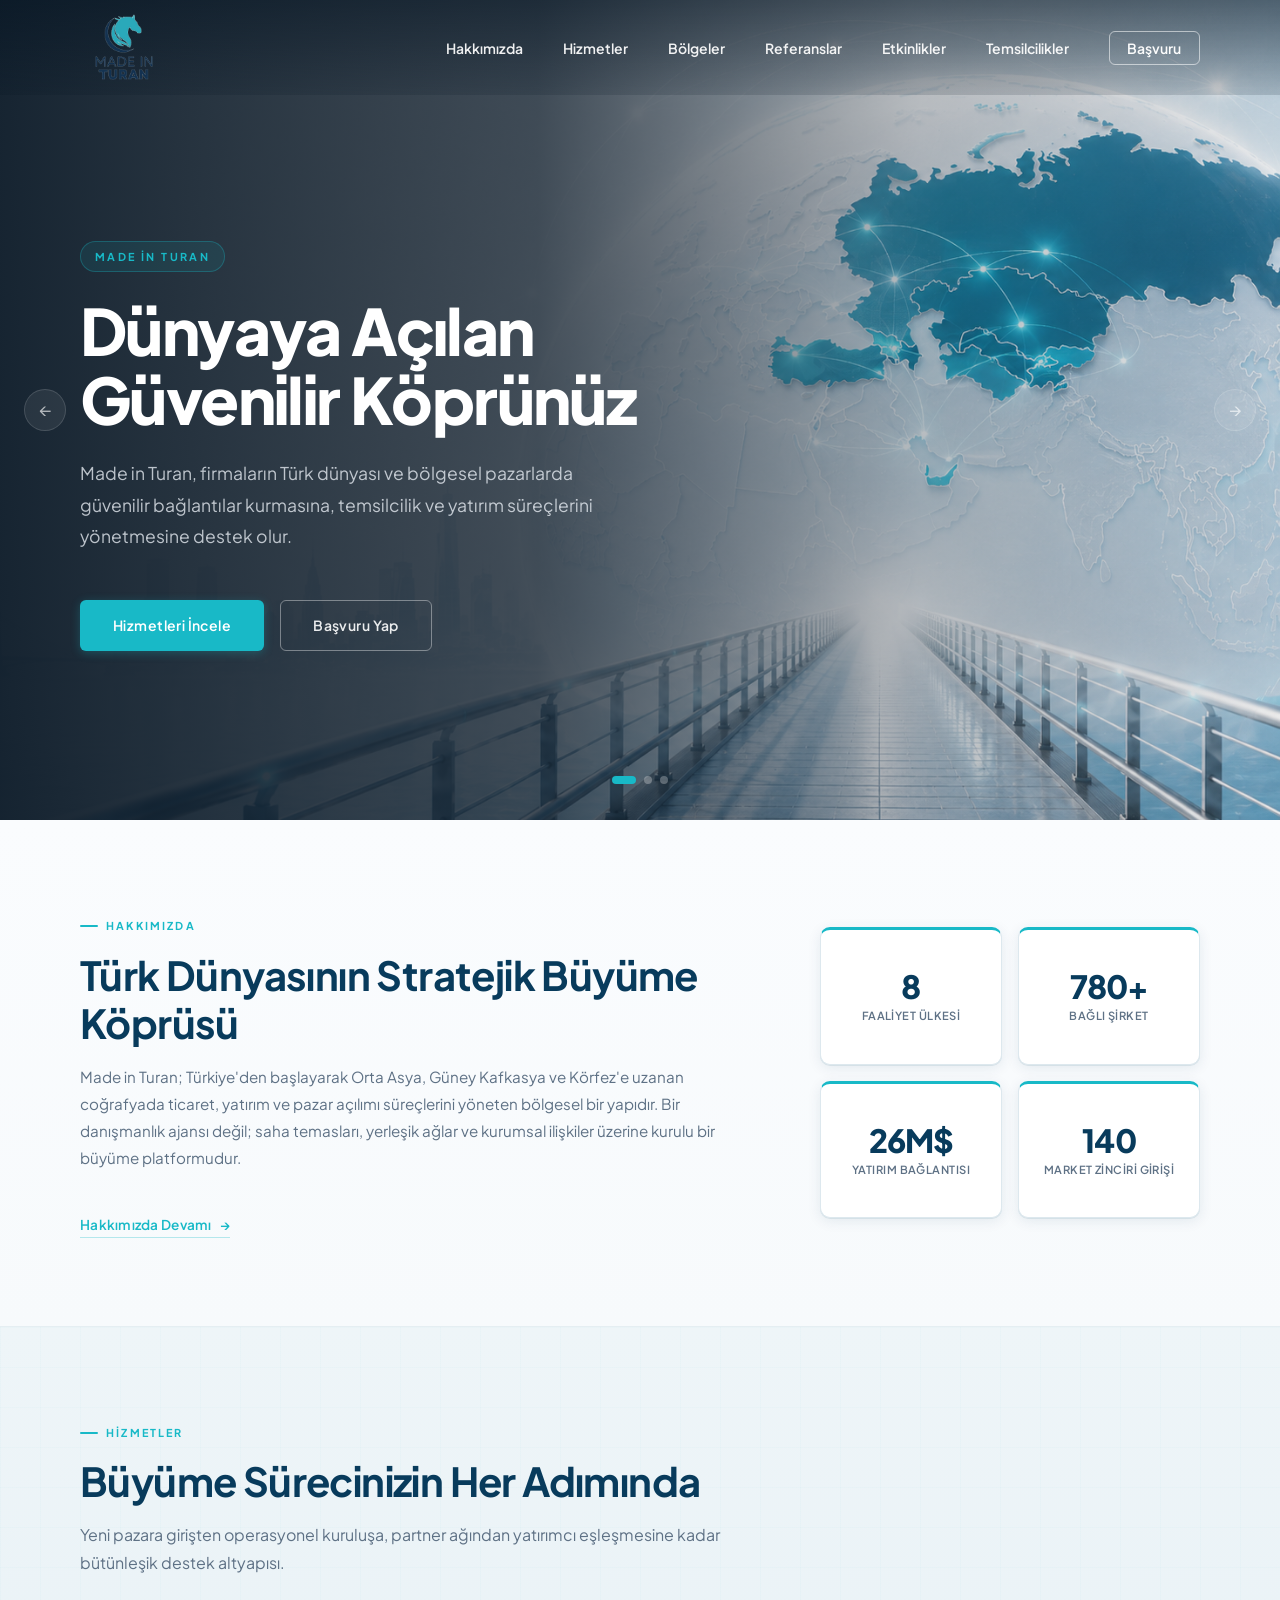
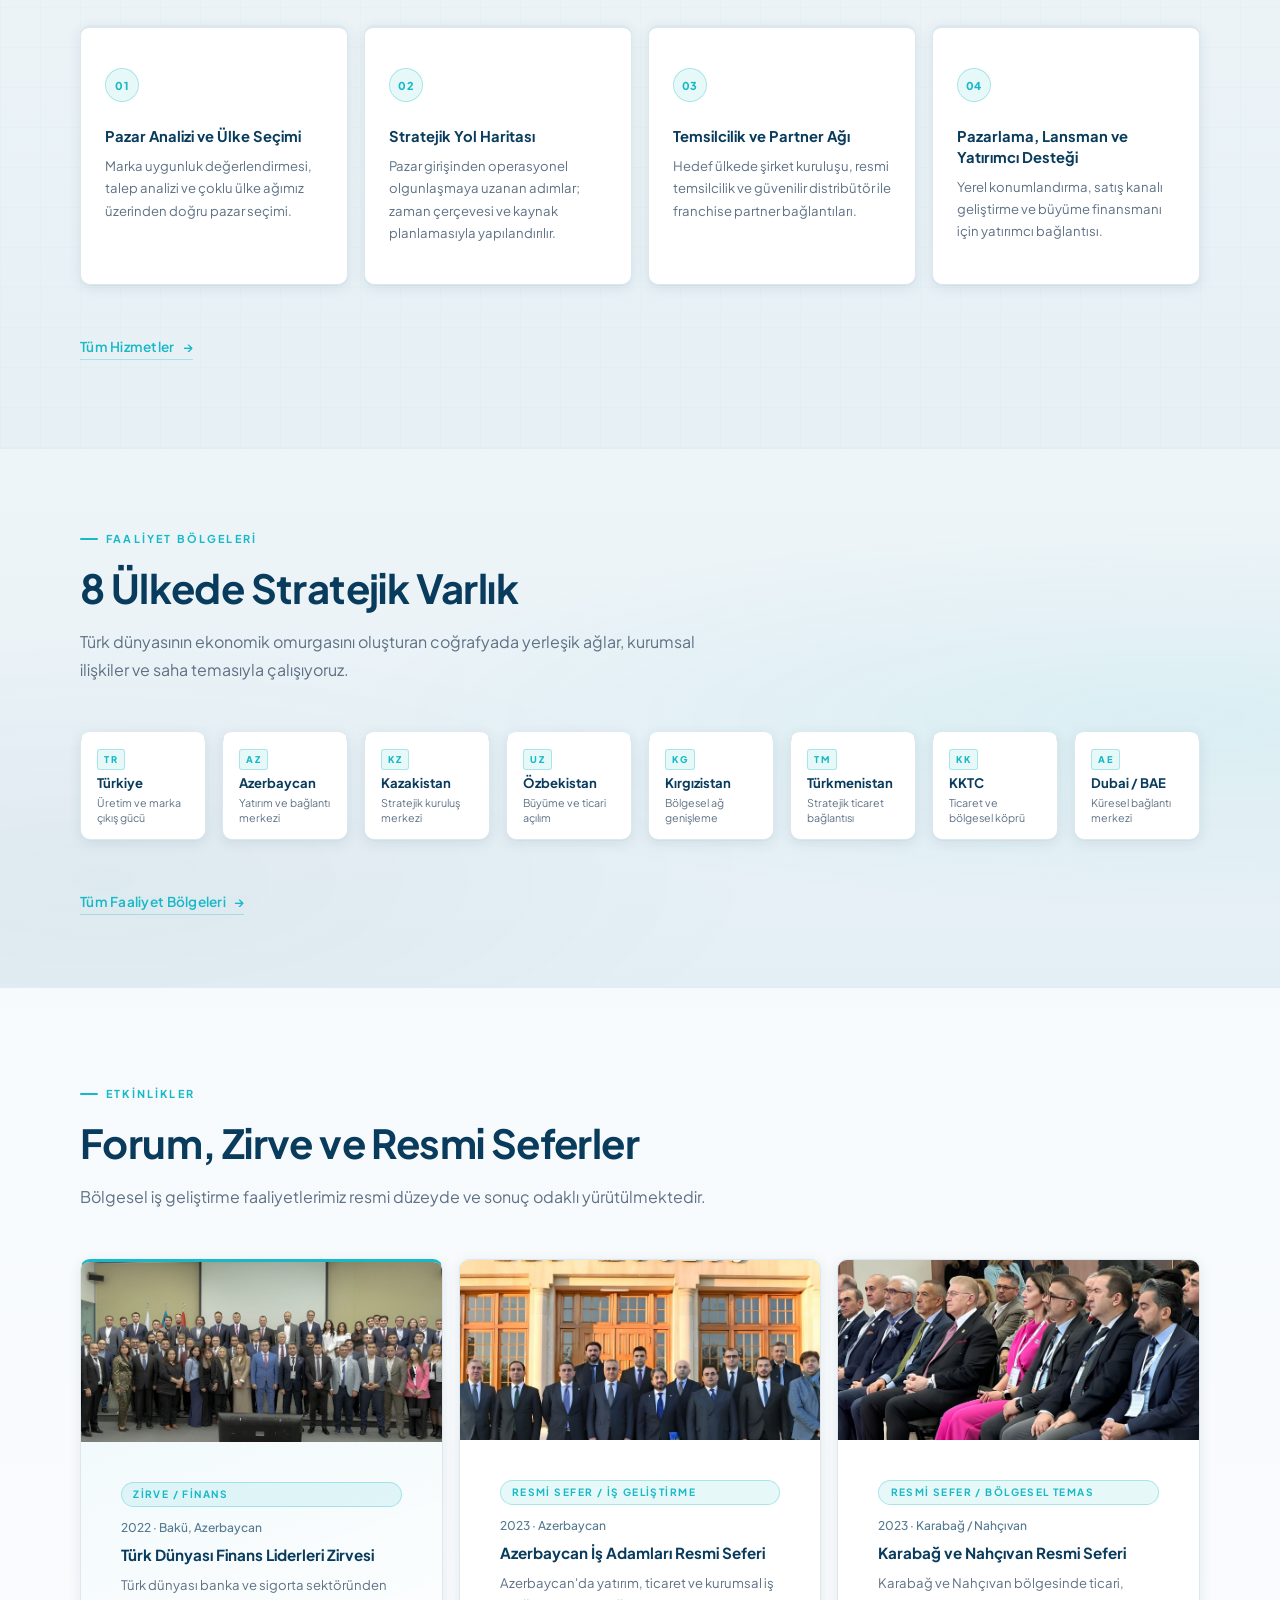
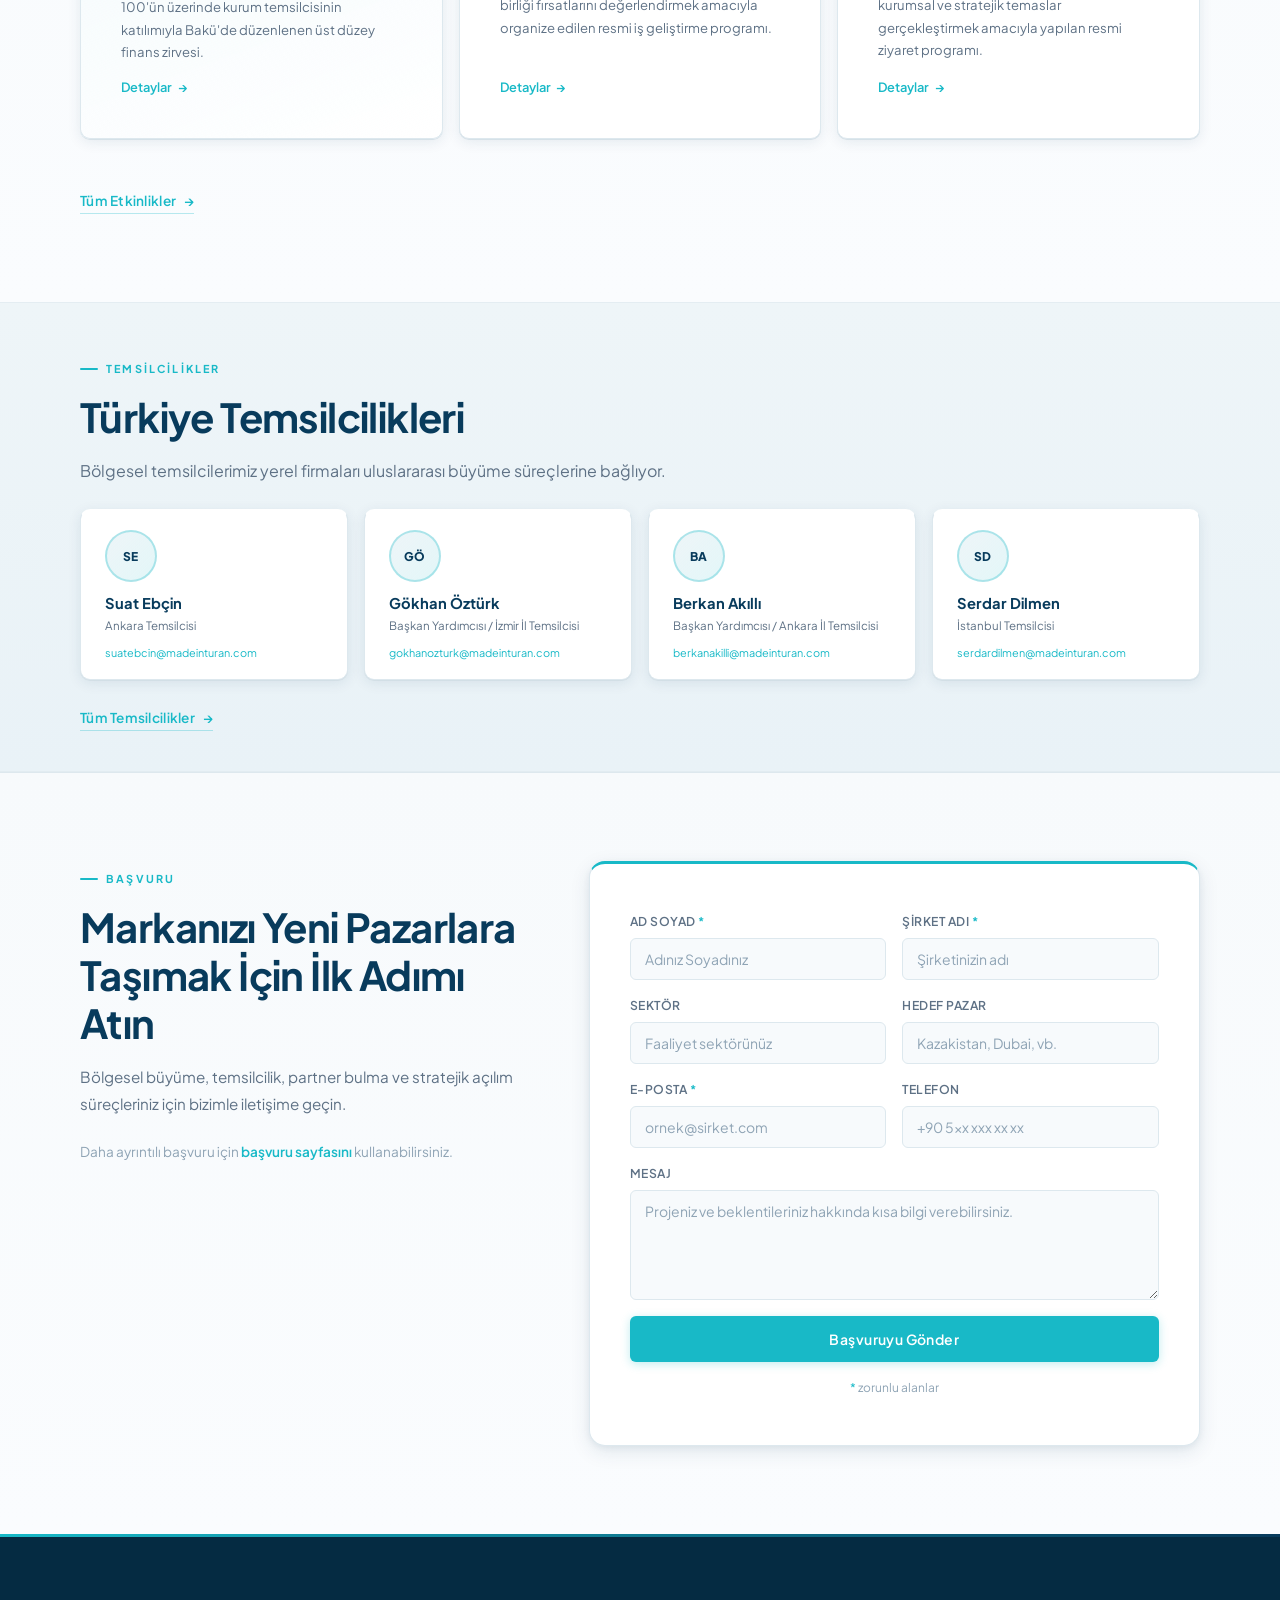
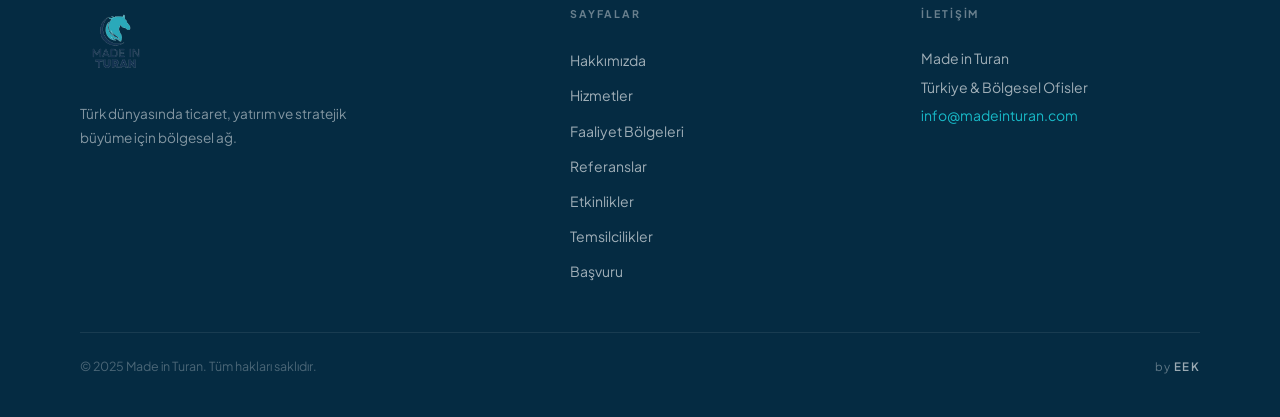
<file: index.html>
<!DOCTYPE html>
<html lang="tr">
<head>
  <meta charset="UTF-8" />
  <meta name="viewport" content="width=device-width, initial-scale=1.0" />
  <meta name="description" content="Made in Turan — Türk dünyasında ticaret, yatırım ve stratejik büyüme ağı. Markaların yeni pazarlara açılması, doğru partnerlerle buluşması ve bölgesel ölçekte sürdürülebilir büyüme kurması için çalışan uluslararası yapı." />
  <meta property="og:title" content="Made in Turan — Türk Dünyasında Stratejik Büyüme Ağı" />
  <meta property="og:description" content="Ticaret, yatırım, pazar açılımı ve stratejik büyüme için bölgesel ağ." />
  <meta property="og:type" content="website" />
  <title>Made in Turan — Türk Dünyasında Ticaret, Yatırım ve Stratejik Büyüme Ağı</title>
  <link rel="preconnect" href="https://fonts.googleapis.com" />
  <link rel="preconnect" href="https://fonts.gstatic.com" crossorigin />
  <link href="https://fonts.googleapis.com/css2?family=Plus+Jakarta+Sans:wght@300;400;500;600;700;800&display=swap" rel="stylesheet" />
  <link rel="stylesheet" href="css/style.css" />
</head>
<body>

  <!-- HEADER -->
  <header class="site-header" id="site-header">
    <div class="header-inner container">
      <a href="index.html" class="header-logo" aria-label="Made in Turan Ana Sayfa">
        <img src="assets/images/madeinturan_logo.png" alt="Made in Turan" class="logo-img" />
      </a>

      <nav class="main-nav" aria-label="Ana navigasyon">
        <ul class="nav-list">
          <li><a href="hakkimizda.html" class="nav-link">Hakkımızda</a></li>
          <li><a href="hizmetler.html" class="nav-link">Hizmetler</a></li>
          <li><a href="faaliyet-bolgeleri.html" class="nav-link">Bölgeler</a></li>
          <li><a href="referanslar.html" class="nav-link">Referanslar</a></li>
          <li><a href="etkinlikler.html" class="nav-link">Etkinlikler</a></li>
          <li><a href="temsilcilikler.html" class="nav-link">Temsilcilikler</a></li>
          <li><a href="basvuru.html" class="nav-link nav-link--cta">Başvuru</a></li>
        </ul>
      </nav>

      <button class="hamburger" id="hamburger" aria-label="Menüyü aç/kapat" aria-expanded="false">
        <span class="hamburger-line"></span>
        <span class="hamburger-line"></span>
        <span class="hamburger-line"></span>
      </button>
    </div>

    <nav class="mobile-nav" id="mobile-nav" aria-hidden="true">
      <ul class="mobile-nav-list">
        <li><a href="hakkimizda.html" class="mobile-nav-link">Hakkımızda</a></li>
        <li><a href="hizmetler.html" class="mobile-nav-link">Hizmetler</a></li>
        <li><a href="faaliyet-bolgeleri.html" class="mobile-nav-link">Bölgeler</a></li>
        <li><a href="referanslar.html" class="mobile-nav-link">Referanslar</a></li>
        <li><a href="etkinlikler.html" class="mobile-nav-link">Etkinlikler</a></li>
        <li><a href="temsilcilikler.html" class="mobile-nav-link">Temsilcilikler</a></li>
        <li><a href="basvuru.html" class="mobile-nav-link mobile-nav-link--cta">Başvuru</a></li>
      </ul>
    </nav>
  </header>

  <main>

    <!-- 1. HERO — Duyuru slider (3 slide) -->
    <section class="hero" id="hero">

      <div class="hero-slider" id="hero-slider" role="region" aria-label="Duyuru slaytları" aria-live="polite">

        <!-- SLIDE 1 — Kurumsal tanıtım -->
        <div class="hero-slide hero-slide--s1 active" role="group" aria-label="Slayt 1 / 3">
          <div class="hero-content container">
            <div class="hero-layout">
              <div class="hero-text">
                <span class="hero-eyebrow">Made in Turan</span>
                <h1 class="hero-title">Dünyaya Açılan Güvenilir Köprünüz</h1>
                <p class="hero-subtitle">Made in Turan, firmaların Türk dünyası ve bölgesel pazarlarda güvenilir bağlantılar kurmasına, temsilcilik ve yatırım süreçlerini yönetmesine destek olur.</p>
                <div class="hero-actions">
                  <a href="hizmetler.html" class="btn btn--primary">Hizmetleri İncele</a>
                  <a href="basvuru.html" class="btn btn--outline">Başvuru Yap</a>
                </div>
              </div>
            </div>
          </div>
        </div>

        <!-- SLIDE 2 — Etkinlik (görsel: made-in-turan-hero-slider-02.webp) -->
        <div class="hero-slide hero-slide--s2" role="group" aria-label="Slayt 2 / 3">
          <div class="hero-content container">
            <div class="hero-layout">
              <div class="hero-text">
                <span class="hero-eyebrow">Etkinlik</span>
                <h1 class="hero-title">Türk Dünyası Finans Liderleri Zirvesi</h1>
                <p class="hero-subtitle">Bölgenin finans ve yatırım liderlerini bir araya getiren üst düzey forum ve iş geliştirme süreci.</p>
                <div class="hero-actions">
                  <a href="etkinlikler.html" class="btn btn--primary">Etkinlikleri İncele</a>
                  <a href="basvuru.html" class="btn btn--outline">Başvuru Yap</a>
                </div>
              </div>
            </div>
          </div>
        </div>

        <!-- SLIDE 3 — Faaliyet Bölgeleri (görsel: hero-slider-03-faaliyet-bolgeleri.webp gelince .hero-slide--s3 background-image güncellenir) -->
        <div class="hero-slide hero-slide--s3" role="group" aria-label="Slayt 3 / 3">
          <div class="hero-content container">
            <div class="hero-layout">
              <div class="hero-text">
                <span class="hero-eyebrow">Faaliyet Bölgeleri</span>
                <h1 class="hero-title">8 Ülkede Stratejik Varlık</h1>
                <p class="hero-subtitle">Türkiye'den Orta Asya'ya uzanan bölgede saha teması, yerel partner ağı ve kurumsal ilişki yönetimiyle çalışıyoruz.</p>
                <div class="hero-actions">
                  <a href="faaliyet-bolgeleri.html" class="btn btn--primary">Bölgeleri İncele</a>
                  <a href="basvuru.html" class="btn btn--outline">İletişime Geç</a>
                </div>
              </div>
            </div>
          </div>
        </div>

      </div><!-- /.hero-slider -->

      <!-- Dots -->
      <div class="hero-dots" role="tablist" aria-label="Slayt kontrolü">
        <button class="hero-dot active" role="tab" aria-selected="true" aria-label="Slayt 1" data-slide="0"></button>
        <button class="hero-dot" role="tab" aria-selected="false" aria-label="Slayt 2" data-slide="1"></button>
        <button class="hero-dot" role="tab" aria-selected="false" aria-label="Slayt 3" data-slide="2"></button>
      </div>

      <!-- Oklar -->
      <button class="hero-arrow hero-arrow--prev" aria-label="Önceki slayt" id="hero-prev">&#8592;</button>
      <button class="hero-arrow hero-arrow--next" aria-label="Sonraki slayt" id="hero-next">&#8594;</button>

    </section>

    <!-- 2+3. STRATEJİK BÜYÜME KÖPRÜSÜ + RAKAMLAR -->
    <section class="section hakkimizda" id="hakkimizda">
      <div class="container">
        <div class="kopru-grid">
          <div class="kopru-text reveal">
            <span class="section-label">Hakkımızda</span>
            <h2 class="section-title">Türk Dünyasının Stratejik Büyüme Köprüsü</h2>
            <p class="about-summary">
              Made in Turan; Türkiye'den başlayarak Orta Asya, Güney Kafkasya ve Körfez'e uzanan
              coğrafyada ticaret, yatırım ve pazar açılımı süreçlerini yöneten bölgesel bir yapıdır.
              Bir danışmanlık ajansı değil; saha temasları, yerleşik ağlar ve kurumsal ilişkiler
              üzerine kurulu bir büyüme platformudur.
            </p>
            <a href="hakkimizda.html" class="section-more">Hakkımızda Devamı</a>
          </div>

          <div class="kopru-stats">
            <div class="stat-card reveal">
              <span class="stat-number">8</span>
              <span class="stat-label">Faaliyet Ülkesi</span>
            </div>
            <div class="stat-card reveal">
              <span class="stat-number">780+</span>
              <span class="stat-label">Bağlı Şirket</span>
            </div>
            <div class="stat-card reveal">
              <span class="stat-number">26M$</span>
              <span class="stat-label">Yatırım Bağlantısı</span>
            </div>
            <div class="stat-card reveal">
              <span class="stat-number">140</span>
              <span class="stat-label">Market Zinciri Girişi</span>
            </div>
          </div>
        </div>
      </div>
    </section>

    <!-- 4. HİZMETLER — 6 kart, benzer hizmetler birleştirildi -->
    <section class="section hizmetler" id="hizmetler">
      <div class="container">
        <div class="section-header reveal">
          <span class="section-label">Hizmetler</span>
          <h2 class="section-title">Büyüme Sürecinizin Her Adımında</h2>
          <p class="section-desc">Yeni pazara girişten operasyonel kuruluşa, partner ağından yatırımcı eşleşmesine kadar bütünleşik destek altyapısı.</p>
        </div>

        <div class="services-grid services-grid--home">
          <article class="service-card reveal">
            <div class="service-card-inner">
              <span class="service-number">01</span>
              <h3 class="service-title">Pazar Analizi ve Ülke Seçimi</h3>
              <p class="service-desc">Marka uygunluk değerlendirmesi, talep analizi ve çoklu ülke ağımız üzerinden doğru pazar seçimi.</p>
            </div>
          </article>

          <article class="service-card reveal">
            <div class="service-card-inner">
              <span class="service-number">02</span>
              <h3 class="service-title">Stratejik Yol Haritası</h3>
              <p class="service-desc">Pazar girişinden operasyonel olgunlaşmaya uzanan adımlar; zaman çerçevesi ve kaynak planlamasıyla yapılandırılır.</p>
            </div>
          </article>

          <article class="service-card reveal">
            <div class="service-card-inner">
              <span class="service-number">03</span>
              <h3 class="service-title">Temsilcilik ve Partner Ağı</h3>
              <p class="service-desc">Hedef ülkede şirket kuruluşu, resmi temsilcilik ve güvenilir distribütör ile franchise partner bağlantıları.</p>
            </div>
          </article>

          <article class="service-card reveal">
            <div class="service-card-inner">
              <span class="service-number">04</span>
              <h3 class="service-title">Pazarlama, Lansman ve Yatırımcı Desteği</h3>
              <p class="service-desc">Yerel konumlandırma, satış kanalı geliştirme ve büyüme finansmanı için yatırımcı bağlantısı.</p>
            </div>
          </article>
        </div>

        <div style="margin-top: var(--space-xl);">
          <a href="hizmetler.html" class="section-more reveal">Tüm Hizmetler</a>
        </div>
      </div>
    </section>

    <!-- 5. FAALİYET BÖLGELERİ — yatay şerit, mobilde kaydırılabilir -->
    <section class="section bolgeler" id="bolgeler">
      <div class="container">
        <div class="section-header reveal">
          <span class="section-label">Faaliyet Bölgeleri</span>
          <h2 class="section-title">8 Ülkede Stratejik Varlık</h2>
          <p class="section-desc">Türk dünyasının ekonomik omurgasını oluşturan coğrafyada yerleşik ağlar, kurumsal ilişkiler ve saha temasıyla çalışıyoruz.</p>
        </div>

        <div class="regions-strip-wrap">
          <div class="regions-strip">
            <a href="faaliyet-bolgeleri.html" class="region-chip reveal">
              <span class="region-chip-tag">TR</span>
              <span class="region-chip-name">Türkiye</span>
              <span class="region-chip-role">Üretim ve marka çıkış gücü</span>
            </a>
            <a href="faaliyet-bolgeleri.html" class="region-chip reveal">
              <span class="region-chip-tag">AZ</span>
              <span class="region-chip-name">Azerbaycan</span>
              <span class="region-chip-role">Yatırım ve bağlantı merkezi</span>
            </a>
            <a href="faaliyet-bolgeleri.html" class="region-chip reveal">
              <span class="region-chip-tag">KZ</span>
              <span class="region-chip-name">Kazakistan</span>
              <span class="region-chip-role">Stratejik kuruluş merkezi</span>
            </a>
            <a href="faaliyet-bolgeleri.html" class="region-chip reveal">
              <span class="region-chip-tag">UZ</span>
              <span class="region-chip-name">Özbekistan</span>
              <span class="region-chip-role">Büyüme ve ticari açılım</span>
            </a>
            <a href="faaliyet-bolgeleri.html" class="region-chip reveal">
              <span class="region-chip-tag">KG</span>
              <span class="region-chip-name">Kırgızistan</span>
              <span class="region-chip-role">Bölgesel ağ genişleme</span>
            </a>
            <a href="faaliyet-bolgeleri.html" class="region-chip reveal">
              <span class="region-chip-tag">TM</span>
              <span class="region-chip-name">Türkmenistan</span>
              <span class="region-chip-role">Stratejik ticaret bağlantısı</span>
            </a>
            <a href="faaliyet-bolgeleri.html" class="region-chip reveal">
              <span class="region-chip-tag">KK</span>
              <span class="region-chip-name">KKTC</span>
              <span class="region-chip-role">Ticaret ve bölgesel köprü</span>
            </a>
            <a href="faaliyet-bolgeleri.html" class="region-chip reveal">
              <span class="region-chip-tag">AE</span>
              <span class="region-chip-name">Dubai / BAE</span>
              <span class="region-chip-role">Küresel bağlantı merkezi</span>
            </a>
          </div>
        </div>

        <div style="margin-top: var(--space-xl);">
          <a href="faaliyet-bolgeleri.html" class="section-more reveal">Tüm Faaliyet Bölgeleri</a>
        </div>
      </div>
    </section>

    <!-- 6. SON 3 ETKİNLİK — görsel alanı ile -->
    <section class="section etkinlikler" id="etkinlikler">
      <div class="container">
        <div class="section-header reveal">
          <span class="section-label">Etkinlikler</span>
          <h2 class="section-title">Forum, Zirve ve Resmi Seferler</h2>
          <p class="section-desc">Bölgesel iş geliştirme faaliyetlerimiz resmi düzeyde ve sonuç odaklı yürütülmektedir.</p>
        </div>

        <div class="events-grid">
          <article class="event-card event-card--featured reveal">
            <div class="event-card-image event-img--zirve">
              <img src="assets/images/events/turk-dunyasi-finans-liderleri-zirvesi-2022-baku.jpg" alt="Türk Dünyası Finans Liderleri Zirvesi" loading="lazy" />
            </div>
            <div class="event-card-inner">
              <span class="event-tag">Zirve / Finans</span>
              <p class="event-meta">2022 · Bakü, Azerbaycan</p>
              <h3 class="event-title">Türk Dünyası Finans Liderleri Zirvesi</h3>
              <p class="event-desc">Türk dünyası banka ve sigorta sektöründen 100'ün üzerinde kurum temsilcisinin katılımıyla Bakü'de düzenlenen üst düzey finans zirvesi.</p>
              <a href="etkinlik-detay.html?event=turk-dunyasi-finans-liderleri-zirvesi-2022-baku" class="event-detail-link">Detaylar</a>
            </div>
          </article>

          <article class="event-card reveal">
            <div class="event-card-image event-img--sefer">
              <img src="assets/images/events/azerbaycan-is-adamlari-resmi-seferi.jpg" alt="Azerbaycan İş Adamları Resmi Seferi" loading="lazy" />
            </div>
            <div class="event-card-inner">
              <span class="event-tag">Resmi Sefer / İş Geliştirme</span>
              <p class="event-meta">2023 · Azerbaycan</p>
              <h3 class="event-title">Azerbaycan İş Adamları Resmi Seferi</h3>
              <p class="event-desc">Azerbaycan'da yatırım, ticaret ve kurumsal iş birliği fırsatlarını değerlendirmek amacıyla organize edilen resmi iş geliştirme programı.</p>
              <a href="etkinlik-detay.html?event=azerbaycan-is-adamlari-resmi-seferi-2023" class="event-detail-link">Detaylar</a>
            </div>
          </article>

          <article class="event-card reveal">
            <div class="event-card-image">
              <img src="assets/images/events/karabag-nahcivan-resmi-seferi.jpg" alt="Karabağ ve Nahçıvan Resmi Seferi" loading="lazy" />
            </div>
            <div class="event-card-inner">
              <span class="event-tag">Resmi Sefer / Bölgesel Temas</span>
              <p class="event-meta">2023 · Karabağ / Nahçıvan</p>
              <h3 class="event-title">Karabağ ve Nahçıvan Resmi Seferi</h3>
              <p class="event-desc">Karabağ ve Nahçıvan bölgesinde ticari, kurumsal ve stratejik temaslar gerçekleştirmek amacıyla yapılan resmi ziyaret programı.</p>
              <a href="etkinlik-detay.html?event=karabag-nahcivan-resmi-seferi-2023" class="event-detail-link">Detaylar</a>
            </div>
          </article>
        </div>

        <div style="margin-top: var(--space-xl);">
          <a href="etkinlikler.html" class="section-more reveal">Tüm Etkinlikler</a>
        </div>
      </div>
    </section>

    <!-- 7. TEMSİLCİLİKLER — yatay kaydırılabilir kart şeridi -->
    <section class="section temsilcilikler" id="temsilcilikler">
      <div class="container">
        <div class="section-header reveal">
          <span class="section-label">Temsilcilikler</span>
          <h2 class="section-title">Türkiye Temsilcilikleri</h2>
          <p class="section-desc">Bölgesel temsilcilerimiz yerel firmaları uluslararası büyüme süreçlerine bağlıyor.</p>
        </div>

        <div class="reps-strip-wrap">
          <div class="reps-strip">
            <article class="rep-strip-card reveal">
              <div class="rep-strip-avatar" aria-hidden="true">SE</div>
              <div class="rep-strip-info">
                <strong class="rep-strip-name">Suat Ebçin</strong>
                <span class="rep-strip-title">Ankara Temsilcisi</span>
                <a href="mailto:suatebcin@madeinturan.com" class="rep-strip-email">suatebcin@madeinturan.com</a>
              </div>
            </article>

            <article class="rep-strip-card reveal">
              <div class="rep-strip-avatar" aria-hidden="true">GÖ</div>
              <div class="rep-strip-info">
                <strong class="rep-strip-name">Gökhan Öztürk</strong>
                <span class="rep-strip-title">Başkan Yardımcısı / İzmir İl Temsilcisi</span>
                <a href="mailto:gokhanozturk@madeinturan.com" class="rep-strip-email">gokhanozturk@madeinturan.com</a>
              </div>
            </article>

            <article class="rep-strip-card reveal">
              <div class="rep-strip-avatar" aria-hidden="true">BA</div>
              <div class="rep-strip-info">
                <strong class="rep-strip-name">Berkan Akıllı</strong>
                <span class="rep-strip-title">Başkan Yardımcısı / Ankara İl Temsilcisi</span>
                <a href="mailto:berkanakilli@madeinturan.com" class="rep-strip-email">berkanakilli@madeinturan.com</a>
              </div>
            </article>

            <article class="rep-strip-card reveal">
              <div class="rep-strip-avatar" aria-hidden="true">SD</div>
              <div class="rep-strip-info">
                <strong class="rep-strip-name">Serdar Dilmen</strong>
                <span class="rep-strip-title">İstanbul Temsilcisi</span>
                <a href="mailto:serdardilmen@madeinturan.com" class="rep-strip-email">serdardilmen@madeinturan.com</a>
              </div>
            </article>
          </div>
        </div>

        <div style="margin-top: var(--space-md);">
          <a href="temsilcilikler.html" class="section-more reveal">Tüm Temsilcilikler</a>
        </div>
      </div>
    </section>

    <!-- 8. BAŞVURU / İLETİŞİM FORMU -->
    <section class="section basvuru" id="basvuru">
      <div class="container">
        <div class="apply-grid">
          <div class="apply-content reveal">
            <span class="section-label">Başvuru</span>
            <h2 class="section-title">Markanızı Yeni Pazarlara Taşımak İçin İlk Adımı Atın</h2>
            <p class="apply-desc">Bölgesel büyüme, temsilcilik, partner bulma ve stratejik açılım süreçleriniz için bizimle iletişime geçin.</p>
            <p style="margin-top: var(--space-md); font-size: 0.85rem; color: var(--color-text-faint);">
              Daha ayrıntılı başvuru için
              <a href="basvuru.html" style="color: var(--color-accent); font-weight: 600;">başvuru sayfasını</a>
              kullanabilirsiniz.
            </p>
          </div>

          <div class="apply-form-wrap reveal">
            <form
              class="apply-form"
              action="https://formspree.io/f/YOUR_FORM_ID"
              method="POST"
              id="apply-form"
              novalidate
            >
              <div class="form-row">
                <div class="form-group">
                  <label for="ad-soyad" class="form-label">Ad Soyad <span class="required" aria-hidden="true">*</span></label>
                  <input type="text" id="ad-soyad" name="ad_soyad" class="form-input" placeholder="Adınız Soyadınız" required />
                </div>
                <div class="form-group">
                  <label for="sirket" class="form-label">Şirket Adı <span class="required" aria-hidden="true">*</span></label>
                  <input type="text" id="sirket" name="sirket_adi" class="form-input" placeholder="Şirketinizin adı" required />
                </div>
              </div>

              <div class="form-row">
                <div class="form-group">
                  <label for="sektor" class="form-label">Sektör</label>
                  <input type="text" id="sektor" name="sektor" class="form-input" placeholder="Faaliyet sektörünüz" />
                </div>
                <div class="form-group">
                  <label for="hedef-pazar" class="form-label">Hedef Pazar</label>
                  <input type="text" id="hedef-pazar" name="hedef_pazar" class="form-input" placeholder="Kazakistan, Dubai, vb." />
                </div>
              </div>

              <div class="form-row">
                <div class="form-group">
                  <label for="eposta" class="form-label">E-posta <span class="required" aria-hidden="true">*</span></label>
                  <input type="email" id="eposta" name="email" class="form-input" placeholder="ornek@sirket.com" required />
                </div>
                <div class="form-group">
                  <label for="telefon" class="form-label">Telefon</label>
                  <input type="tel" id="telefon" name="telefon" class="form-input" placeholder="+90 5xx xxx xx xx" />
                </div>
              </div>

              <div class="form-group">
                <label for="mesaj" class="form-label">Mesaj</label>
                <textarea id="mesaj" name="mesaj" class="form-input form-textarea" rows="4" placeholder="Projeniz ve beklentileriniz hakkında kısa bilgi verebilirsiniz."></textarea>
              </div>

              <button type="submit" class="btn btn--primary btn--full">Başvuruyu Gönder</button>
              <p class="form-note"><span class="required">*</span> zorunlu alanlar</p>
            </form>
          </div>
        </div>
      </div>
    </section>

  </main>

  <!-- FOOTER -->
  <footer class="site-footer">
    <div class="container">
      <div class="footer-grid">
        <div class="footer-brand">
          <a href="index.html" class="footer-logo-link" aria-label="Made in Turan Ana Sayfa">
            <img src="assets/images/madeinturan_logo.png" alt="Made in Turan" class="footer-logo-img" />
          </a>
          <p class="footer-tagline">Türk dünyasında ticaret, yatırım ve stratejik büyüme için bölgesel ağ.</p>
        </div>

        <nav class="footer-nav" aria-label="Footer navigasyon">
          <h4 class="footer-nav-title">Sayfalar</h4>
          <ul class="footer-nav-list">
            <li><a href="hakkimizda.html" class="footer-nav-link">Hakkımızda</a></li>
            <li><a href="hizmetler.html" class="footer-nav-link">Hizmetler</a></li>
            <li><a href="faaliyet-bolgeleri.html" class="footer-nav-link">Faaliyet Bölgeleri</a></li>
            <li><a href="referanslar.html" class="footer-nav-link">Referanslar</a></li>
            <li><a href="etkinlikler.html" class="footer-nav-link">Etkinlikler</a></li>
            <li><a href="temsilcilikler.html" class="footer-nav-link">Temsilcilikler</a></li>
            <li><a href="basvuru.html" class="footer-nav-link">Başvuru</a></li>
          </ul>
        </nav>

        <div class="footer-contact">
          <h4 class="footer-nav-title">İletişim</h4>
          <address class="footer-address">
            <p>Made in Turan</p>
            <p>Türkiye &amp; Bölgesel Ofisler</p>
            <a href="mailto:info@madeinturan.com" class="footer-contact-link">info@madeinturan.com</a>
          </address>
        </div>
      </div>

      <div class="footer-bottom">
        <p class="footer-copy">&copy; 2025 Made in Turan. Tüm hakları saklıdır.</p>
        <div class="eek-signature" aria-label="Designed by EEK">by <span>EEK</span></div>
      </div>
    </div>
  </footer>

  <script src="js/main.js"></script>
</body>
</html>
</file>
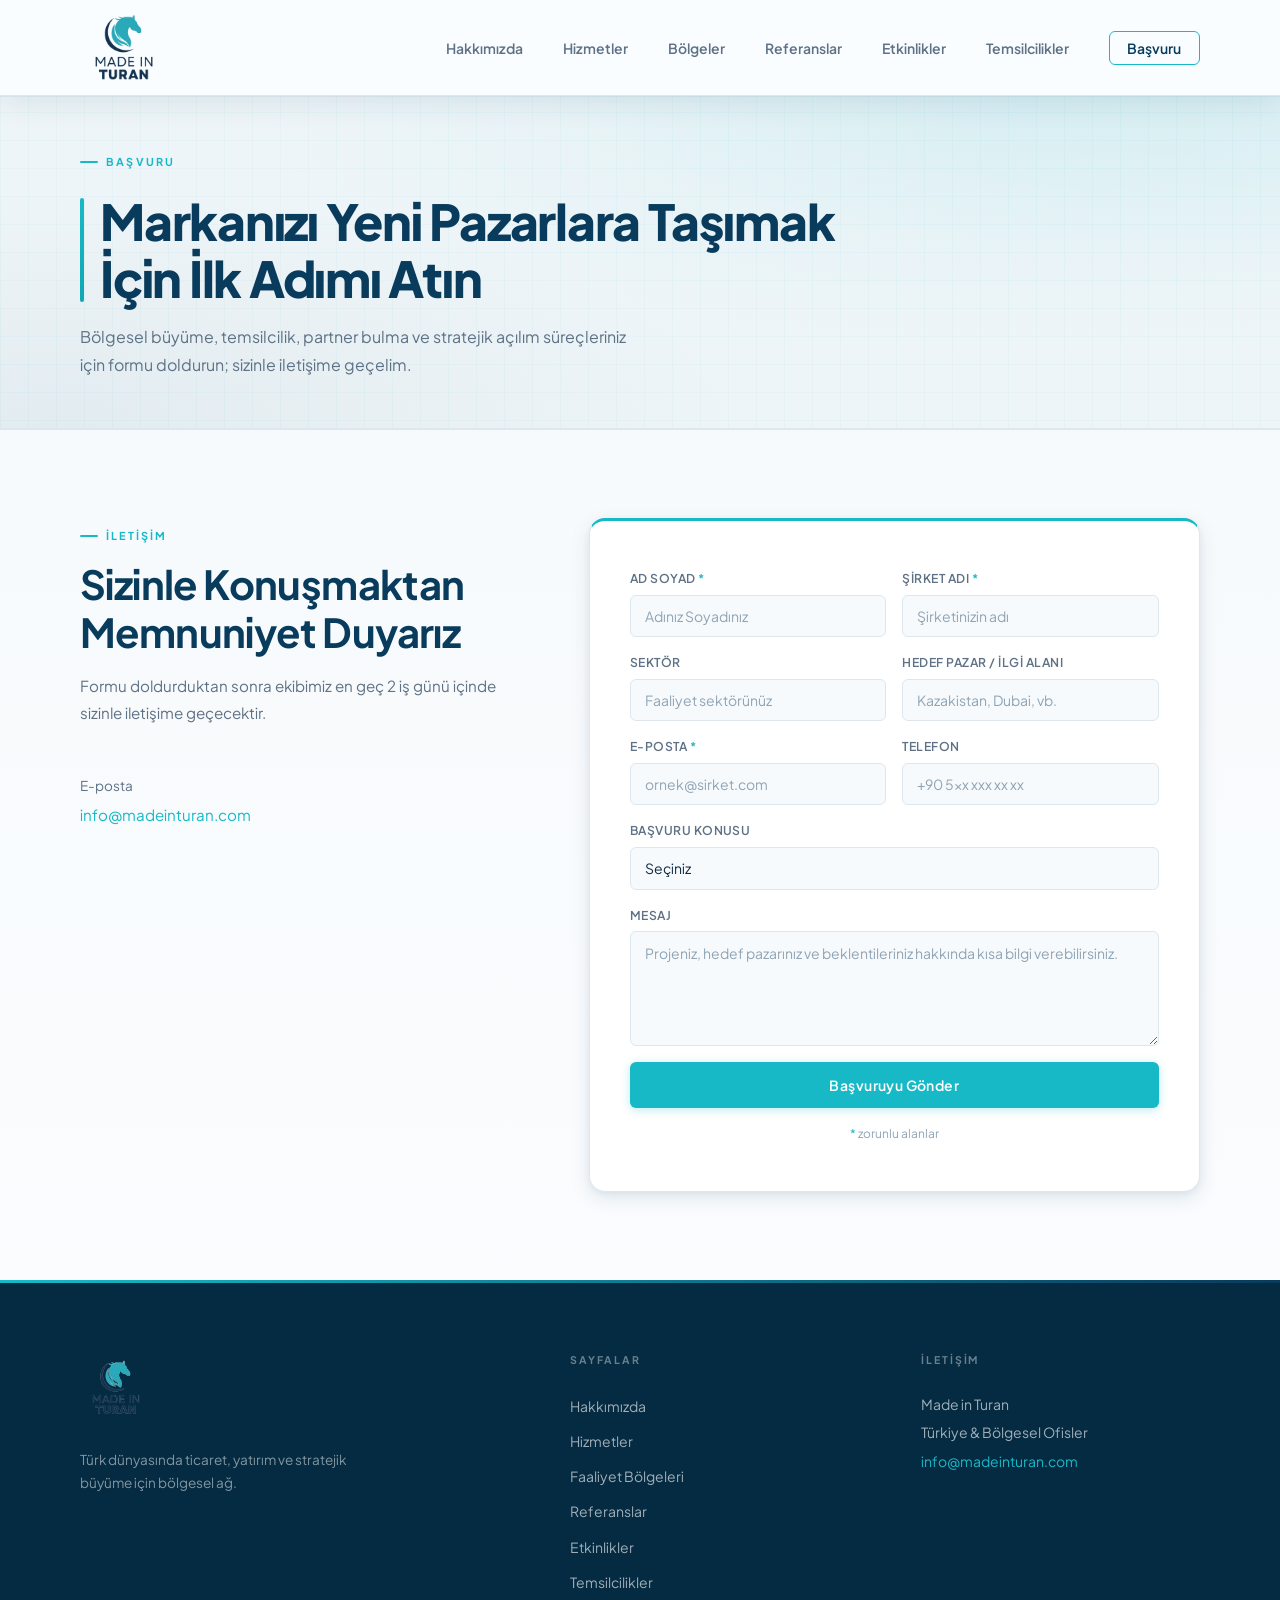
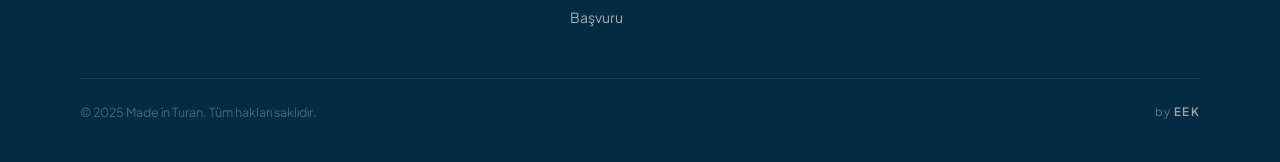
<file: basvuru.html>
<!DOCTYPE html>
<html lang="tr">
<head>
  <meta charset="UTF-8" />
  <meta name="viewport" content="width=device-width, initial-scale=1.0" />
  <meta name="description" content="Made in Turan başvuru formu — Bölgesel büyüme, temsilcilik, partner bulma ve stratejik açılım süreçleri için iletişime geçin." />
  <meta property="og:title" content="Başvuru — Made in Turan" />
  <meta property="og:type" content="website" />
  <title>Başvuru — Made in Turan</title>
  <link rel="preconnect" href="https://fonts.googleapis.com" />
  <link rel="preconnect" href="https://fonts.gstatic.com" crossorigin />
  <link href="https://fonts.googleapis.com/css2?family=Plus+Jakarta+Sans:wght@300;400;500;600;700;800&display=swap" rel="stylesheet" />
  <link rel="stylesheet" href="css/style.css" />
</head>
<body>

  <!-- HEADER -->
  <header class="site-header" id="site-header">
    <div class="header-inner container">
      <a href="index.html" class="header-logo" aria-label="Made in Turan Ana Sayfa">
        <img src="assets/images/madeinturan_logo.png" alt="Made in Turan" class="logo-img" />
      </a>

      <nav class="main-nav" aria-label="Ana navigasyon">
        <ul class="nav-list">
          <li><a href="hakkimizda.html" class="nav-link">Hakkımızda</a></li>
          <li><a href="hizmetler.html" class="nav-link">Hizmetler</a></li>
          <li><a href="faaliyet-bolgeleri.html" class="nav-link">Bölgeler</a></li>
          <li><a href="referanslar.html" class="nav-link">Referanslar</a></li>
          <li><a href="etkinlikler.html" class="nav-link">Etkinlikler</a></li>
          <li><a href="temsilcilikler.html" class="nav-link">Temsilcilikler</a></li>
          <li><a href="basvuru.html" class="nav-link nav-link--cta">Başvuru</a></li>
        </ul>
      </nav>

      <button class="hamburger" id="hamburger" aria-label="Menüyü aç/kapat" aria-expanded="false">
        <span class="hamburger-line"></span>
        <span class="hamburger-line"></span>
        <span class="hamburger-line"></span>
      </button>
    </div>

    <nav class="mobile-nav" id="mobile-nav" aria-hidden="true">
      <ul class="mobile-nav-list">
        <li><a href="hakkimizda.html" class="mobile-nav-link">Hakkımızda</a></li>
        <li><a href="hizmetler.html" class="mobile-nav-link">Hizmetler</a></li>
        <li><a href="faaliyet-bolgeleri.html" class="mobile-nav-link">Bölgeler</a></li>
        <li><a href="referanslar.html" class="mobile-nav-link">Referanslar</a></li>
        <li><a href="etkinlikler.html" class="mobile-nav-link">Etkinlikler</a></li>
        <li><a href="temsilcilikler.html" class="mobile-nav-link">Temsilcilikler</a></li>
        <li><a href="basvuru.html" class="mobile-nav-link mobile-nav-link--cta">Başvuru</a></li>
      </ul>
    </nav>
  </header>

  <main>

    <!-- SAYFA HERO -->
    <section class="page-hero">
      <div class="container">
        <span class="section-label reveal">Başvuru</span>
        <h1 class="page-hero-title reveal">Markanızı Yeni Pazarlara Taşımak İçin İlk Adımı Atın</h1>
        <p class="page-hero-desc reveal">Bölgesel büyüme, temsilcilik, partner bulma ve stratejik açılım süreçleriniz için formu doldurun; sizinle iletişime geçelim.</p>
      </div>
    </section>

    <!-- BAŞVURU FORMU -->
    <section class="section basvuru">
      <div class="container">
        <div class="apply-grid">
          <div class="apply-content reveal">
            <span class="section-label">İletişim</span>
            <h2 class="section-title">Sizinle Konuşmaktan Memnuniyet Duyarız</h2>
            <p class="apply-desc">Formu doldurduktan sonra ekibimiz en geç 2 iş günü içinde sizinle iletişime geçecektir.</p>

            <div class="apply-contact-block" style="margin-top: var(--space-xl);">
              <p style="font-size: 0.85rem; color: var(--color-text-muted); margin-bottom: 0.375rem;">E-posta</p>
              <a href="mailto:info@madeinturan.com" style="font-size: 0.95rem; color: var(--color-accent);">info@madeinturan.com</a>
            </div>
          </div>

          <div class="apply-form-wrap reveal">
            <form
              class="apply-form"
              action="https://formspree.io/f/YOUR_FORM_ID"
              method="POST"
              id="apply-form"
              novalidate
            >
              <div class="form-row">
                <div class="form-group">
                  <label for="ad-soyad" class="form-label">Ad Soyad <span class="required" aria-hidden="true">*</span></label>
                  <input type="text" id="ad-soyad" name="ad_soyad" class="form-input" placeholder="Adınız Soyadınız" required />
                </div>
                <div class="form-group">
                  <label for="sirket" class="form-label">Şirket Adı <span class="required" aria-hidden="true">*</span></label>
                  <input type="text" id="sirket" name="sirket_adi" class="form-input" placeholder="Şirketinizin adı" required />
                </div>
              </div>

              <div class="form-row">
                <div class="form-group">
                  <label for="sektor" class="form-label">Sektör</label>
                  <input type="text" id="sektor" name="sektor" class="form-input" placeholder="Faaliyet sektörünüz" />
                </div>
                <div class="form-group">
                  <label for="hedef-pazar" class="form-label">Hedef Pazar / İlgi Alanı</label>
                  <input type="text" id="hedef-pazar" name="hedef_pazar" class="form-input" placeholder="Kazakistan, Dubai, vb." />
                </div>
              </div>

              <div class="form-row">
                <div class="form-group">
                  <label for="eposta" class="form-label">E-posta <span class="required" aria-hidden="true">*</span></label>
                  <input type="email" id="eposta" name="email" class="form-input" placeholder="ornek@sirket.com" required />
                </div>
                <div class="form-group">
                  <label for="telefon" class="form-label">Telefon</label>
                  <input type="tel" id="telefon" name="telefon" class="form-input" placeholder="+90 5xx xxx xx xx" />
                </div>
              </div>

              <div class="form-group">
                <label for="konu" class="form-label">Başvuru Konusu</label>
                <select id="konu" name="konu" class="form-input" style="appearance: none; cursor: pointer;">
                  <option value="">Seçiniz</option>
                  <option value="pazar-girisi">Pazar Girişi ve Büyüme</option>
                  <option value="partner-distributor">Partner / Distribütör Bulma</option>
                  <option value="sirket-kurulumu">Şirket Kurulumu / Temsilcilik</option>
                  <option value="yatirimci-eslesmesi">Yatırımcı Eşleşmesi</option>
                  <option value="franchise">Franchise Yapılanması</option>
                  <option value="etkinlik">Etkinlik / Resmi Sefer Katılımı</option>
                  <option value="temsilcilik-basvurusu">Temsilcilik Başvurusu</option>
                  <option value="diger">Diğer</option>
                </select>
              </div>

              <div class="form-group">
                <label for="mesaj" class="form-label">Mesaj</label>
                <textarea id="mesaj" name="mesaj" class="form-input form-textarea" rows="5" placeholder="Projeniz, hedef pazarınız ve beklentileriniz hakkında kısa bilgi verebilirsiniz."></textarea>
              </div>

              <button type="submit" class="btn btn--primary btn--full">Başvuruyu Gönder</button>
              <p class="form-note"><span class="required">*</span> zorunlu alanlar</p>
            </form>
          </div>
        </div>
      </div>
    </section>

  </main>

  <!-- FOOTER -->
  <footer class="site-footer">
    <div class="container">
      <div class="footer-grid">
        <div class="footer-brand">
          <a href="index.html" class="footer-logo-link" aria-label="Made in Turan Ana Sayfa">
            <img src="assets/images/madeinturan_logo.png" alt="Made in Turan" class="footer-logo-img" />
          </a>
          <p class="footer-tagline">Türk dünyasında ticaret, yatırım ve stratejik büyüme için bölgesel ağ.</p>
        </div>

        <nav class="footer-nav" aria-label="Footer navigasyon">
          <h4 class="footer-nav-title">Sayfalar</h4>
          <ul class="footer-nav-list">
            <li><a href="hakkimizda.html" class="footer-nav-link">Hakkımızda</a></li>
            <li><a href="hizmetler.html" class="footer-nav-link">Hizmetler</a></li>
            <li><a href="faaliyet-bolgeleri.html" class="footer-nav-link">Faaliyet Bölgeleri</a></li>
            <li><a href="referanslar.html" class="footer-nav-link">Referanslar</a></li>
            <li><a href="etkinlikler.html" class="footer-nav-link">Etkinlikler</a></li>
            <li><a href="temsilcilikler.html" class="footer-nav-link">Temsilcilikler</a></li>
            <li><a href="basvuru.html" class="footer-nav-link">Başvuru</a></li>
          </ul>
        </nav>

        <div class="footer-contact">
          <h4 class="footer-nav-title">İletişim</h4>
          <address class="footer-address">
            <p>Made in Turan</p>
            <p>Türkiye &amp; Bölgesel Ofisler</p>
            <a href="mailto:info@madeinturan.com" class="footer-contact-link">info@madeinturan.com</a>
          </address>
        </div>
      </div>

      <div class="footer-bottom">
        <p class="footer-copy">&copy; 2025 Made in Turan. Tüm hakları saklıdır.</p>
        <div class="eek-signature" aria-label="Designed by EEK">by <span>EEK</span></div>
      </div>
    </div>
  </footer>

  <script src="js/main.js"></script>
</body>
</html>
</file>
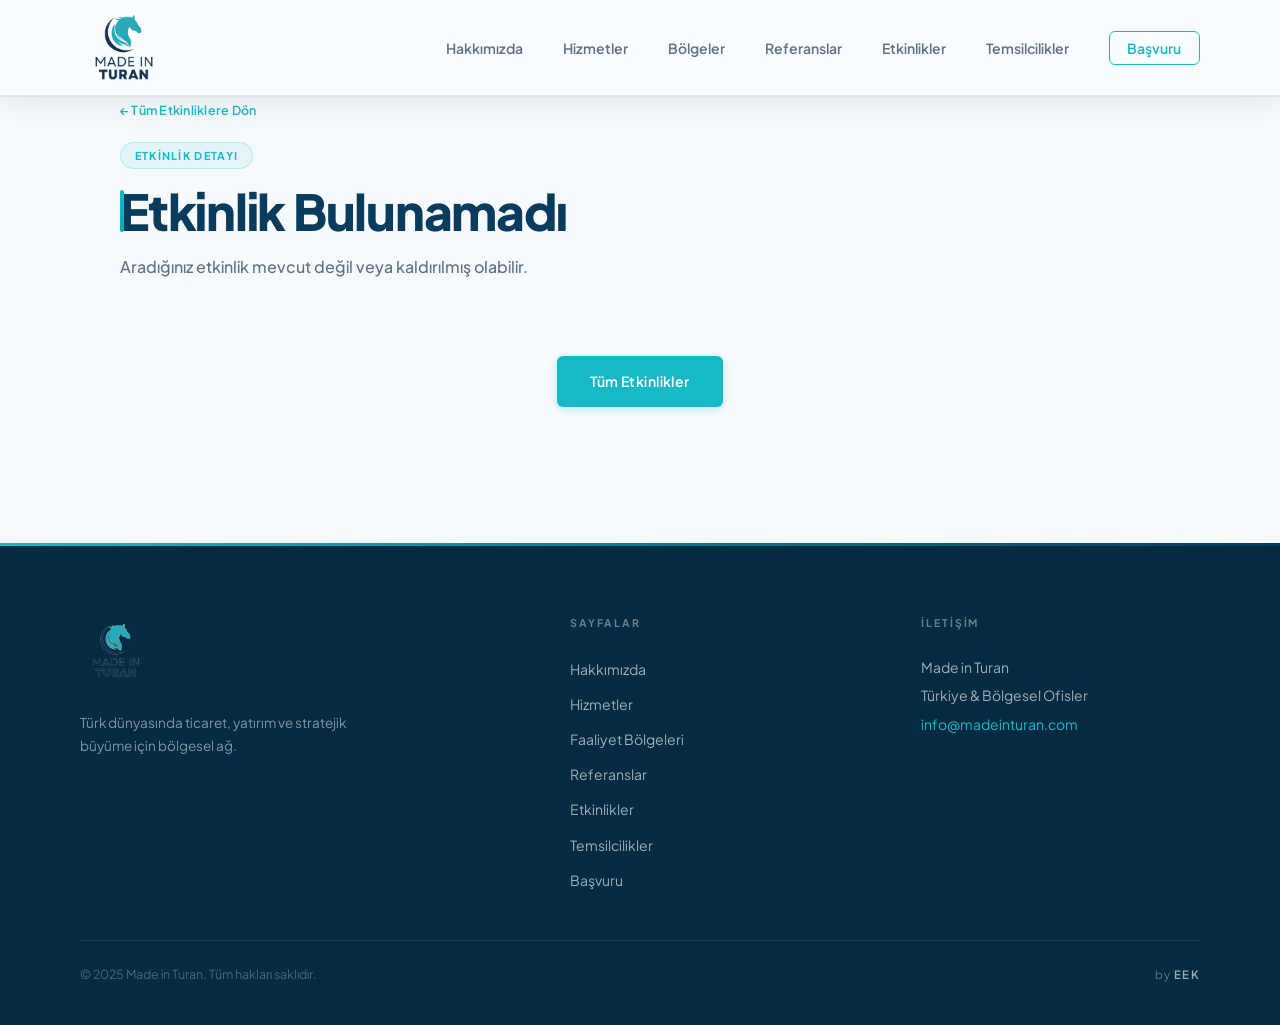
<file: etkinlik-detay.html>
<!DOCTYPE html>
<html lang="tr">
<head>
  <meta charset="UTF-8" />
  <meta name="viewport" content="width=device-width, initial-scale=1.0" />
  <meta name="description" content="Made in Turan etkinlik detayı." />
  <meta property="og:type" content="website" />
  <title>Etkinlik — Made in Turan</title>
  <link rel="preconnect" href="https://fonts.googleapis.com" />
  <link rel="preconnect" href="https://fonts.gstatic.com" crossorigin />
  <link href="https://fonts.googleapis.com/css2?family=Plus+Jakarta+Sans:wght@300;400;500;600;700;800&display=swap" rel="stylesheet" />
  <link rel="stylesheet" href="css/style.css" />
</head>
<body>

  <!-- HEADER -->
  <header class="site-header" id="site-header">
    <div class="header-inner container">
      <a href="index.html" class="header-logo" aria-label="Made in Turan Ana Sayfa">
        <img src="assets/images/madeinturan_logo.png" alt="Made in Turan" class="logo-img" />
      </a>

      <nav class="main-nav" aria-label="Ana navigasyon">
        <ul class="nav-list">
          <li><a href="hakkimizda.html" class="nav-link">Hakkımızda</a></li>
          <li><a href="hizmetler.html" class="nav-link">Hizmetler</a></li>
          <li><a href="faaliyet-bolgeleri.html" class="nav-link">Bölgeler</a></li>
          <li><a href="referanslar.html" class="nav-link">Referanslar</a></li>
          <li><a href="etkinlikler.html" class="nav-link">Etkinlikler</a></li>
          <li><a href="temsilcilikler.html" class="nav-link">Temsilcilikler</a></li>
          <li><a href="basvuru.html" class="nav-link nav-link--cta">Başvuru</a></li>
        </ul>
      </nav>

      <button class="hamburger" id="hamburger" aria-label="Menüyü aç/kapat" aria-expanded="false">
        <span class="hamburger-line"></span>
        <span class="hamburger-line"></span>
        <span class="hamburger-line"></span>
      </button>
    </div>

    <nav class="mobile-nav" id="mobile-nav" aria-hidden="true">
      <ul class="mobile-nav-list">
        <li><a href="hakkimizda.html" class="mobile-nav-link">Hakkımızda</a></li>
        <li><a href="hizmetler.html" class="mobile-nav-link">Hizmetler</a></li>
        <li><a href="faaliyet-bolgeleri.html" class="mobile-nav-link">Bölgeler</a></li>
        <li><a href="referanslar.html" class="mobile-nav-link">Referanslar</a></li>
        <li><a href="etkinlikler.html" class="mobile-nav-link">Etkinlikler</a></li>
        <li><a href="temsilcilikler.html" class="mobile-nav-link">Temsilcilikler</a></li>
        <li><a href="basvuru.html" class="mobile-nav-link mobile-nav-link--cta">Başvuru</a></li>
      </ul>
    </nav>
  </header>

  <main id="ed-main">
    <div id="ed-root"></div>
  </main>

  <!-- FOOTER -->
  <footer class="site-footer">
    <div class="container">
      <div class="footer-grid">
        <div class="footer-brand">
          <a href="index.html" class="footer-logo-link" aria-label="Made in Turan Ana Sayfa">
            <img src="assets/images/madeinturan_logo.png" alt="Made in Turan" class="footer-logo-img" />
          </a>
          <p class="footer-tagline">Türk dünyasında ticaret, yatırım ve stratejik büyüme için bölgesel ağ.</p>
        </div>

        <nav class="footer-nav" aria-label="Footer navigasyon">
          <h4 class="footer-nav-title">Sayfalar</h4>
          <ul class="footer-nav-list">
            <li><a href="hakkimizda.html" class="footer-nav-link">Hakkımızda</a></li>
            <li><a href="hizmetler.html" class="footer-nav-link">Hizmetler</a></li>
            <li><a href="faaliyet-bolgeleri.html" class="footer-nav-link">Faaliyet Bölgeleri</a></li>
            <li><a href="referanslar.html" class="footer-nav-link">Referanslar</a></li>
            <li><a href="etkinlikler.html" class="footer-nav-link">Etkinlikler</a></li>
            <li><a href="temsilcilikler.html" class="footer-nav-link">Temsilcilikler</a></li>
            <li><a href="basvuru.html" class="footer-nav-link">Başvuru</a></li>
          </ul>
        </nav>

        <div class="footer-contact">
          <h4 class="footer-nav-title">İletişim</h4>
          <address class="footer-address">
            <p>Made in Turan</p>
            <p>Türkiye &amp; Bölgesel Ofisler</p>
            <a href="mailto:info@madeinturan.com" class="footer-contact-link">info@madeinturan.com</a>
          </address>
        </div>
      </div>

      <div class="footer-bottom">
        <p class="footer-copy">&copy; 2025 Made in Turan. Tüm hakları saklıdır.</p>
        <div class="eek-signature" aria-label="Designed by EEK">by <span>EEK</span></div>
      </div>
    </div>
  </footer>

  <script src="js/events-data.js"></script>
  <script src="js/main.js"></script>
  <script>
  (function () {
    'use strict';

    function escHtml(str) {
      return String(str)
        .replace(/&/g, '&amp;')
        .replace(/</g, '&lt;')
        .replace(/>/g, '&gt;');
    }

    function escAttr(str) {
      return String(str)
        .replace(/&/g, '&amp;')
        .replace(/"/g, '&quot;');
    }

    var root = document.getElementById('ed-root');
    if (!root || typeof window.MIT_EVENTS === 'undefined') { return; }

    var eventId = null;
    try {
      eventId = new URLSearchParams(window.location.search).get('event');
    } catch (e) { eventId = null; }

    var ev = null;
    if (eventId) {
      for (var i = 0; i < window.MIT_EVENTS.length; i++) {
        if (window.MIT_EVENTS[i].id === eventId) { ev = window.MIT_EVENTS[i]; break; }
      }
    }

    if (!ev) {
      root.innerHTML =
        '<div class="ed-page">' +
          '<div class="ed-container">' +
            '<a href="etkinlikler.html" class="ed-back-link">&#8592; Tüm Etkinliklere Dön</a>' +
            '<section class="ed-hero">' +
              '<span class="ed-kicker">Etkinlik Detayı</span>' +
              '<h1 class="ed-title" style="padding-left:0">Etkinlik Bulunamadı</h1>' +
              '<p class="ed-summary">Aradığınız etkinlik mevcut değil veya kaldırılmış olabilir.</p>' +
            '</section>' +
            '<div style="text-align:center;padding:var(--space-xl) 0;">' +
              '<a href="etkinlikler.html" class="btn btn--primary">Tüm Etkinlikler</a>' +
            '</div>' +
          '</div>' +
        '</div>';
      return;
    }

    document.title = ev.title + ' — Made in Turan';

    var metaDesc = document.querySelector('meta[name="description"]');
    if (metaDesc) { metaDesc.setAttribute('content', ev.excerpt); }

    root.innerHTML =
      '<div class="ed-page">' +
        '<div class="ed-container">' +

          '<a href="etkinlikler.html" class="ed-back-link">&#8592; Tüm Etkinliklere Dön</a>' +

          '<section class="ed-hero">' +
            '<span class="ed-kicker">Etkinlik Detayı</span>' +
            '<h1 class="ed-title">' + escHtml(ev.title) + '</h1>' +
            '<div class="ed-meta">' + escHtml(ev.date) + '  ·  ' + escHtml(ev.location) + '</div>' +
            '<span class="ed-category">' + escHtml(ev.category) + '</span>' +
            '<p class="ed-summary">' + escHtml(ev.excerpt) + '</p>' +
          '</section>' +

          '<section class="ed-top-grid">' +
            '<figure class="ed-cover">' +
              '<img src="' + escAttr(ev.image) + '" alt="' + escAttr(ev.title) + '" loading="lazy" />' +
            '</figure>' +
            '<aside class="ed-sidebar">' +
              '<div class="ed-info-card">' +
                '<h2>Etkinlik Bilgileri</h2>' +
                '<div class="ed-info-row">' +
                  '<span class="ed-info-label">Tarih</span>' +
                  '<strong class="ed-info-value">' + escHtml(ev.date) + '</strong>' +
                '</div>' +
                '<div class="ed-info-row">' +
                  '<span class="ed-info-label">Lokasyon</span>' +
                  '<strong class="ed-info-value">' + escHtml(ev.location) + '</strong>' +
                '</div>' +
                '<div class="ed-info-row">' +
                  '<span class="ed-info-label">Kategori</span>' +
                  '<strong class="ed-info-value">' + escHtml(ev.category) + '</strong>' +
                '</div>' +
                '<div class="ed-info-row">' +
                  '<span class="ed-info-label">Durum</span>' +
                  '<strong class="ed-info-value">' + escHtml(ev.status) + '</strong>' +
                '</div>' +
              '</div>' +
            '</aside>' +
          '</section>' +

          '<section class="ed-main">' +
            '<h2>Etkinlik Hakkında</h2>' +
            '<p>' + escHtml(ev.description) + '</p>' +
          '</section>' +

          '<section class="ed-cta">' +
            '<h2 class="ed-cta-title">Bu etkinlik hakkında iş birliği fırsatlarını değerlendirmek ister misiniz?</h2>' +
            '<div class="ed-cta-actions">' +
              '<a href="basvuru.html" class="btn btn--primary">Başvuru Formu</a>' +
              '<a href="etkinlikler.html" class="btn btn--outline">Tüm Etkinliklere Dön</a>' +
            '</div>' +
          '</section>' +

        '</div>' +
      '</div>';

  })();
  </script>

</body>
</html>
</file>
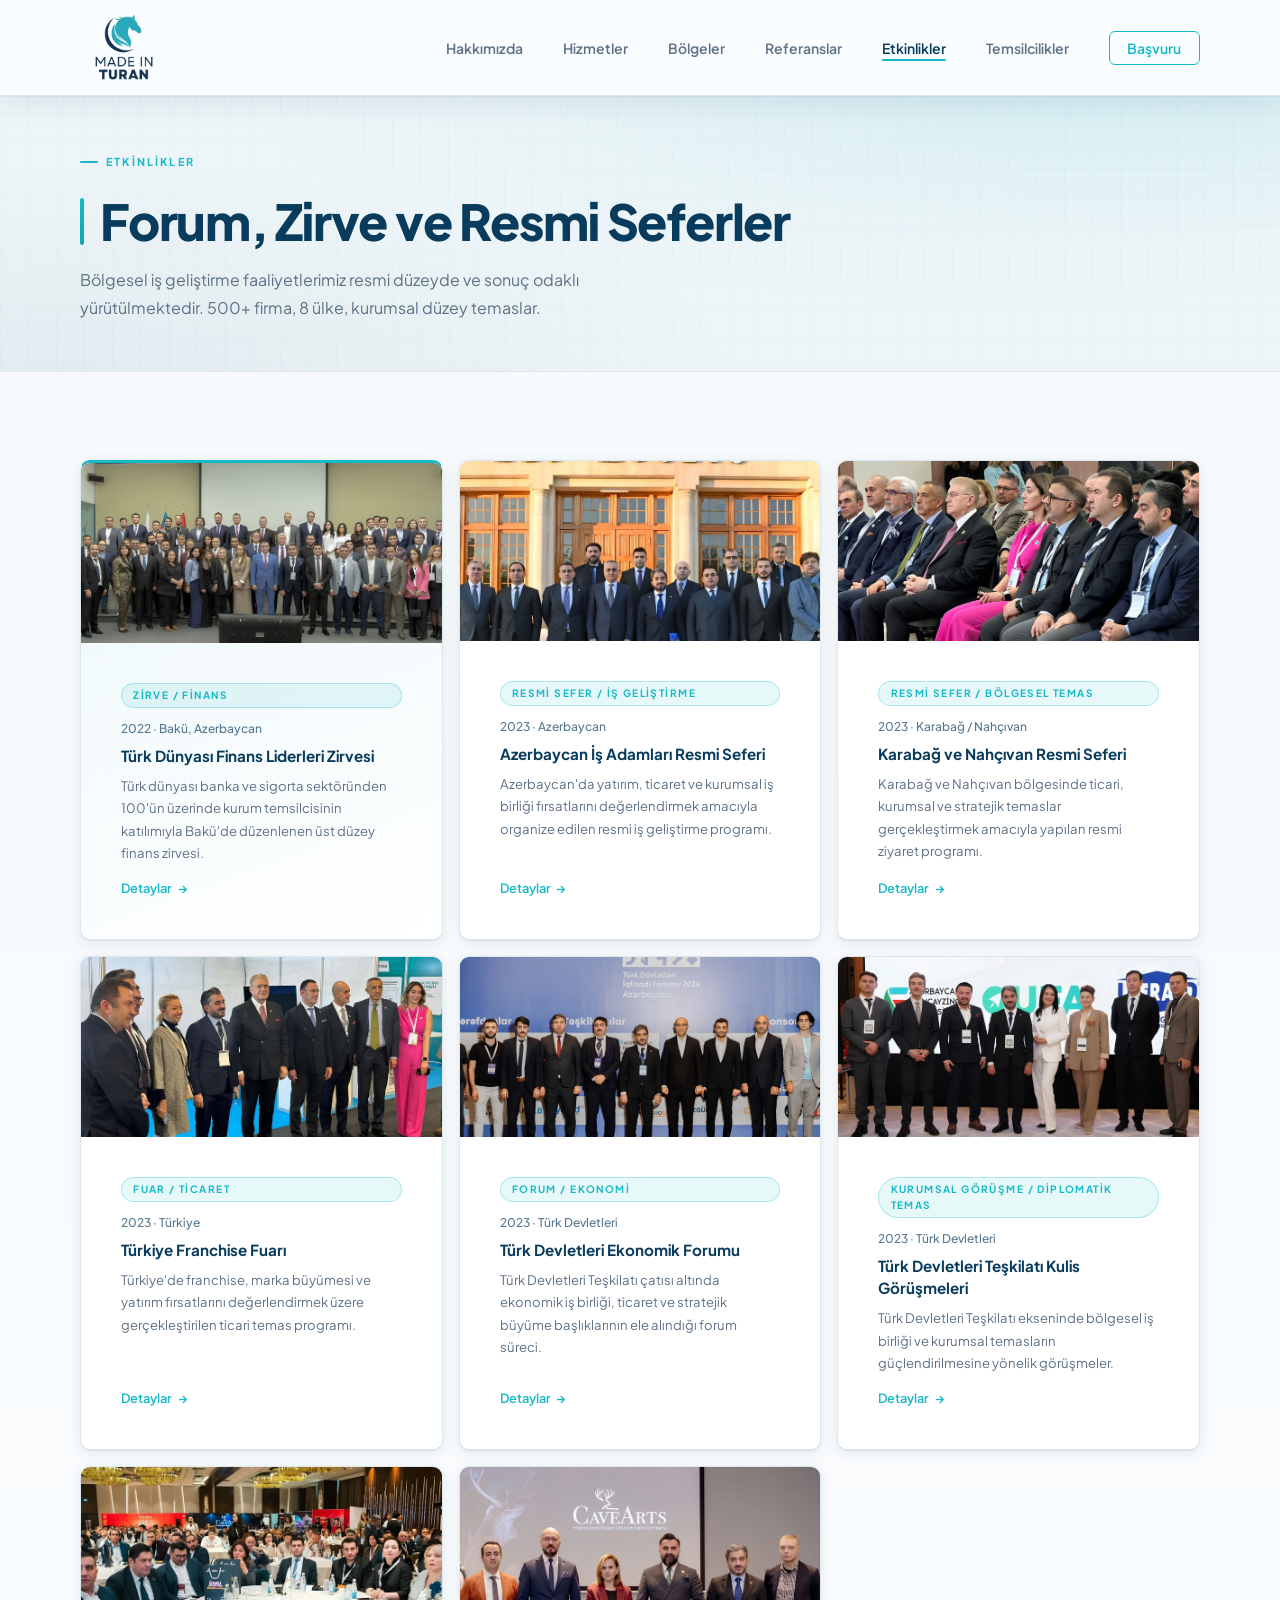
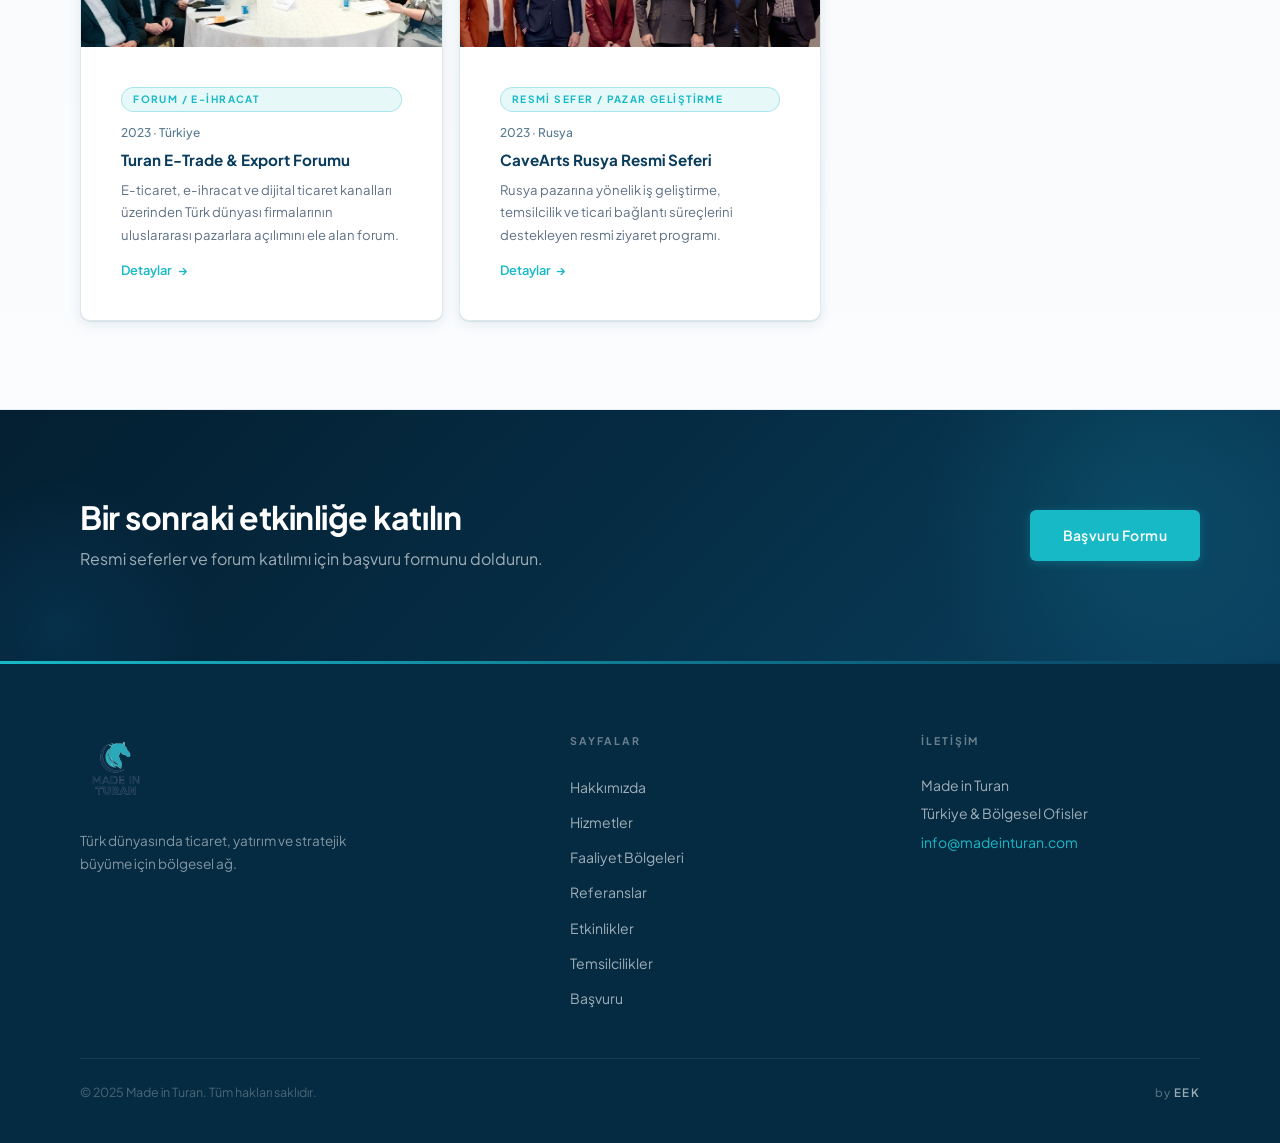
<file: etkinlikler.html>
<!DOCTYPE html>
<html lang="tr">
<head>
  <meta charset="UTF-8" />
  <meta name="viewport" content="width=device-width, initial-scale=1.0" />
  <meta name="description" content="Made in Turan etkinlikleri — Türk Dünyası Finans Liderler Zirvesi, resmi seferler, franchise fuarları ve ekonomik forumlar." />
  <meta property="og:title" content="Etkinlikler — Made in Turan" />
  <meta property="og:type" content="website" />
  <title>Etkinlikler — Made in Turan</title>
  <link rel="preconnect" href="https://fonts.googleapis.com" />
  <link rel="preconnect" href="https://fonts.gstatic.com" crossorigin />
  <link href="https://fonts.googleapis.com/css2?family=Plus+Jakarta+Sans:wght@300;400;500;600;700;800&display=swap" rel="stylesheet" />
  <link rel="stylesheet" href="css/style.css" />
</head>
<body>

  <!-- HEADER -->
  <header class="site-header" id="site-header">
    <div class="header-inner container">
      <a href="index.html" class="header-logo" aria-label="Made in Turan Ana Sayfa">
        <img src="assets/images/madeinturan_logo.png" alt="Made in Turan" class="logo-img" />
      </a>

      <nav class="main-nav" aria-label="Ana navigasyon">
        <ul class="nav-list">
          <li><a href="hakkimizda.html" class="nav-link">Hakkımızda</a></li>
          <li><a href="hizmetler.html" class="nav-link">Hizmetler</a></li>
          <li><a href="faaliyet-bolgeleri.html" class="nav-link">Bölgeler</a></li>
          <li><a href="referanslar.html" class="nav-link">Referanslar</a></li>
          <li><a href="etkinlikler.html" class="nav-link">Etkinlikler</a></li>
          <li><a href="temsilcilikler.html" class="nav-link">Temsilcilikler</a></li>
          <li><a href="basvuru.html" class="nav-link nav-link--cta">Başvuru</a></li>
        </ul>
      </nav>

      <button class="hamburger" id="hamburger" aria-label="Menüyü aç/kapat" aria-expanded="false">
        <span class="hamburger-line"></span>
        <span class="hamburger-line"></span>
        <span class="hamburger-line"></span>
      </button>
    </div>

    <nav class="mobile-nav" id="mobile-nav" aria-hidden="true">
      <ul class="mobile-nav-list">
        <li><a href="hakkimizda.html" class="mobile-nav-link">Hakkımızda</a></li>
        <li><a href="hizmetler.html" class="mobile-nav-link">Hizmetler</a></li>
        <li><a href="faaliyet-bolgeleri.html" class="mobile-nav-link">Bölgeler</a></li>
        <li><a href="referanslar.html" class="mobile-nav-link">Referanslar</a></li>
        <li><a href="etkinlikler.html" class="mobile-nav-link">Etkinlikler</a></li>
        <li><a href="temsilcilikler.html" class="mobile-nav-link">Temsilcilikler</a></li>
        <li><a href="basvuru.html" class="mobile-nav-link mobile-nav-link--cta">Başvuru</a></li>
      </ul>
    </nav>
  </header>

  <main>

    <!-- SAYFA HERO -->
    <section class="page-hero">
      <div class="container">
        <span class="section-label reveal">Etkinlikler</span>
        <h1 class="page-hero-title reveal">Forum, Zirve ve Resmi Seferler</h1>
        <p class="page-hero-desc reveal">Bölgesel iş geliştirme faaliyetlerimiz resmi düzeyde ve sonuç odaklı yürütülmektedir. 500+ firma, 8 ülke, kurumsal düzey temaslar.</p>
      </div>
    </section>

    <!-- ETKİNLİKLER -->
    <section class="section etkinlikler">
      <div class="container">
        <div class="events-grid">

          <article class="event-card event-card--featured reveal" id="turk-dunyasi-finans-liderleri-zirvesi-2022-baku">
            <div class="event-card-image event-img--zirve">
              <img src="assets/images/events/turk-dunyasi-finans-liderleri-zirvesi-2022-baku.jpg" alt="Türk Dünyası Finans Liderleri Zirvesi 2022 Bakü" loading="lazy" />
            </div>
            <div class="event-card-inner">
              <span class="event-tag">Zirve / Finans</span>
              <p class="event-meta">2022 · Bakü, Azerbaycan</p>
              <h2 class="event-title">Türk Dünyası Finans Liderleri Zirvesi</h2>
              <p class="event-desc">Türk dünyası banka ve sigorta sektöründen 100'ün üzerinde kurum temsilcisinin katılımıyla Bakü'de düzenlenen üst düzey finans zirvesi.</p>
              <a href="etkinlik-detay.html?event=turk-dunyasi-finans-liderleri-zirvesi-2022-baku" class="event-detail-link">Detaylar</a>
            </div>
          </article>

          <article class="event-card reveal" id="azerbaycan-is-adamlari-resmi-seferi-2023">
            <div class="event-card-image event-img--sefer">
              <img src="assets/images/events/azerbaycan-is-adamlari-resmi-seferi.jpg" alt="Azerbaycan İş Adamları Resmi Seferi" loading="lazy" />
            </div>
            <div class="event-card-inner">
              <span class="event-tag">Resmi Sefer / İş Geliştirme</span>
              <p class="event-meta">2023 · Azerbaycan</p>
              <h2 class="event-title">Azerbaycan İş Adamları Resmi Seferi</h2>
              <p class="event-desc">Azerbaycan'da yatırım, ticaret ve kurumsal iş birliği fırsatlarını değerlendirmek amacıyla organize edilen resmi iş geliştirme programı.</p>
              <a href="etkinlik-detay.html?event=azerbaycan-is-adamlari-resmi-seferi-2023" class="event-detail-link">Detaylar</a>
            </div>
          </article>

          <article class="event-card reveal" id="karabag-nahcivan-resmi-seferi-2023">
            <div class="event-card-image">
              <img src="assets/images/events/karabag-nahcivan-resmi-seferi.jpg" alt="Karabağ ve Nahçıvan Resmi Seferi" loading="lazy" />
            </div>
            <div class="event-card-inner">
              <span class="event-tag">Resmi Sefer / Bölgesel Temas</span>
              <p class="event-meta">2023 · Karabağ / Nahçıvan</p>
              <h2 class="event-title">Karabağ ve Nahçıvan Resmi Seferi</h2>
              <p class="event-desc">Karabağ ve Nahçıvan bölgesinde ticari, kurumsal ve stratejik temaslar gerçekleştirmek amacıyla yapılan resmi ziyaret programı.</p>
              <a href="etkinlik-detay.html?event=karabag-nahcivan-resmi-seferi-2023" class="event-detail-link">Detaylar</a>
            </div>
          </article>

          <article class="event-card reveal" id="turkiye-franchise-fuari-2023">
            <div class="event-card-image">
              <img src="assets/images/events/turkiye-franchise-fuari.jpg" alt="Türkiye Franchise Fuarı" loading="lazy" />
            </div>
            <div class="event-card-inner">
              <span class="event-tag">Fuar / Ticaret</span>
              <p class="event-meta">2023 · Türkiye</p>
              <h2 class="event-title">Türkiye Franchise Fuarı</h2>
              <p class="event-desc">Türkiye'de franchise, marka büyümesi ve yatırım fırsatlarını değerlendirmek üzere gerçekleştirilen ticari temas programı.</p>
              <a href="etkinlik-detay.html?event=turkiye-franchise-fuari-2023" class="event-detail-link">Detaylar</a>
            </div>
          </article>

          <article class="event-card reveal" id="turk-devletleri-ekonomik-forumu-2023">
            <div class="event-card-image event-img--forum">
              <img src="assets/images/events/turk-devletleri-ekonomik-forumu.jpg" alt="Türk Devletleri Ekonomik Forumu" loading="lazy" />
            </div>
            <div class="event-card-inner">
              <span class="event-tag">Forum / Ekonomi</span>
              <p class="event-meta">2023 · Türk Devletleri</p>
              <h2 class="event-title">Türk Devletleri Ekonomik Forumu</h2>
              <p class="event-desc">Türk Devletleri Teşkilatı çatısı altında ekonomik iş birliği, ticaret ve stratejik büyüme başlıklarının ele alındığı forum süreci.</p>
              <a href="etkinlik-detay.html?event=turk-devletleri-ekonomik-forumu-2023" class="event-detail-link">Detaylar</a>
            </div>
          </article>

          <article class="event-card reveal" id="turk-devletleri-teskilati-kulis-gorusmeleri-2023">
            <div class="event-card-image">
              <img src="assets/images/events/turk-devletleri-teskilati-kulis-gorusmeleri.jpg" alt="Türk Devletleri Teşkilatı Kulis Görüşmeleri" loading="lazy" />
            </div>
            <div class="event-card-inner">
              <span class="event-tag">Kurumsal Görüşme / Diplomatik Temas</span>
              <p class="event-meta">2023 · Türk Devletleri</p>
              <h2 class="event-title">Türk Devletleri Teşkilatı Kulis Görüşmeleri</h2>
              <p class="event-desc">Türk Devletleri Teşkilatı ekseninde bölgesel iş birliği ve kurumsal temasların güçlendirilmesine yönelik görüşmeler.</p>
              <a href="etkinlik-detay.html?event=turk-devletleri-teskilati-kulis-gorusmeleri-2023" class="event-detail-link">Detaylar</a>
            </div>
          </article>

          <article class="event-card reveal" id="turan-e-trade-export-forumu-2023">
            <div class="event-card-image">
              <img src="assets/images/events/turan-e-trade-export-forumu.jpg" alt="Turan E-Trade &amp; Export Forumu" loading="lazy" />
            </div>
            <div class="event-card-inner">
              <span class="event-tag">Forum / E-İhracat</span>
              <p class="event-meta">2023 · Türkiye</p>
              <h2 class="event-title">Turan E-Trade &amp; Export Forumu</h2>
              <p class="event-desc">E-ticaret, e-ihracat ve dijital ticaret kanalları üzerinden Türk dünyası firmalarının uluslararası pazarlara açılımını ele alan forum.</p>
              <a href="etkinlik-detay.html?event=turan-e-trade-export-forumu-2023" class="event-detail-link">Detaylar</a>
            </div>
          </article>

          <article class="event-card reveal" id="cavearts-rusya-resmi-seferi-2023">
            <div class="event-card-image">
              <img src="assets/images/events/cavearts-rusya-resmi-seferi.jpg" alt="CaveArts Rusya Resmi Seferi" loading="lazy" />
            </div>
            <div class="event-card-inner">
              <span class="event-tag">Resmi Sefer / Pazar Geliştirme</span>
              <p class="event-meta">2023 · Rusya</p>
              <h2 class="event-title">CaveArts Rusya Resmi Seferi</h2>
              <p class="event-desc">Rusya pazarına yönelik iş geliştirme, temsilcilik ve ticari bağlantı süreçlerini destekleyen resmi ziyaret programı.</p>
              <a href="etkinlik-detay.html?event=cavearts-rusya-resmi-seferi-2023" class="event-detail-link">Detaylar</a>
            </div>
          </article>

        </div>
      </div>
    </section>

    <!-- SAYFA CTA -->
    <section class="section page-cta">
      <div class="container page-cta-inner">
        <div>
          <h2 class="section-title">Bir sonraki etkinliğe katılın</h2>
          <p class="section-desc">Resmi seferler ve forum katılımı için başvuru formunu doldurun.</p>
        </div>
        <a href="basvuru.html" class="btn btn--primary">Başvuru Formu</a>
      </div>
    </section>

  </main>

  <!-- FOOTER -->
  <footer class="site-footer">
    <div class="container">
      <div class="footer-grid">
        <div class="footer-brand">
          <a href="index.html" class="footer-logo-link" aria-label="Made in Turan Ana Sayfa">
            <img src="assets/images/madeinturan_logo.png" alt="Made in Turan" class="footer-logo-img" />
          </a>
          <p class="footer-tagline">Türk dünyasında ticaret, yatırım ve stratejik büyüme için bölgesel ağ.</p>
        </div>

        <nav class="footer-nav" aria-label="Footer navigasyon">
          <h4 class="footer-nav-title">Sayfalar</h4>
          <ul class="footer-nav-list">
            <li><a href="hakkimizda.html" class="footer-nav-link">Hakkımızda</a></li>
            <li><a href="hizmetler.html" class="footer-nav-link">Hizmetler</a></li>
            <li><a href="faaliyet-bolgeleri.html" class="footer-nav-link">Faaliyet Bölgeleri</a></li>
            <li><a href="referanslar.html" class="footer-nav-link">Referanslar</a></li>
            <li><a href="etkinlikler.html" class="footer-nav-link">Etkinlikler</a></li>
            <li><a href="temsilcilikler.html" class="footer-nav-link">Temsilcilikler</a></li>
            <li><a href="basvuru.html" class="footer-nav-link">Başvuru</a></li>
          </ul>
        </nav>

        <div class="footer-contact">
          <h4 class="footer-nav-title">İletişim</h4>
          <address class="footer-address">
            <p>Made in Turan</p>
            <p>Türkiye &amp; Bölgesel Ofisler</p>
            <a href="mailto:info@madeinturan.com" class="footer-contact-link">info@madeinturan.com</a>
          </address>
        </div>
      </div>

      <div class="footer-bottom">
        <p class="footer-copy">&copy; 2025 Made in Turan. Tüm hakları saklıdır.</p>
        <div class="eek-signature" aria-label="Designed by EEK">by <span>EEK</span></div>
      </div>
    </div>
  </footer>

  <script src="js/main.js"></script>
</body>
</html>
</file>
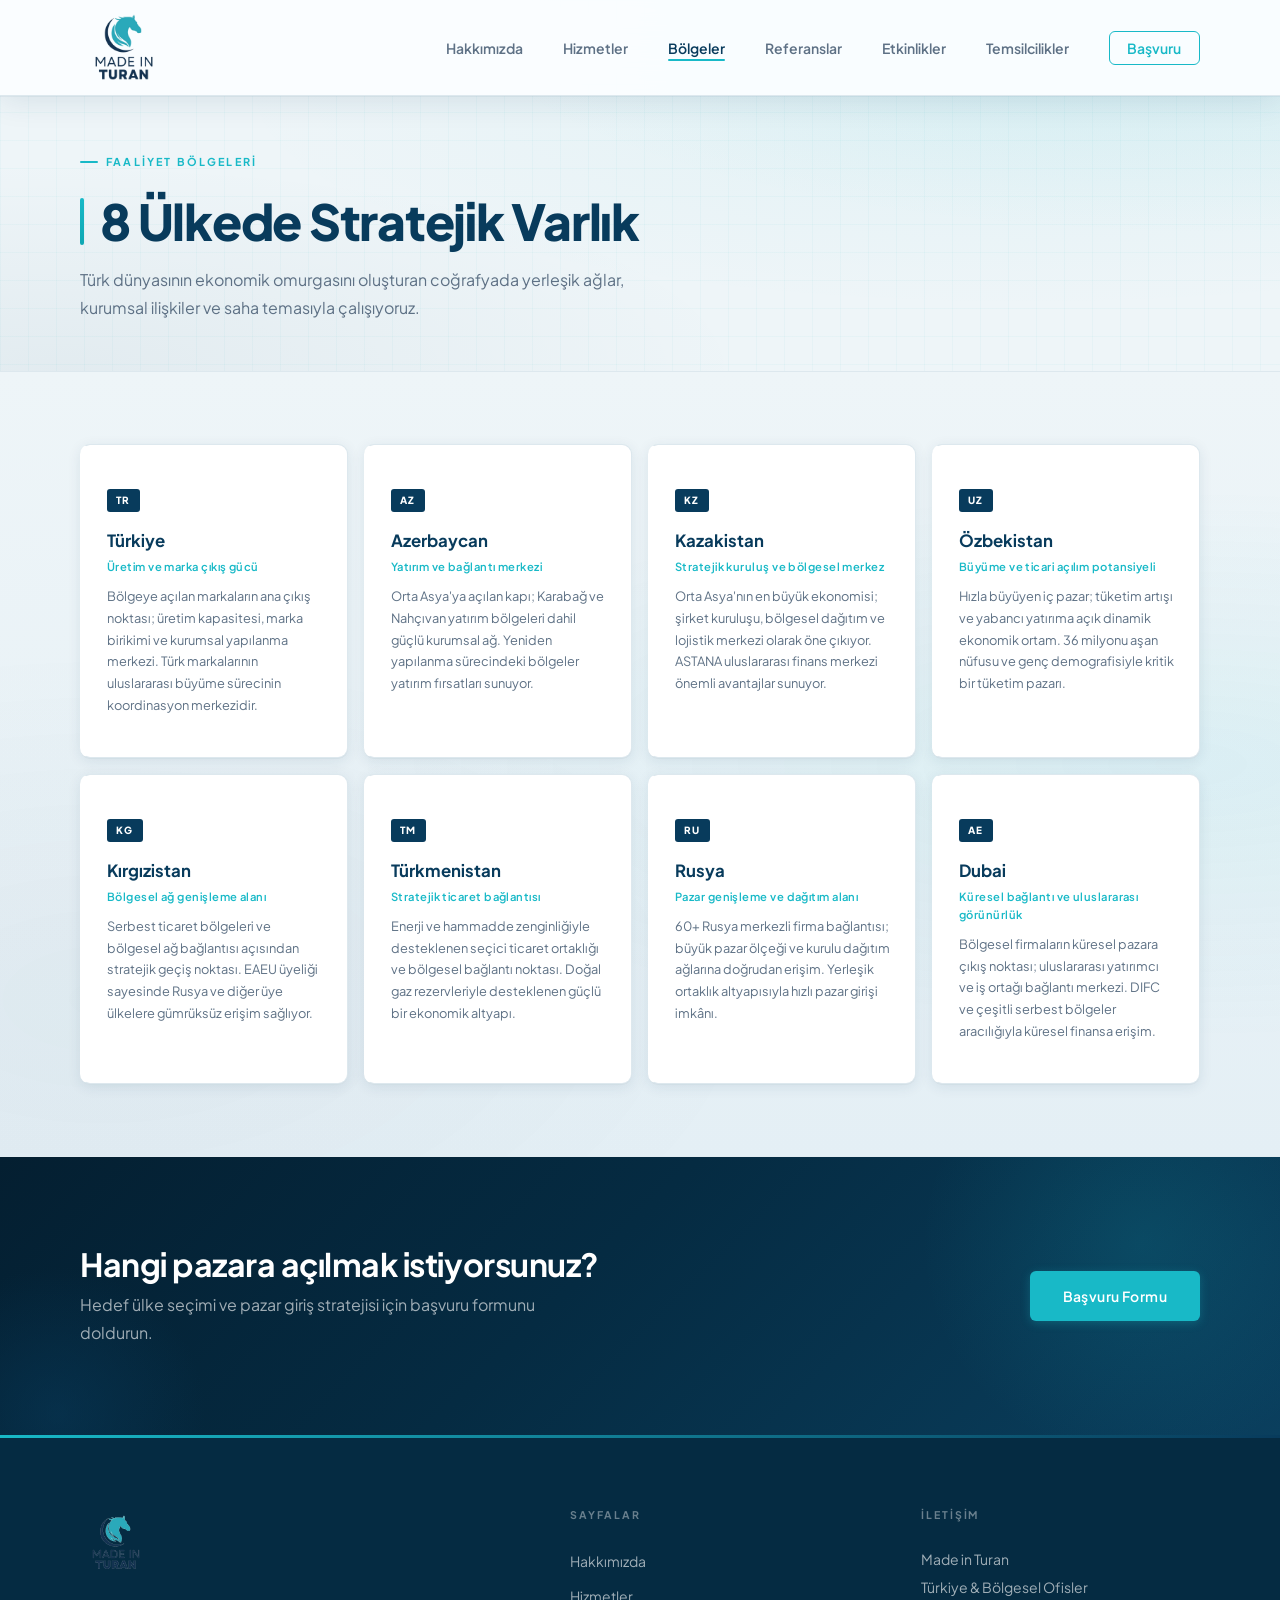
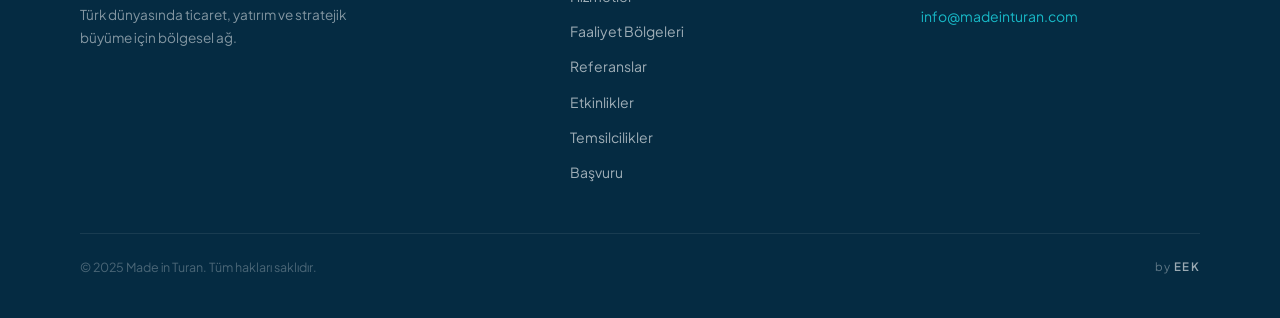
<file: faaliyet-bolgeleri.html>
<!DOCTYPE html>
<html lang="tr">
<head>
  <meta charset="UTF-8" />
  <meta name="viewport" content="width=device-width, initial-scale=1.0" />
  <meta name="description" content="Made in Turan faaliyet bölgeleri — Türkiye, Azerbaycan, Kazakistan, Özbekistan, Kırgızistan, Türkmenistan, Rusya ve Dubai'de stratejik varlık." />
  <meta property="og:title" content="Faaliyet Bölgeleri — Made in Turan" />
  <meta property="og:type" content="website" />
  <title>Faaliyet Bölgeleri — Made in Turan</title>
  <link rel="preconnect" href="https://fonts.googleapis.com" />
  <link rel="preconnect" href="https://fonts.gstatic.com" crossorigin />
  <link href="https://fonts.googleapis.com/css2?family=Plus+Jakarta+Sans:wght@300;400;500;600;700;800&display=swap" rel="stylesheet" />
  <link rel="stylesheet" href="css/style.css" />
</head>
<body>

  <!-- HEADER -->
  <header class="site-header" id="site-header">
    <div class="header-inner container">
      <a href="index.html" class="header-logo" aria-label="Made in Turan Ana Sayfa">
        <img src="assets/images/madeinturan_logo.png" alt="Made in Turan" class="logo-img" />
      </a>

      <nav class="main-nav" aria-label="Ana navigasyon">
        <ul class="nav-list">
          <li><a href="hakkimizda.html" class="nav-link">Hakkımızda</a></li>
          <li><a href="hizmetler.html" class="nav-link">Hizmetler</a></li>
          <li><a href="faaliyet-bolgeleri.html" class="nav-link">Bölgeler</a></li>
          <li><a href="referanslar.html" class="nav-link">Referanslar</a></li>
          <li><a href="etkinlikler.html" class="nav-link">Etkinlikler</a></li>
          <li><a href="temsilcilikler.html" class="nav-link">Temsilcilikler</a></li>
          <li><a href="basvuru.html" class="nav-link nav-link--cta">Başvuru</a></li>
        </ul>
      </nav>

      <button class="hamburger" id="hamburger" aria-label="Menüyü aç/kapat" aria-expanded="false">
        <span class="hamburger-line"></span>
        <span class="hamburger-line"></span>
        <span class="hamburger-line"></span>
      </button>
    </div>

    <nav class="mobile-nav" id="mobile-nav" aria-hidden="true">
      <ul class="mobile-nav-list">
        <li><a href="hakkimizda.html" class="mobile-nav-link">Hakkımızda</a></li>
        <li><a href="hizmetler.html" class="mobile-nav-link">Hizmetler</a></li>
        <li><a href="faaliyet-bolgeleri.html" class="mobile-nav-link">Bölgeler</a></li>
        <li><a href="referanslar.html" class="mobile-nav-link">Referanslar</a></li>
        <li><a href="etkinlikler.html" class="mobile-nav-link">Etkinlikler</a></li>
        <li><a href="temsilcilikler.html" class="mobile-nav-link">Temsilcilikler</a></li>
        <li><a href="basvuru.html" class="mobile-nav-link mobile-nav-link--cta">Başvuru</a></li>
      </ul>
    </nav>
  </header>

  <main>

    <!-- SAYFA HERO -->
    <section class="page-hero">
      <div class="container">
        <span class="section-label reveal">Faaliyet Bölgeleri</span>
        <h1 class="page-hero-title reveal">8 Ülkede Stratejik Varlık</h1>
        <p class="page-hero-desc reveal">Türk dünyasının ekonomik omurgasını oluşturan coğrafyada yerleşik ağlar, kurumsal ilişkiler ve saha temasıyla çalışıyoruz.</p>
      </div>
    </section>

    <!-- BÖLGELER -->
    <section class="section bolgeler">
      <div class="container">
        <div class="regions-grid">
          <article class="region-card reveal">
            <div class="region-card-inner">
              <span class="region-tag">TR</span>
              <h2 class="region-name">Türkiye</h2>
              <p class="region-role">Üretim ve marka çıkış gücü</p>
              <p class="region-desc">Bölgeye açılan markaların ana çıkış noktası; üretim kapasitesi, marka birikimi ve kurumsal yapılanma merkezi. Türk markalarının uluslararası büyüme sürecinin koordinasyon merkezidir.</p>
            </div>
          </article>

          <article class="region-card reveal">
            <div class="region-card-inner">
              <span class="region-tag">AZ</span>
              <h2 class="region-name">Azerbaycan</h2>
              <p class="region-role">Yatırım ve bağlantı merkezi</p>
              <p class="region-desc">Orta Asya'ya açılan kapı; Karabağ ve Nahçıvan yatırım bölgeleri dahil güçlü kurumsal ağ. Yeniden yapılanma sürecindeki bölgeler yatırım fırsatları sunuyor.</p>
            </div>
          </article>

          <article class="region-card reveal">
            <div class="region-card-inner">
              <span class="region-tag">KZ</span>
              <h2 class="region-name">Kazakistan</h2>
              <p class="region-role">Stratejik kuruluş ve bölgesel merkez</p>
              <p class="region-desc">Orta Asya'nın en büyük ekonomisi; şirket kuruluşu, bölgesel dağıtım ve lojistik merkezi olarak öne çıkıyor. ASTANA uluslararası finans merkezi önemli avantajlar sunuyor.</p>
            </div>
          </article>

          <article class="region-card reveal">
            <div class="region-card-inner">
              <span class="region-tag">UZ</span>
              <h2 class="region-name">Özbekistan</h2>
              <p class="region-role">Büyüme ve ticari açılım potansiyeli</p>
              <p class="region-desc">Hızla büyüyen iç pazar; tüketim artışı ve yabancı yatırıma açık dinamik ekonomik ortam. 36 milyonu aşan nüfusu ve genç demografisiyle kritik bir tüketim pazarı.</p>
            </div>
          </article>

          <article class="region-card reveal">
            <div class="region-card-inner">
              <span class="region-tag">KG</span>
              <h2 class="region-name">Kırgızistan</h2>
              <p class="region-role">Bölgesel ağ genişleme alanı</p>
              <p class="region-desc">Serbest ticaret bölgeleri ve bölgesel ağ bağlantısı açısından stratejik geçiş noktası. EAEU üyeliği sayesinde Rusya ve diğer üye ülkelere gümrüksüz erişim sağlıyor.</p>
            </div>
          </article>

          <article class="region-card reveal">
            <div class="region-card-inner">
              <span class="region-tag">TM</span>
              <h2 class="region-name">Türkmenistan</h2>
              <p class="region-role">Stratejik ticaret bağlantısı</p>
              <p class="region-desc">Enerji ve hammadde zenginliğiyle desteklenen seçici ticaret ortaklığı ve bölgesel bağlantı noktası. Doğal gaz rezervleriyle desteklenen güçlü bir ekonomik altyapı.</p>
            </div>
          </article>

          <article class="region-card reveal">
            <div class="region-card-inner">
              <span class="region-tag">RU</span>
              <h2 class="region-name">Rusya</h2>
              <p class="region-role">Pazar genişleme ve dağıtım alanı</p>
              <p class="region-desc">60+ Rusya merkezli firma bağlantısı; büyük pazar ölçeği ve kurulu dağıtım ağlarına doğrudan erişim. Yerleşik ortaklık altyapısıyla hızlı pazar girişi imkânı.</p>
            </div>
          </article>

          <article class="region-card reveal">
            <div class="region-card-inner">
              <span class="region-tag">AE</span>
              <h2 class="region-name">Dubai</h2>
              <p class="region-role">Küresel bağlantı ve uluslararası görünürlük</p>
              <p class="region-desc">Bölgesel firmaların küresel pazara çıkış noktası; uluslararası yatırımcı ve iş ortağı bağlantı merkezi. DIFC ve çeşitli serbest bölgeler aracılığıyla küresel finansa erişim.</p>
            </div>
          </article>
        </div>
      </div>
    </section>

    <!-- SAYFA CTA -->
    <section class="section page-cta">
      <div class="container page-cta-inner">
        <div>
          <h2 class="section-title">Hangi pazara açılmak istiyorsunuz?</h2>
          <p class="section-desc">Hedef ülke seçimi ve pazar giriş stratejisi için başvuru formunu doldurun.</p>
        </div>
        <a href="basvuru.html" class="btn btn--primary">Başvuru Formu</a>
      </div>
    </section>

  </main>

  <!-- FOOTER -->
  <footer class="site-footer">
    <div class="container">
      <div class="footer-grid">
        <div class="footer-brand">
          <a href="index.html" class="footer-logo-link" aria-label="Made in Turan Ana Sayfa">
            <img src="assets/images/madeinturan_logo.png" alt="Made in Turan" class="footer-logo-img" />
          </a>
          <p class="footer-tagline">Türk dünyasında ticaret, yatırım ve stratejik büyüme için bölgesel ağ.</p>
        </div>

        <nav class="footer-nav" aria-label="Footer navigasyon">
          <h4 class="footer-nav-title">Sayfalar</h4>
          <ul class="footer-nav-list">
            <li><a href="hakkimizda.html" class="footer-nav-link">Hakkımızda</a></li>
            <li><a href="hizmetler.html" class="footer-nav-link">Hizmetler</a></li>
            <li><a href="faaliyet-bolgeleri.html" class="footer-nav-link">Faaliyet Bölgeleri</a></li>
            <li><a href="referanslar.html" class="footer-nav-link">Referanslar</a></li>
            <li><a href="etkinlikler.html" class="footer-nav-link">Etkinlikler</a></li>
            <li><a href="temsilcilikler.html" class="footer-nav-link">Temsilcilikler</a></li>
            <li><a href="basvuru.html" class="footer-nav-link">Başvuru</a></li>
          </ul>
        </nav>

        <div class="footer-contact">
          <h4 class="footer-nav-title">İletişim</h4>
          <address class="footer-address">
            <p>Made in Turan</p>
            <p>Türkiye &amp; Bölgesel Ofisler</p>
            <a href="mailto:info@madeinturan.com" class="footer-contact-link">info@madeinturan.com</a>
          </address>
        </div>
      </div>

      <div class="footer-bottom">
        <p class="footer-copy">&copy; 2025 Made in Turan. Tüm hakları saklıdır.</p>
        <div class="eek-signature" aria-label="Designed by EEK">by <span>EEK</span></div>
      </div>
    </div>
  </footer>

  <script src="js/main.js"></script>
</body>
</html>
</file>
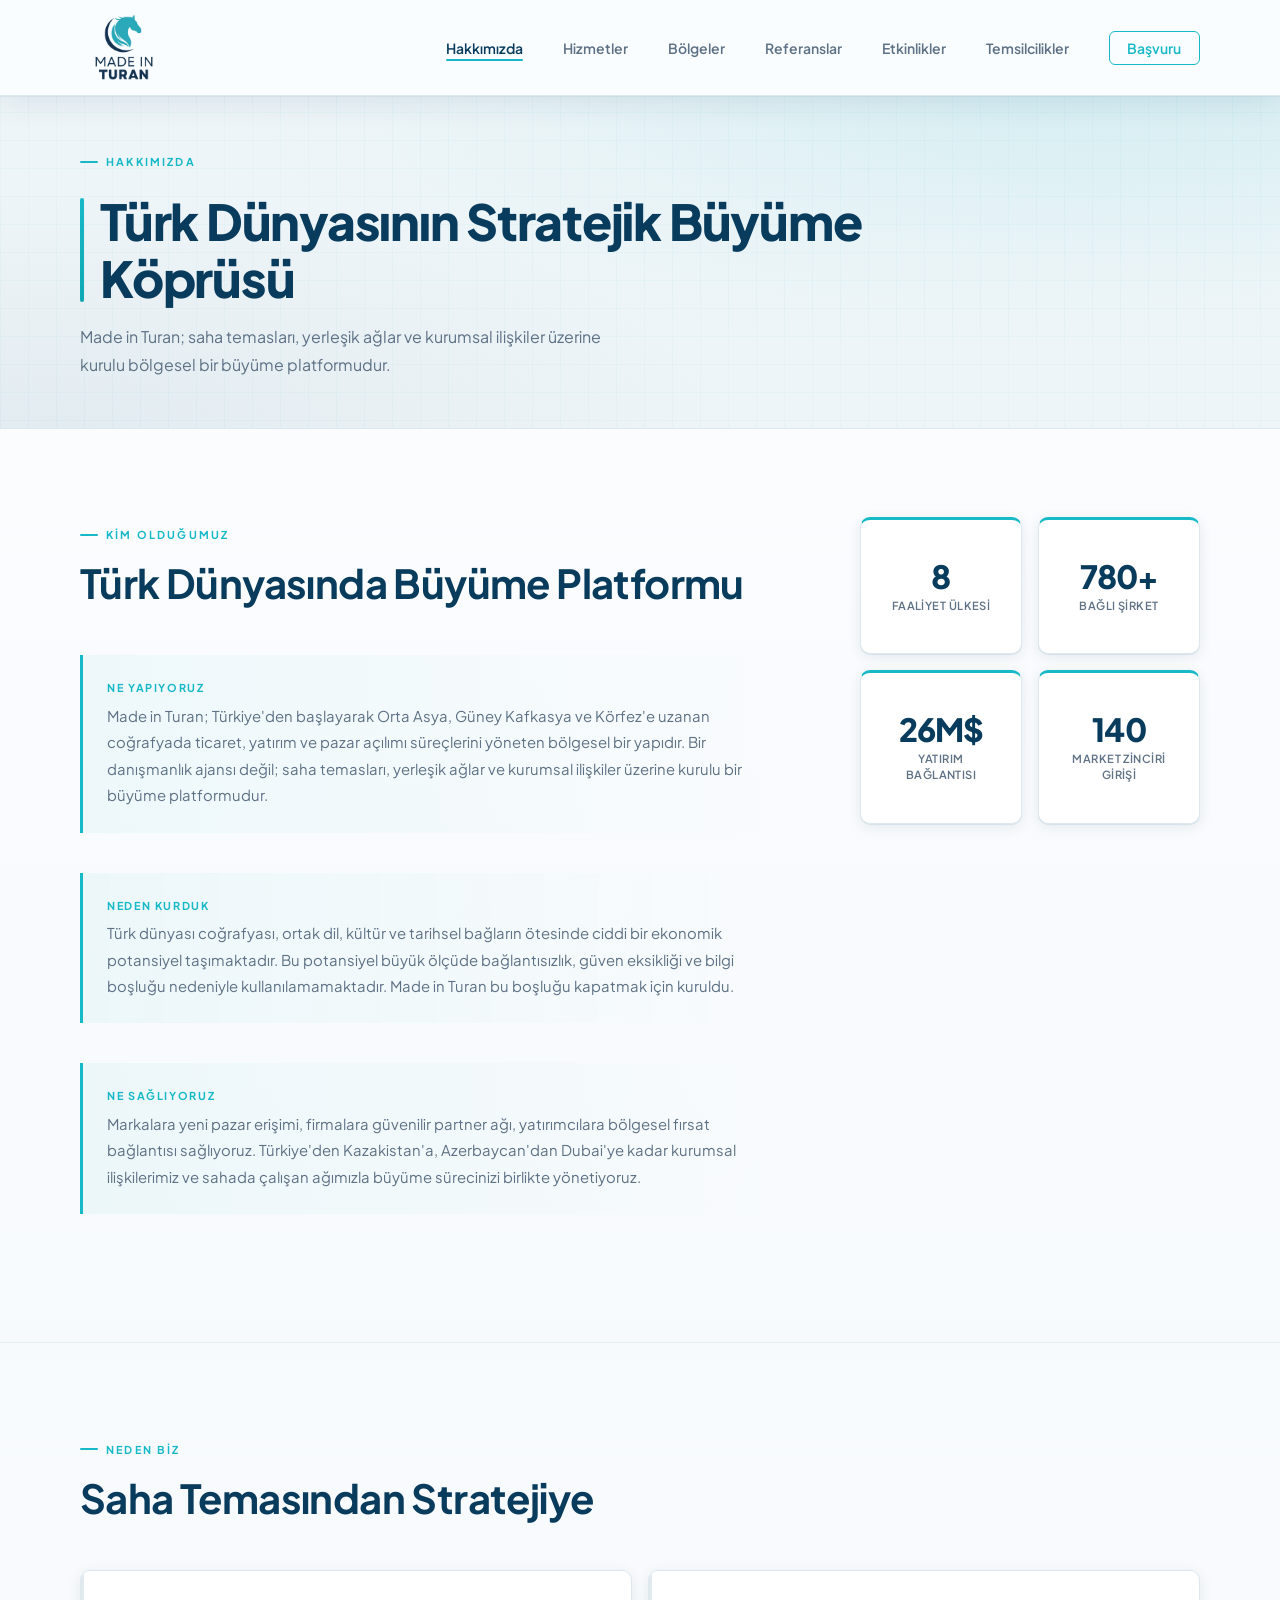
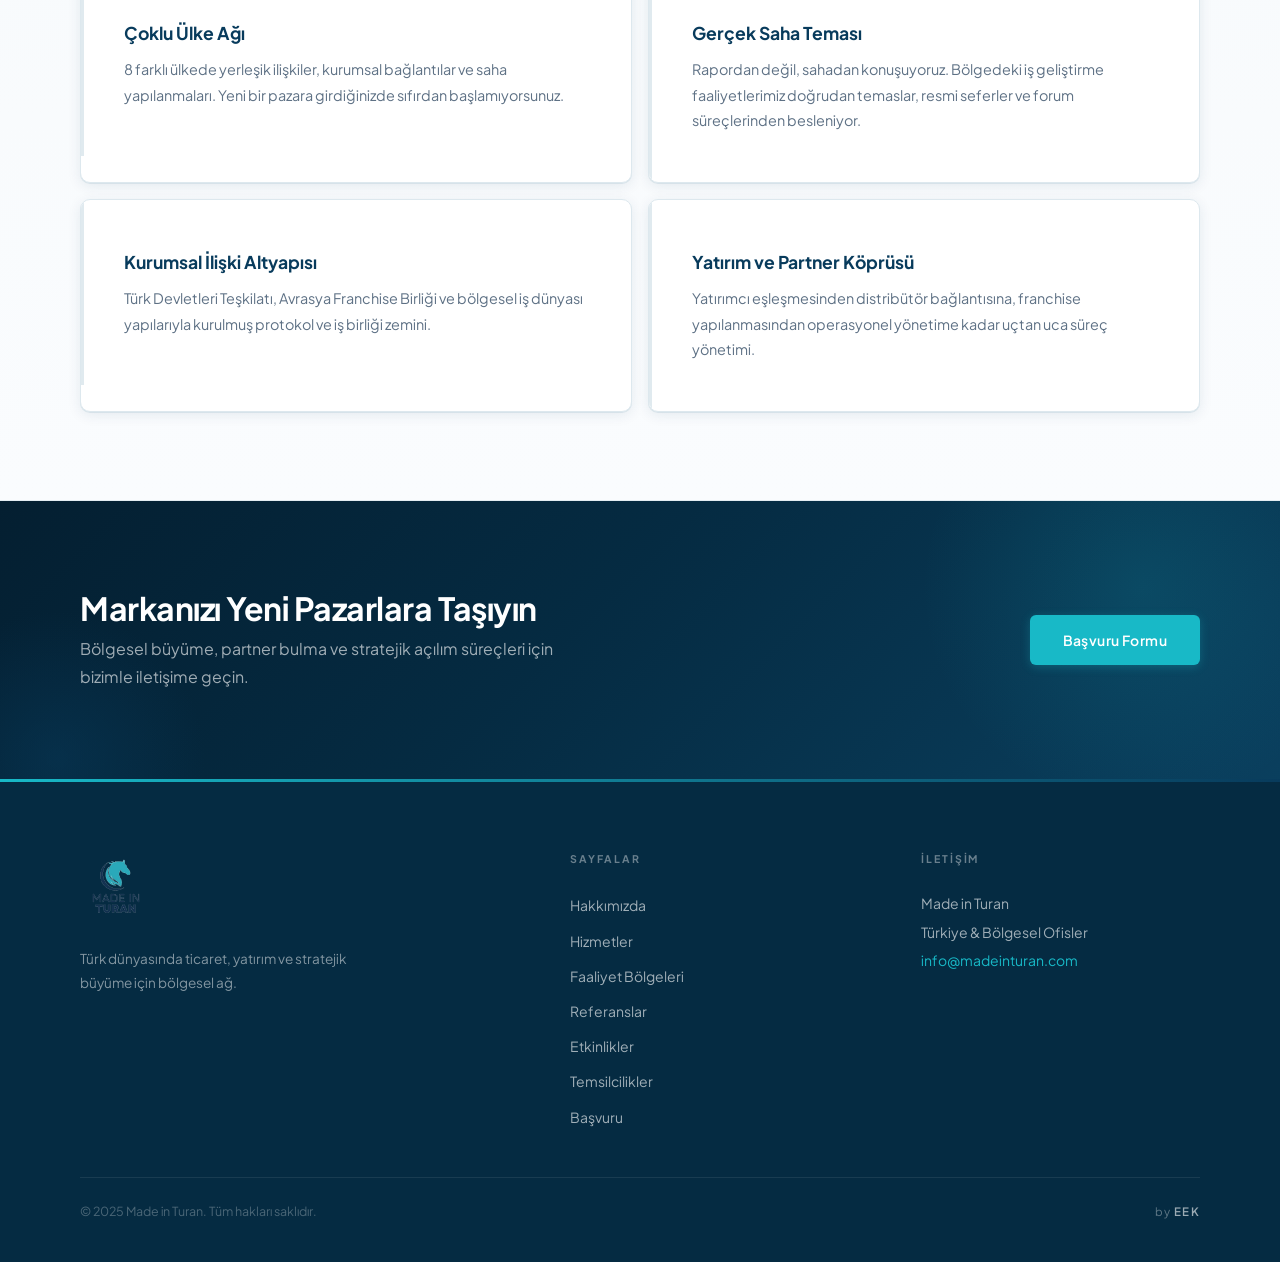
<file: hakkimizda.html>
<!DOCTYPE html>
<html lang="tr">
<head>
  <meta charset="UTF-8" />
  <meta name="viewport" content="width=device-width, initial-scale=1.0" />
  <meta name="description" content="Made in Turan hakkında — Türk dünyasında ticaret, yatırım ve stratejik büyüme ağı. Ne yapıyoruz, neden kurduk, ne sağlıyoruz." />
  <meta property="og:title" content="Hakkımızda — Made in Turan" />
  <meta property="og:type" content="website" />
  <title>Hakkımızda — Made in Turan</title>
  <link rel="preconnect" href="https://fonts.googleapis.com" />
  <link rel="preconnect" href="https://fonts.gstatic.com" crossorigin />
  <link href="https://fonts.googleapis.com/css2?family=Plus+Jakarta+Sans:wght@300;400;500;600;700;800&display=swap" rel="stylesheet" />
  <link rel="stylesheet" href="css/style.css" />
</head>
<body>

  <!-- HEADER -->
  <header class="site-header" id="site-header">
    <div class="header-inner container">
      <a href="index.html" class="header-logo" aria-label="Made in Turan Ana Sayfa">
        <img src="assets/images/madeinturan_logo.png" alt="Made in Turan" class="logo-img" />
      </a>

      <nav class="main-nav" aria-label="Ana navigasyon">
        <ul class="nav-list">
          <li><a href="hakkimizda.html" class="nav-link">Hakkımızda</a></li>
          <li><a href="hizmetler.html" class="nav-link">Hizmetler</a></li>
          <li><a href="faaliyet-bolgeleri.html" class="nav-link">Bölgeler</a></li>
          <li><a href="referanslar.html" class="nav-link">Referanslar</a></li>
          <li><a href="etkinlikler.html" class="nav-link">Etkinlikler</a></li>
          <li><a href="temsilcilikler.html" class="nav-link">Temsilcilikler</a></li>
          <li><a href="basvuru.html" class="nav-link nav-link--cta">Başvuru</a></li>
        </ul>
      </nav>

      <button class="hamburger" id="hamburger" aria-label="Menüyü aç/kapat" aria-expanded="false">
        <span class="hamburger-line"></span>
        <span class="hamburger-line"></span>
        <span class="hamburger-line"></span>
      </button>
    </div>

    <nav class="mobile-nav" id="mobile-nav" aria-hidden="true">
      <ul class="mobile-nav-list">
        <li><a href="hakkimizda.html" class="mobile-nav-link">Hakkımızda</a></li>
        <li><a href="hizmetler.html" class="mobile-nav-link">Hizmetler</a></li>
        <li><a href="faaliyet-bolgeleri.html" class="mobile-nav-link">Bölgeler</a></li>
        <li><a href="referanslar.html" class="mobile-nav-link">Referanslar</a></li>
        <li><a href="etkinlikler.html" class="mobile-nav-link">Etkinlikler</a></li>
        <li><a href="temsilcilikler.html" class="mobile-nav-link">Temsilcilikler</a></li>
        <li><a href="basvuru.html" class="mobile-nav-link mobile-nav-link--cta">Başvuru</a></li>
      </ul>
    </nav>
  </header>

  <main>

    <!-- SAYFA HERO -->
    <section class="page-hero">
      <div class="container">
        <span class="section-label reveal">Hakkımızda</span>
        <h1 class="page-hero-title reveal">Türk Dünyasının Stratejik Büyüme Köprüsü</h1>
        <p class="page-hero-desc reveal">Made in Turan; saha temasları, yerleşik ağlar ve kurumsal ilişkiler üzerine kurulu bölgesel bir büyüme platformudur.</p>
      </div>
    </section>

    <!-- KİM OLDUĞUMUZ -->
    <section class="section hakkimizda">
      <div class="container">
        <div class="about-grid">
          <div class="about-content">
            <span class="section-label reveal">Kim Olduğumuz</span>
            <h2 class="section-title reveal">Türk Dünyasında Büyüme Platformu</h2>

            <div class="about-block reveal">
              <h3 class="about-block-title">Ne Yapıyoruz</h3>
              <p>Made in Turan; Türkiye'den başlayarak Orta Asya, Güney Kafkasya ve Körfez'e uzanan coğrafyada ticaret, yatırım ve pazar açılımı süreçlerini yöneten bölgesel bir yapıdır. Bir danışmanlık ajansı değil; saha temasları, yerleşik ağlar ve kurumsal ilişkiler üzerine kurulu bir büyüme platformudur.</p>
            </div>

            <div class="about-block reveal">
              <h3 class="about-block-title">Neden Kurduk</h3>
              <p>Türk dünyası coğrafyası, ortak dil, kültür ve tarihsel bağların ötesinde ciddi bir ekonomik potansiyel taşımaktadır. Bu potansiyel büyük ölçüde bağlantısızlık, güven eksikliği ve bilgi boşluğu nedeniyle kullanılamamaktadır. Made in Turan bu boşluğu kapatmak için kuruldu.</p>
            </div>

            <div class="about-block reveal">
              <h3 class="about-block-title">Ne Sağlıyoruz</h3>
              <p>Markalara yeni pazar erişimi, firmalara güvenilir partner ağı, yatırımcılara bölgesel fırsat bağlantısı sağlıyoruz. Türkiye'den Kazakistan'a, Azerbaycan'dan Dubai'ye kadar kurumsal ilişkilerimiz ve sahada çalışan ağımızla büyüme sürecinizi birlikte yönetiyoruz.</p>
            </div>
          </div>

          <aside class="about-stats">
            <div class="stat-card reveal">
              <span class="stat-number">8</span>
              <span class="stat-label">Faaliyet Ülkesi</span>
            </div>
            <div class="stat-card reveal">
              <span class="stat-number">780+</span>
              <span class="stat-label">Bağlı Şirket</span>
            </div>
            <div class="stat-card reveal">
              <span class="stat-number">26M$</span>
              <span class="stat-label">Yatırım Bağlantısı</span>
            </div>
            <div class="stat-card reveal">
              <span class="stat-number">140</span>
              <span class="stat-label">Market Zinciri Girişi</span>
            </div>
          </aside>
        </div>
      </div>
    </section>

    <!-- NEDEN BİZ -->
    <section class="section neden-biz">
      <div class="container">
        <div class="section-header reveal">
          <span class="section-label">Neden Biz</span>
          <h2 class="section-title">Saha Temasından Stratejiye</h2>
        </div>

        <div class="why-grid">
          <article class="why-card reveal">
            <div class="why-card-inner">
              <h3 class="why-title">Çoklu Ülke Ağı</h3>
              <p class="why-desc">8 farklı ülkede yerleşik ilişkiler, kurumsal bağlantılar ve saha yapılanmaları. Yeni bir pazara girdiğinizde sıfırdan başlamıyorsunuz.</p>
            </div>
          </article>

          <article class="why-card reveal">
            <div class="why-card-inner">
              <h3 class="why-title">Gerçek Saha Teması</h3>
              <p class="why-desc">Rapordan değil, sahadan konuşuyoruz. Bölgedeki iş geliştirme faaliyetlerimiz doğrudan temaslar, resmi seferler ve forum süreçlerinden besleniyor.</p>
            </div>
          </article>

          <article class="why-card reveal">
            <div class="why-card-inner">
              <h3 class="why-title">Kurumsal İlişki Altyapısı</h3>
              <p class="why-desc">Türk Devletleri Teşkilatı, Avrasya Franchise Birliği ve bölgesel iş dünyası yapılarıyla kurulmuş protokol ve iş birliği zemini.</p>
            </div>
          </article>

          <article class="why-card reveal">
            <div class="why-card-inner">
              <h3 class="why-title">Yatırım ve Partner Köprüsü</h3>
              <p class="why-desc">Yatırımcı eşleşmesinden distribütör bağlantısına, franchise yapılanmasından operasyonel yönetime kadar uçtan uca süreç yönetimi.</p>
            </div>
          </article>
        </div>
      </div>
    </section>

    <!-- SAYFA CTA -->
    <section class="section page-cta">
      <div class="container page-cta-inner">
        <div>
          <h2 class="section-title">Markanızı Yeni Pazarlara Taşıyın</h2>
          <p class="section-desc">Bölgesel büyüme, partner bulma ve stratejik açılım süreçleri için bizimle iletişime geçin.</p>
        </div>
        <a href="basvuru.html" class="btn btn--primary">Başvuru Formu</a>
      </div>
    </section>

  </main>

  <!-- FOOTER -->
  <footer class="site-footer">
    <div class="container">
      <div class="footer-grid">
        <div class="footer-brand">
          <a href="index.html" class="footer-logo-link" aria-label="Made in Turan Ana Sayfa">
            <img src="assets/images/madeinturan_logo.png" alt="Made in Turan" class="footer-logo-img" />
          </a>
          <p class="footer-tagline">Türk dünyasında ticaret, yatırım ve stratejik büyüme için bölgesel ağ.</p>
        </div>

        <nav class="footer-nav" aria-label="Footer navigasyon">
          <h4 class="footer-nav-title">Sayfalar</h4>
          <ul class="footer-nav-list">
            <li><a href="hakkimizda.html" class="footer-nav-link">Hakkımızda</a></li>
            <li><a href="hizmetler.html" class="footer-nav-link">Hizmetler</a></li>
            <li><a href="faaliyet-bolgeleri.html" class="footer-nav-link">Faaliyet Bölgeleri</a></li>
            <li><a href="referanslar.html" class="footer-nav-link">Referanslar</a></li>
            <li><a href="etkinlikler.html" class="footer-nav-link">Etkinlikler</a></li>
            <li><a href="temsilcilikler.html" class="footer-nav-link">Temsilcilikler</a></li>
            <li><a href="basvuru.html" class="footer-nav-link">Başvuru</a></li>
          </ul>
        </nav>

        <div class="footer-contact">
          <h4 class="footer-nav-title">İletişim</h4>
          <address class="footer-address">
            <p>Made in Turan</p>
            <p>Türkiye &amp; Bölgesel Ofisler</p>
            <a href="mailto:info@madeinturan.com" class="footer-contact-link">info@madeinturan.com</a>
          </address>
        </div>
      </div>

      <div class="footer-bottom">
        <p class="footer-copy">&copy; 2025 Made in Turan. Tüm hakları saklıdır.</p>
        <div class="eek-signature" aria-label="Designed by EEK">by <span>EEK</span></div>
      </div>
    </div>
  </footer>

  <script src="js/main.js"></script>
</body>
</html>
</file>
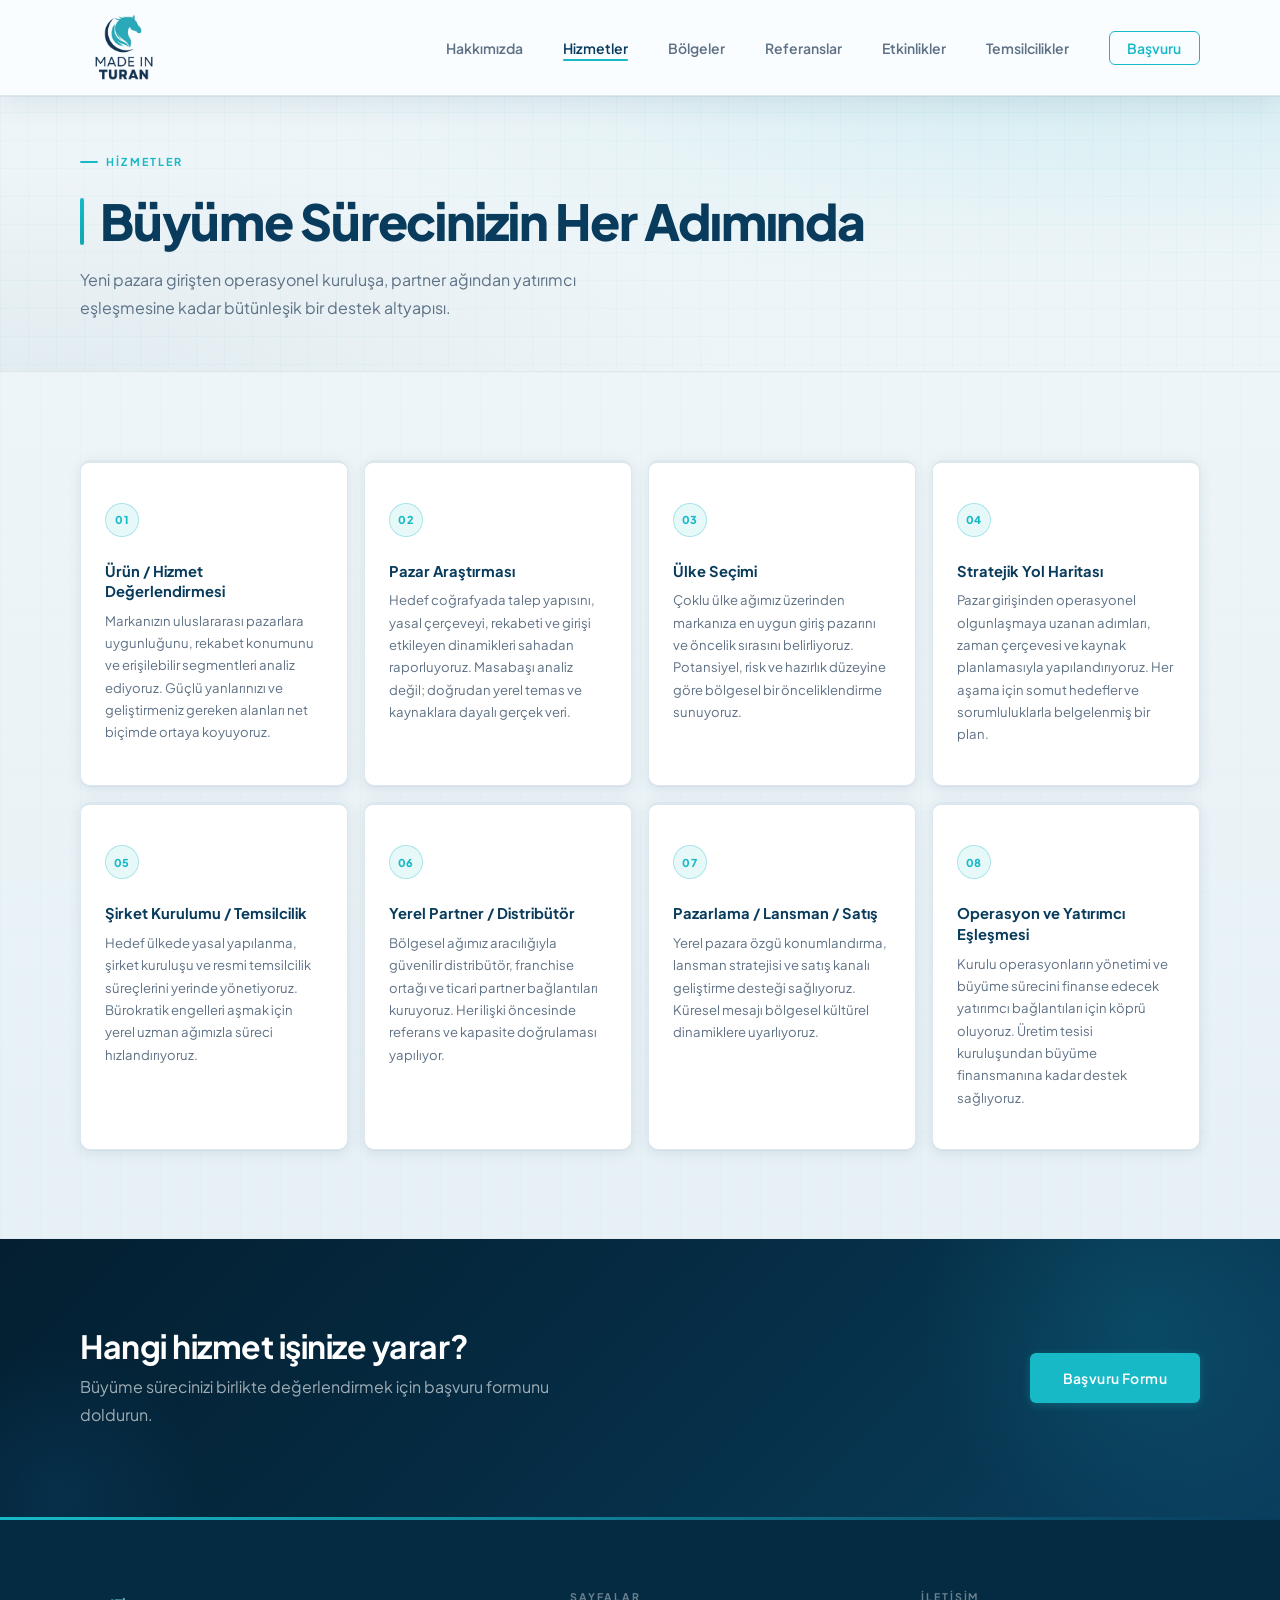
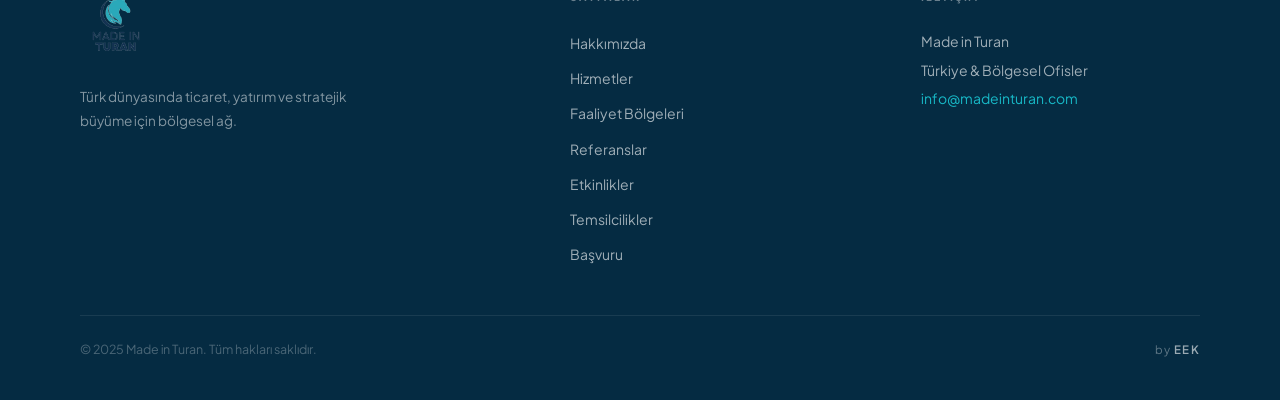
<file: hizmetler.html>
<!DOCTYPE html>
<html lang="tr">
<head>
  <meta charset="UTF-8" />
  <meta name="viewport" content="width=device-width, initial-scale=1.0" />
  <meta name="description" content="Made in Turan hizmetleri — Ürün değerlendirmesinden pazar girişine, şirket kurulumundan yatırımcı eşleşmesine kadar bütünleşik büyüme desteği." />
  <meta property="og:title" content="Hizmetler — Made in Turan" />
  <meta property="og:type" content="website" />
  <title>Hizmetler — Made in Turan</title>
  <link rel="preconnect" href="https://fonts.googleapis.com" />
  <link rel="preconnect" href="https://fonts.gstatic.com" crossorigin />
  <link href="https://fonts.googleapis.com/css2?family=Plus+Jakarta+Sans:wght@300;400;500;600;700;800&display=swap" rel="stylesheet" />
  <link rel="stylesheet" href="css/style.css" />
</head>
<body>

  <!-- HEADER -->
  <header class="site-header" id="site-header">
    <div class="header-inner container">
      <a href="index.html" class="header-logo" aria-label="Made in Turan Ana Sayfa">
        <img src="assets/images/madeinturan_logo.png" alt="Made in Turan" class="logo-img" />
      </a>

      <nav class="main-nav" aria-label="Ana navigasyon">
        <ul class="nav-list">
          <li><a href="hakkimizda.html" class="nav-link">Hakkımızda</a></li>
          <li><a href="hizmetler.html" class="nav-link">Hizmetler</a></li>
          <li><a href="faaliyet-bolgeleri.html" class="nav-link">Bölgeler</a></li>
          <li><a href="referanslar.html" class="nav-link">Referanslar</a></li>
          <li><a href="etkinlikler.html" class="nav-link">Etkinlikler</a></li>
          <li><a href="temsilcilikler.html" class="nav-link">Temsilcilikler</a></li>
          <li><a href="basvuru.html" class="nav-link nav-link--cta">Başvuru</a></li>
        </ul>
      </nav>

      <button class="hamburger" id="hamburger" aria-label="Menüyü aç/kapat" aria-expanded="false">
        <span class="hamburger-line"></span>
        <span class="hamburger-line"></span>
        <span class="hamburger-line"></span>
      </button>
    </div>

    <nav class="mobile-nav" id="mobile-nav" aria-hidden="true">
      <ul class="mobile-nav-list">
        <li><a href="hakkimizda.html" class="mobile-nav-link">Hakkımızda</a></li>
        <li><a href="hizmetler.html" class="mobile-nav-link">Hizmetler</a></li>
        <li><a href="faaliyet-bolgeleri.html" class="mobile-nav-link">Bölgeler</a></li>
        <li><a href="referanslar.html" class="mobile-nav-link">Referanslar</a></li>
        <li><a href="etkinlikler.html" class="mobile-nav-link">Etkinlikler</a></li>
        <li><a href="temsilcilikler.html" class="mobile-nav-link">Temsilcilikler</a></li>
        <li><a href="basvuru.html" class="mobile-nav-link mobile-nav-link--cta">Başvuru</a></li>
      </ul>
    </nav>
  </header>

  <main>

    <!-- SAYFA HERO -->
    <section class="page-hero">
      <div class="container">
        <span class="section-label reveal">Hizmetler</span>
        <h1 class="page-hero-title reveal">Büyüme Sürecinizin Her Adımında</h1>
        <p class="page-hero-desc reveal">Yeni pazara girişten operasyonel kuruluşa, partner ağından yatırımcı eşleşmesine kadar bütünleşik bir destek altyapısı.</p>
      </div>
    </section>

    <!-- HİZMETLER -->
    <section class="section hizmetler">
      <div class="container">
        <div class="services-grid">
          <article class="service-card reveal">
            <div class="service-card-inner">
              <span class="service-number">01</span>
              <h2 class="service-title">Ürün / Hizmet Değerlendirmesi</h2>
              <p class="service-desc">Markanızın uluslararası pazarlara uygunluğunu, rekabet konumunu ve erişilebilir segmentleri analiz ediyoruz. Güçlü yanlarınızı ve geliştirmeniz gereken alanları net biçimde ortaya koyuyoruz.</p>
            </div>
          </article>

          <article class="service-card reveal">
            <div class="service-card-inner">
              <span class="service-number">02</span>
              <h2 class="service-title">Pazar Araştırması</h2>
              <p class="service-desc">Hedef coğrafyada talep yapısını, yasal çerçeveyi, rekabeti ve girişi etkileyen dinamikleri sahadan raporluyoruz. Masabaşı analiz değil; doğrudan yerel temas ve kaynaklara dayalı gerçek veri.</p>
            </div>
          </article>

          <article class="service-card reveal">
            <div class="service-card-inner">
              <span class="service-number">03</span>
              <h2 class="service-title">Ülke Seçimi</h2>
              <p class="service-desc">Çoklu ülke ağımız üzerinden markanıza en uygun giriş pazarını ve öncelik sırasını belirliyoruz. Potansiyel, risk ve hazırlık düzeyine göre bölgesel bir önceliklendirme sunuyoruz.</p>
            </div>
          </article>

          <article class="service-card reveal">
            <div class="service-card-inner">
              <span class="service-number">04</span>
              <h2 class="service-title">Stratejik Yol Haritası</h2>
              <p class="service-desc">Pazar girişinden operasyonel olgunlaşmaya uzanan adımları, zaman çerçevesi ve kaynak planlamasıyla yapılandırıyoruz. Her aşama için somut hedefler ve sorumluluklarla belgelenmiş bir plan.</p>
            </div>
          </article>

          <article class="service-card reveal">
            <div class="service-card-inner">
              <span class="service-number">05</span>
              <h2 class="service-title">Şirket Kurulumu / Temsilcilik</h2>
              <p class="service-desc">Hedef ülkede yasal yapılanma, şirket kuruluşu ve resmi temsilcilik süreçlerini yerinde yönetiyoruz. Bürokratik engelleri aşmak için yerel uzman ağımızla süreci hızlandırıyoruz.</p>
            </div>
          </article>

          <article class="service-card reveal">
            <div class="service-card-inner">
              <span class="service-number">06</span>
              <h2 class="service-title">Yerel Partner / Distribütör</h2>
              <p class="service-desc">Bölgesel ağımız aracılığıyla güvenilir distribütör, franchise ortağı ve ticari partner bağlantıları kuruyoruz. Her ilişki öncesinde referans ve kapasite doğrulaması yapılıyor.</p>
            </div>
          </article>

          <article class="service-card reveal">
            <div class="service-card-inner">
              <span class="service-number">07</span>
              <h2 class="service-title">Pazarlama / Lansman / Satış</h2>
              <p class="service-desc">Yerel pazara özgü konumlandırma, lansman stratejisi ve satış kanalı geliştirme desteği sağlıyoruz. Küresel mesajı bölgesel kültürel dinamiklere uyarlıyoruz.</p>
            </div>
          </article>

          <article class="service-card reveal">
            <div class="service-card-inner">
              <span class="service-number">08</span>
              <h2 class="service-title">Operasyon ve Yatırımcı Eşleşmesi</h2>
              <p class="service-desc">Kurulu operasyonların yönetimi ve büyüme sürecini finanse edecek yatırımcı bağlantıları için köprü oluyoruz. Üretim tesisi kuruluşundan büyüme finansmanına kadar destek sağlıyoruz.</p>
            </div>
          </article>
        </div>
      </div>
    </section>

    <!-- SAYFA CTA -->
    <section class="section page-cta">
      <div class="container page-cta-inner">
        <div>
          <h2 class="section-title">Hangi hizmet işinize yarar?</h2>
          <p class="section-desc">Büyüme sürecinizi birlikte değerlendirmek için başvuru formunu doldurun.</p>
        </div>
        <a href="basvuru.html" class="btn btn--primary">Başvuru Formu</a>
      </div>
    </section>

  </main>

  <!-- FOOTER -->
  <footer class="site-footer">
    <div class="container">
      <div class="footer-grid">
        <div class="footer-brand">
          <a href="index.html" class="footer-logo-link" aria-label="Made in Turan Ana Sayfa">
            <img src="assets/images/madeinturan_logo.png" alt="Made in Turan" class="footer-logo-img" />
          </a>
          <p class="footer-tagline">Türk dünyasında ticaret, yatırım ve stratejik büyüme için bölgesel ağ.</p>
        </div>

        <nav class="footer-nav" aria-label="Footer navigasyon">
          <h4 class="footer-nav-title">Sayfalar</h4>
          <ul class="footer-nav-list">
            <li><a href="hakkimizda.html" class="footer-nav-link">Hakkımızda</a></li>
            <li><a href="hizmetler.html" class="footer-nav-link">Hizmetler</a></li>
            <li><a href="faaliyet-bolgeleri.html" class="footer-nav-link">Faaliyet Bölgeleri</a></li>
            <li><a href="referanslar.html" class="footer-nav-link">Referanslar</a></li>
            <li><a href="etkinlikler.html" class="footer-nav-link">Etkinlikler</a></li>
            <li><a href="temsilcilikler.html" class="footer-nav-link">Temsilcilikler</a></li>
            <li><a href="basvuru.html" class="footer-nav-link">Başvuru</a></li>
          </ul>
        </nav>

        <div class="footer-contact">
          <h4 class="footer-nav-title">İletişim</h4>
          <address class="footer-address">
            <p>Made in Turan</p>
            <p>Türkiye &amp; Bölgesel Ofisler</p>
            <a href="mailto:info@madeinturan.com" class="footer-contact-link">info@madeinturan.com</a>
          </address>
        </div>
      </div>

      <div class="footer-bottom">
        <p class="footer-copy">&copy; 2025 Made in Turan. Tüm hakları saklıdır.</p>
        <div class="eek-signature" aria-label="Designed by EEK">by <span>EEK</span></div>
      </div>
    </div>
  </footer>

  <script src="js/main.js"></script>
</body>
</html>
</file>
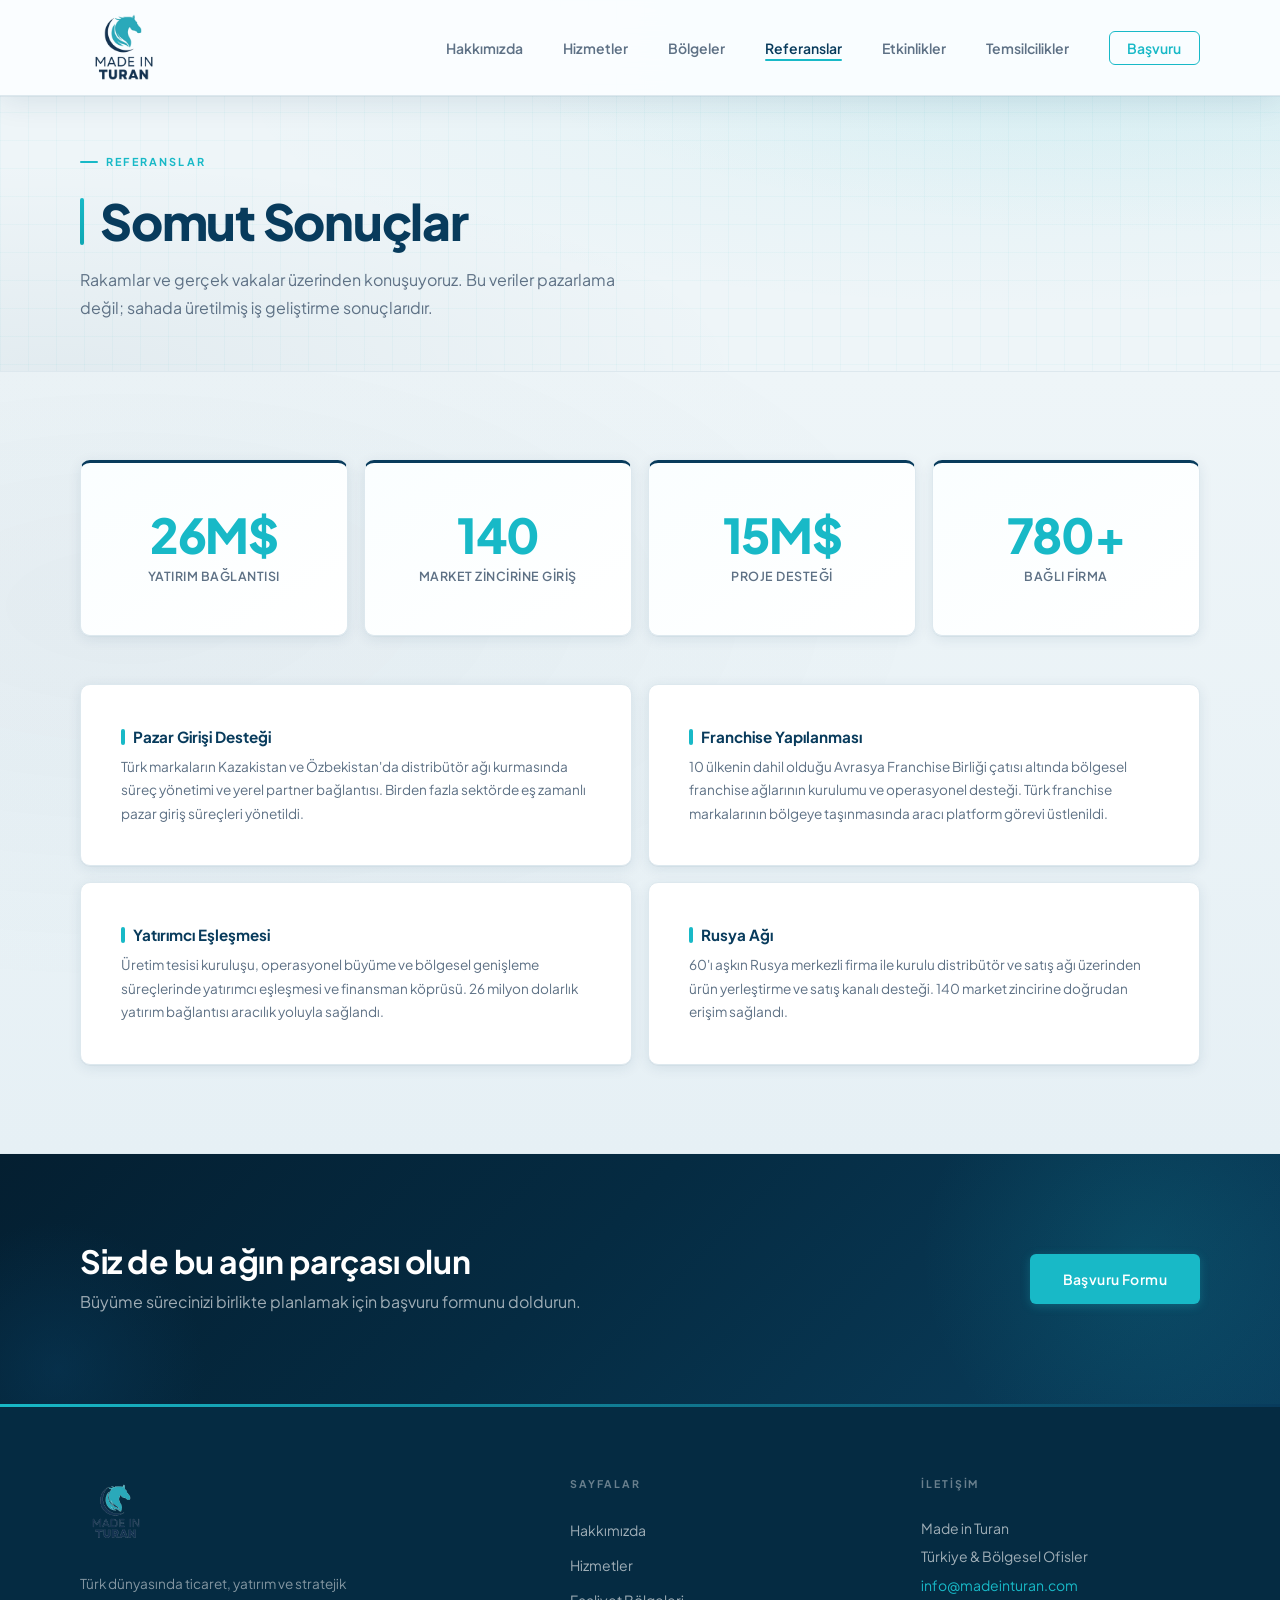
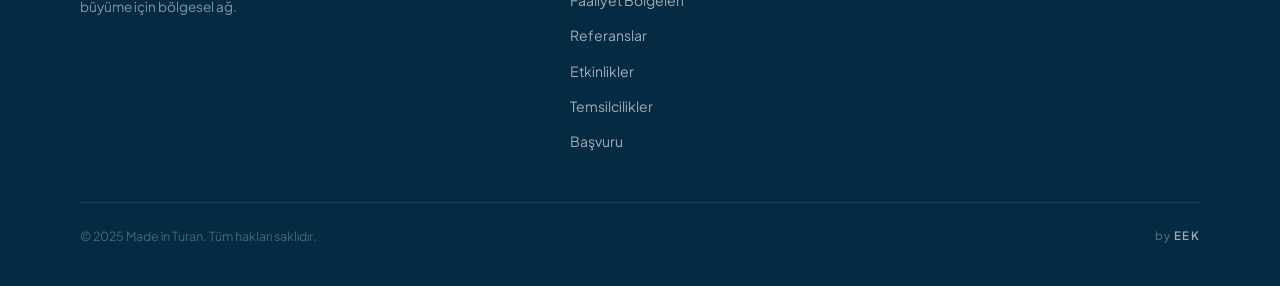
<file: referanslar.html>
<!DOCTYPE html>
<html lang="tr">
<head>
  <meta charset="UTF-8" />
  <meta name="viewport" content="width=device-width, initial-scale=1.0" />
  <meta name="description" content="Made in Turan referanslar — 26M$ yatırım bağlantısı, 140 market zinciri girişi, 780+ bağlı firma ile somut büyüme sonuçları." />
  <meta property="og:title" content="Referanslar — Made in Turan" />
  <meta property="og:type" content="website" />
  <title>Referanslar — Made in Turan</title>
  <link rel="preconnect" href="https://fonts.googleapis.com" />
  <link rel="preconnect" href="https://fonts.gstatic.com" crossorigin />
  <link href="https://fonts.googleapis.com/css2?family=Plus+Jakarta+Sans:wght@300;400;500;600;700;800&display=swap" rel="stylesheet" />
  <link rel="stylesheet" href="css/style.css" />
</head>
<body>

  <!-- HEADER -->
  <header class="site-header" id="site-header">
    <div class="header-inner container">
      <a href="index.html" class="header-logo" aria-label="Made in Turan Ana Sayfa">
        <img src="assets/images/madeinturan_logo.png" alt="Made in Turan" class="logo-img" />
      </a>

      <nav class="main-nav" aria-label="Ana navigasyon">
        <ul class="nav-list">
          <li><a href="hakkimizda.html" class="nav-link">Hakkımızda</a></li>
          <li><a href="hizmetler.html" class="nav-link">Hizmetler</a></li>
          <li><a href="faaliyet-bolgeleri.html" class="nav-link">Bölgeler</a></li>
          <li><a href="referanslar.html" class="nav-link">Referanslar</a></li>
          <li><a href="etkinlikler.html" class="nav-link">Etkinlikler</a></li>
          <li><a href="temsilcilikler.html" class="nav-link">Temsilcilikler</a></li>
          <li><a href="basvuru.html" class="nav-link nav-link--cta">Başvuru</a></li>
        </ul>
      </nav>

      <button class="hamburger" id="hamburger" aria-label="Menüyü aç/kapat" aria-expanded="false">
        <span class="hamburger-line"></span>
        <span class="hamburger-line"></span>
        <span class="hamburger-line"></span>
      </button>
    </div>

    <nav class="mobile-nav" id="mobile-nav" aria-hidden="true">
      <ul class="mobile-nav-list">
        <li><a href="hakkimizda.html" class="mobile-nav-link">Hakkımızda</a></li>
        <li><a href="hizmetler.html" class="mobile-nav-link">Hizmetler</a></li>
        <li><a href="faaliyet-bolgeleri.html" class="mobile-nav-link">Bölgeler</a></li>
        <li><a href="referanslar.html" class="mobile-nav-link">Referanslar</a></li>
        <li><a href="etkinlikler.html" class="mobile-nav-link">Etkinlikler</a></li>
        <li><a href="temsilcilikler.html" class="mobile-nav-link">Temsilcilikler</a></li>
        <li><a href="basvuru.html" class="mobile-nav-link mobile-nav-link--cta">Başvuru</a></li>
      </ul>
    </nav>
  </header>

  <main>

    <!-- SAYFA HERO -->
    <section class="page-hero">
      <div class="container">
        <span class="section-label reveal">Referanslar</span>
        <h1 class="page-hero-title reveal">Somut Sonuçlar</h1>
        <p class="page-hero-desc reveal">Rakamlar ve gerçek vakalar üzerinden konuşuyoruz. Bu veriler pazarlama değil; sahada üretilmiş iş geliştirme sonuçlarıdır.</p>
      </div>
    </section>

    <!-- ETKİ RAKAMLARI -->
    <section class="section referanslar">
      <div class="container">
        <div class="impact-numbers reveal">
          <div class="impact-item">
            <span class="impact-value">26M$</span>
            <span class="impact-label">Yatırım Bağlantısı</span>
          </div>
          <div class="impact-item">
            <span class="impact-value">140</span>
            <span class="impact-label">Market Zincirine Giriş</span>
          </div>
          <div class="impact-item">
            <span class="impact-value">15M$</span>
            <span class="impact-label">Proje Desteği</span>
          </div>
          <div class="impact-item">
            <span class="impact-value">780+</span>
            <span class="impact-label">Bağlı Firma</span>
          </div>
        </div>

        <div class="ref-cards">
          <article class="ref-card reveal">
            <h2 class="ref-card-title">Pazar Girişi Desteği</h2>
            <p class="ref-card-desc">Türk markaların Kazakistan ve Özbekistan'da distribütör ağı kurmasında süreç yönetimi ve yerel partner bağlantısı. Birden fazla sektörde eş zamanlı pazar giriş süreçleri yönetildi.</p>
          </article>

          <article class="ref-card reveal">
            <h2 class="ref-card-title">Franchise Yapılanması</h2>
            <p class="ref-card-desc">10 ülkenin dahil olduğu Avrasya Franchise Birliği çatısı altında bölgesel franchise ağlarının kurulumu ve operasyonel desteği. Türk franchise markalarının bölgeye taşınmasında aracı platform görevi üstlenildi.</p>
          </article>

          <article class="ref-card reveal">
            <h2 class="ref-card-title">Yatırımcı Eşleşmesi</h2>
            <p class="ref-card-desc">Üretim tesisi kuruluşu, operasyonel büyüme ve bölgesel genişleme süreçlerinde yatırımcı eşleşmesi ve finansman köprüsü. 26 milyon dolarlık yatırım bağlantısı aracılık yoluyla sağlandı.</p>
          </article>

          <article class="ref-card reveal">
            <h2 class="ref-card-title">Rusya Ağı</h2>
            <p class="ref-card-desc">60'ı aşkın Rusya merkezli firma ile kurulu distribütör ve satış ağı üzerinden ürün yerleştirme ve satış kanalı desteği. 140 market zincirine doğrudan erişim sağlandı.</p>
          </article>
        </div>
      </div>
    </section>

    <!-- SAYFA CTA -->
    <section class="section page-cta">
      <div class="container page-cta-inner">
        <div>
          <h2 class="section-title">Siz de bu ağın parçası olun</h2>
          <p class="section-desc">Büyüme sürecinizi birlikte planlamak için başvuru formunu doldurun.</p>
        </div>
        <a href="basvuru.html" class="btn btn--primary">Başvuru Formu</a>
      </div>
    </section>

  </main>

  <!-- FOOTER -->
  <footer class="site-footer">
    <div class="container">
      <div class="footer-grid">
        <div class="footer-brand">
          <a href="index.html" class="footer-logo-link" aria-label="Made in Turan Ana Sayfa">
            <img src="assets/images/madeinturan_logo.png" alt="Made in Turan" class="footer-logo-img" />
          </a>
          <p class="footer-tagline">Türk dünyasında ticaret, yatırım ve stratejik büyüme için bölgesel ağ.</p>
        </div>

        <nav class="footer-nav" aria-label="Footer navigasyon">
          <h4 class="footer-nav-title">Sayfalar</h4>
          <ul class="footer-nav-list">
            <li><a href="hakkimizda.html" class="footer-nav-link">Hakkımızda</a></li>
            <li><a href="hizmetler.html" class="footer-nav-link">Hizmetler</a></li>
            <li><a href="faaliyet-bolgeleri.html" class="footer-nav-link">Faaliyet Bölgeleri</a></li>
            <li><a href="referanslar.html" class="footer-nav-link">Referanslar</a></li>
            <li><a href="etkinlikler.html" class="footer-nav-link">Etkinlikler</a></li>
            <li><a href="temsilcilikler.html" class="footer-nav-link">Temsilcilikler</a></li>
            <li><a href="basvuru.html" class="footer-nav-link">Başvuru</a></li>
          </ul>
        </nav>

        <div class="footer-contact">
          <h4 class="footer-nav-title">İletişim</h4>
          <address class="footer-address">
            <p>Made in Turan</p>
            <p>Türkiye &amp; Bölgesel Ofisler</p>
            <a href="mailto:info@madeinturan.com" class="footer-contact-link">info@madeinturan.com</a>
          </address>
        </div>
      </div>

      <div class="footer-bottom">
        <p class="footer-copy">&copy; 2025 Made in Turan. Tüm hakları saklıdır.</p>
        <div class="eek-signature" aria-label="Designed by EEK">by <span>EEK</span></div>
      </div>
    </div>
  </footer>

  <script src="js/main.js"></script>
</body>
</html>
</file>
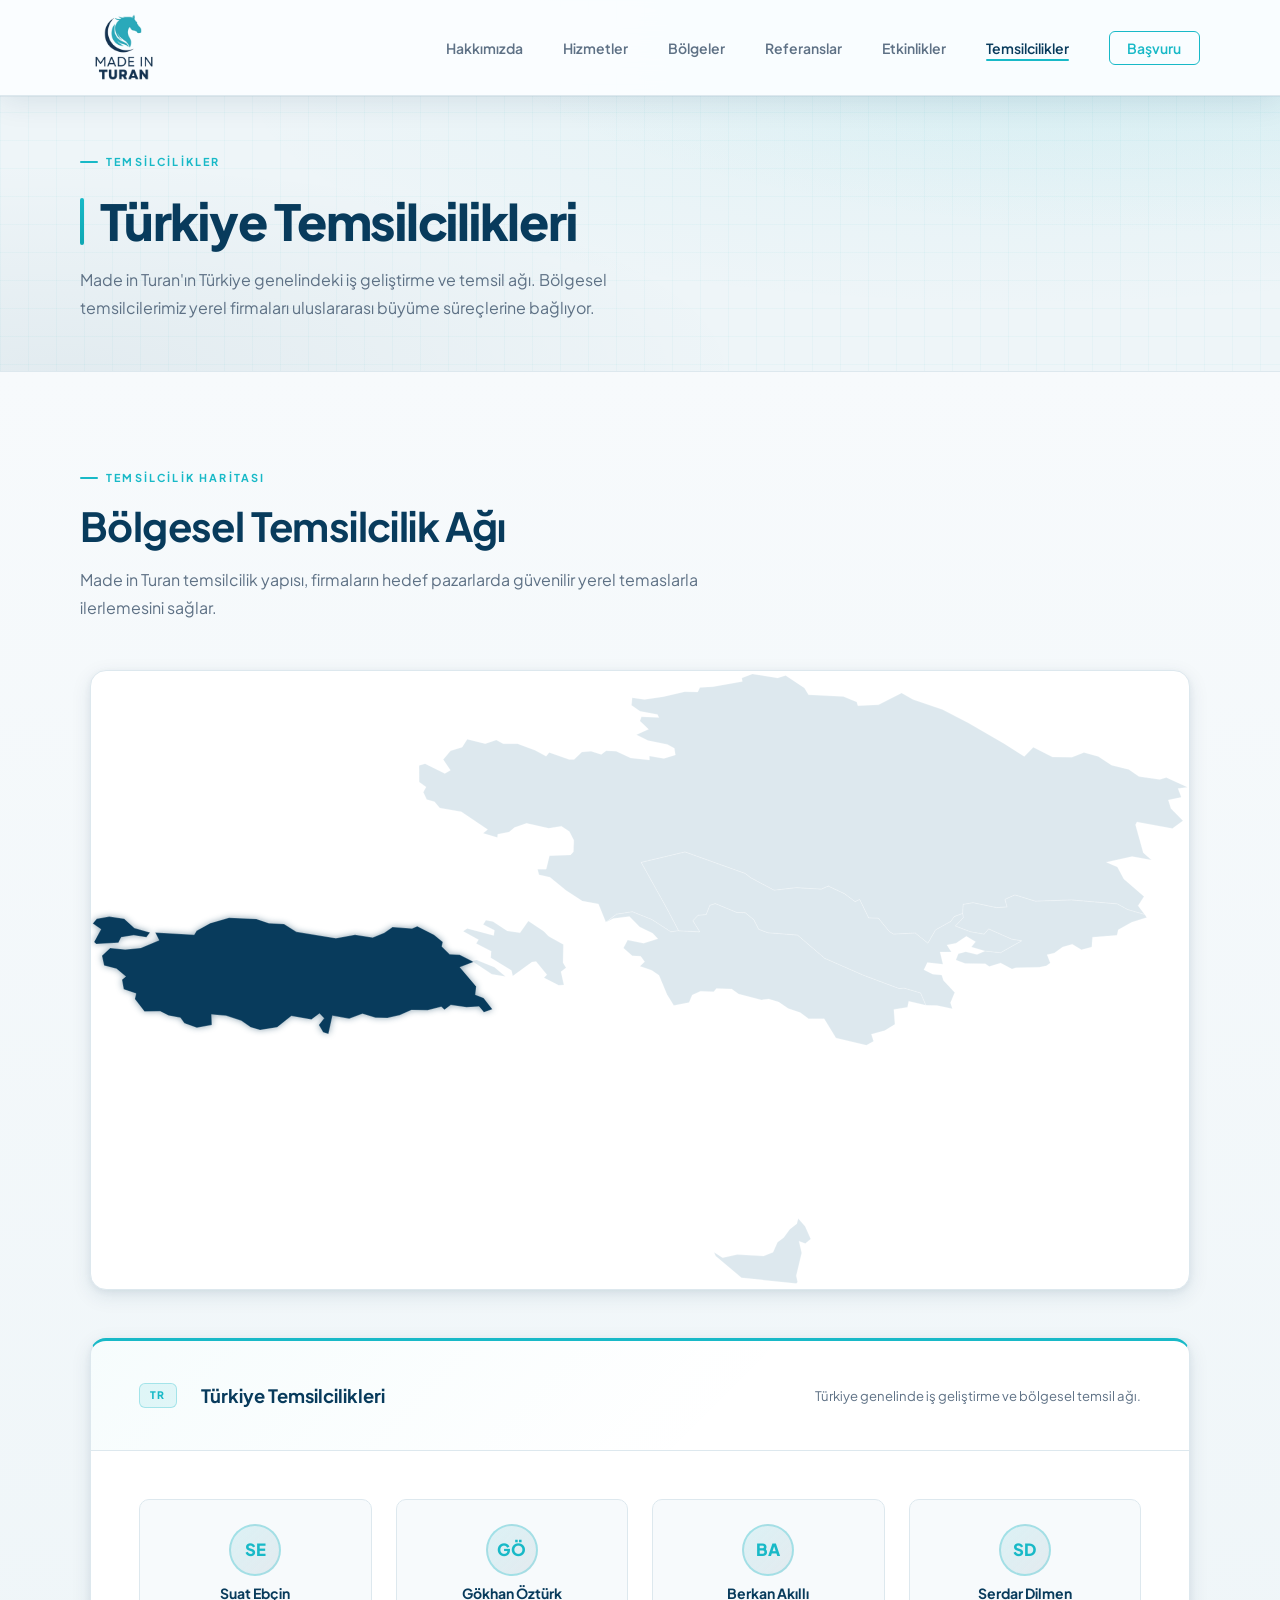
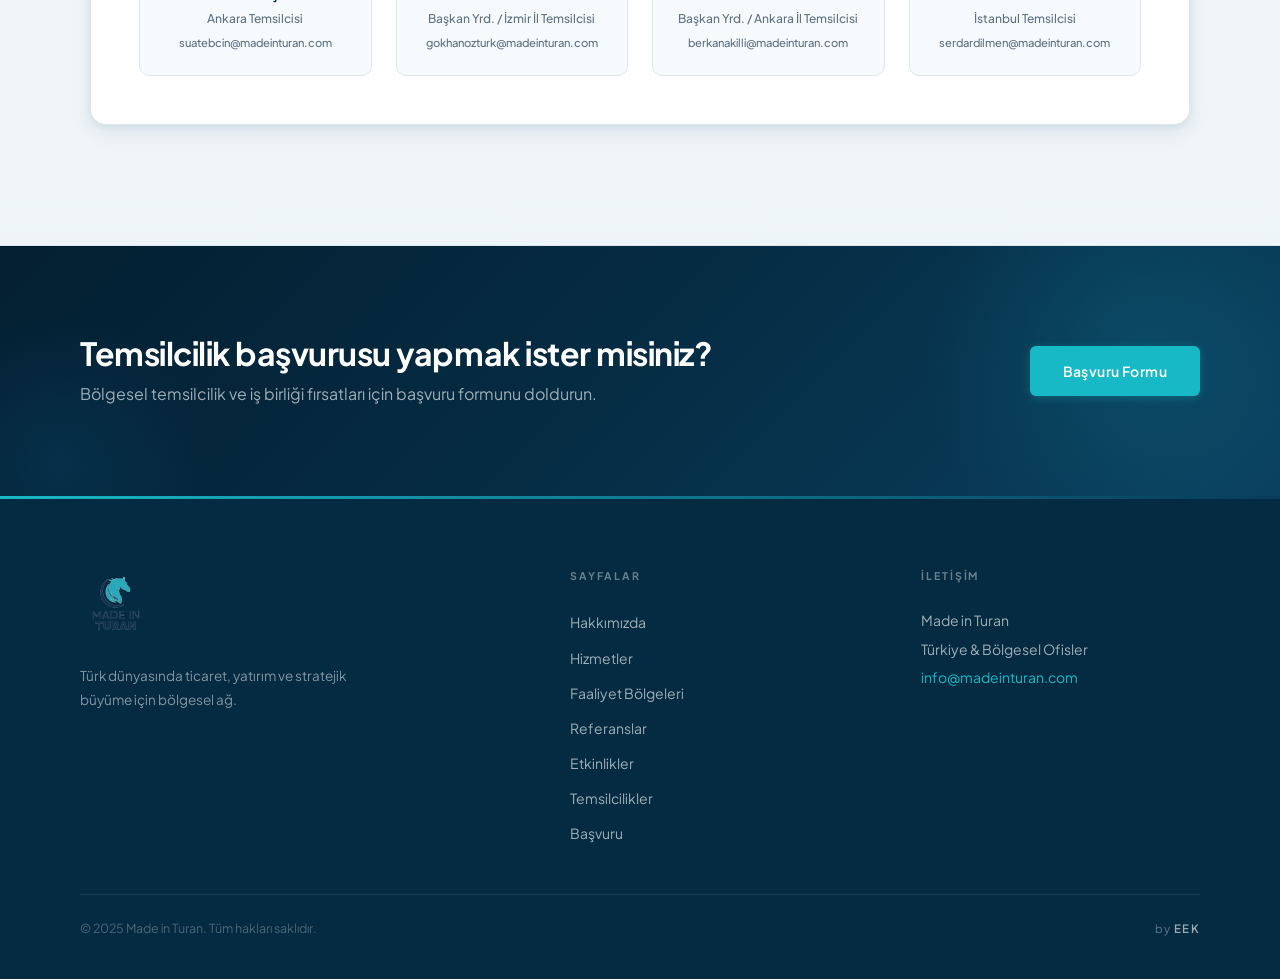
<file: temsilcilikler.html>
<!DOCTYPE html>
<html lang="tr">
<head>
  <meta charset="UTF-8" />
  <meta name="viewport" content="width=device-width, initial-scale=1.0" />
  <meta name="description" content="Made in Turan temsilcilikleri — Ankara, İzmir ve İstanbul temsilcilerimizle Türkiye genelinde iş geliştirme ağı." />
  <meta property="og:title" content="Temsilcilikler — Made in Turan" />
  <meta property="og:type" content="website" />
  <title>Temsilcilikler — Made in Turan</title>
  <link rel="preconnect" href="https://fonts.googleapis.com" />
  <link rel="preconnect" href="https://fonts.gstatic.com" crossorigin />
  <link href="https://fonts.googleapis.com/css2?family=Plus+Jakarta+Sans:wght@300;400;500;600;700;800&display=swap" rel="stylesheet" />
  <link rel="stylesheet" href="css/style.css" />
</head>
<body>

  <!-- HEADER -->
  <header class="site-header" id="site-header">
    <div class="header-inner container">
      <a href="index.html" class="header-logo" aria-label="Made in Turan Ana Sayfa">
        <img src="assets/images/madeinturan_logo.png" alt="Made in Turan" class="logo-img" />
      </a>

      <nav class="main-nav" aria-label="Ana navigasyon">
        <ul class="nav-list">
          <li><a href="hakkimizda.html" class="nav-link">Hakkımızda</a></li>
          <li><a href="hizmetler.html" class="nav-link">Hizmetler</a></li>
          <li><a href="faaliyet-bolgeleri.html" class="nav-link">Bölgeler</a></li>
          <li><a href="referanslar.html" class="nav-link">Referanslar</a></li>
          <li><a href="etkinlikler.html" class="nav-link">Etkinlikler</a></li>
          <li><a href="temsilcilikler.html" class="nav-link">Temsilcilikler</a></li>
          <li><a href="basvuru.html" class="nav-link nav-link--cta">Başvuru</a></li>
        </ul>
      </nav>

      <button class="hamburger" id="hamburger" aria-label="Menüyü aç/kapat" aria-expanded="false">
        <span class="hamburger-line"></span>
        <span class="hamburger-line"></span>
        <span class="hamburger-line"></span>
      </button>
    </div>

    <nav class="mobile-nav" id="mobile-nav" aria-hidden="true">
      <ul class="mobile-nav-list">
        <li><a href="hakkimizda.html" class="mobile-nav-link">Hakkımızda</a></li>
        <li><a href="hizmetler.html" class="mobile-nav-link">Hizmetler</a></li>
        <li><a href="faaliyet-bolgeleri.html" class="mobile-nav-link">Bölgeler</a></li>
        <li><a href="referanslar.html" class="mobile-nav-link">Referanslar</a></li>
        <li><a href="etkinlikler.html" class="mobile-nav-link">Etkinlikler</a></li>
        <li><a href="temsilcilikler.html" class="mobile-nav-link">Temsilcilikler</a></li>
        <li><a href="basvuru.html" class="mobile-nav-link mobile-nav-link--cta">Başvuru</a></li>
      </ul>
    </nav>
  </header>

  <main>

    <!-- SAYFA HERO -->
    <section class="page-hero">
      <div class="container">
        <span class="section-label reveal">Temsilcilikler</span>
        <h1 class="page-hero-title reveal">Türkiye Temsilcilikleri</h1>
        <p class="page-hero-desc reveal">Made in Turan'ın Türkiye genelindeki iş geliştirme ve temsil ağı. Bölgesel temsilcilerimiz yerel firmaları uluslararası büyüme süreçlerine bağlıyor.</p>
      </div>
    </section>

    <!-- TEMSİLCİLİK HARİTA BÖLÜMÜ -->
    <section class="section temsilcilik-map-section">
      <div class="container">

        <div class="section-header reveal">
          <span class="section-label">Temsilcilik Haritası</span>
          <h2 class="section-title">Bölgesel Temsilcilik Ağı</h2>
          <p class="section-desc">Made in Turan temsilcilik yapısı, firmaların hedef pazarlarda güvenilir yerel temaslarla ilerlemesini sağlar.</p>
        </div>

        <!-- DESKTOP: Harita — inline SVG (hover aktif) -->
        <div class="map-display-card reveal">
          <svg class="map-svg" xmlns="http://www.w3.org/2000/svg" viewBox="0 0 1600 900" role="img" aria-label="Made in Turan bölgesel temsilcilik haritası">
            <style>
              .map-country { fill: #DDE8EE; stroke: #FFFFFF; stroke-width: 0.75; transition: fill .25s ease, filter .25s ease; cursor: pointer; }
              .map-country:hover { fill: #18B9C7; filter: drop-shadow(0 0 10px rgba(24,185,199,.35)); }
            </style>
            <g id="polygons" transform="matrix(0.47374702,0,0,0.35853789,572.86643,348.9382)">
              <path class="map-country" id="AE" title="United Arab Emirates" data-country="bae" data-country-name="Dubai / BAE" d="m 987.27,1283.83 17.37,51.56 -16.67,18.48 -19.34,-9.92 8.16,48.03 -16.77,92.73 4.19,25.39 -4,6.34 -168.74,-23.92 -79.41,-87.96 -4.83,-15.92 26.4,23.07 44.95,-12.98 81.11,5.96 29.08,-15.44 13.65,-40.87 18.6,-17.77 19.37,-35.09 21.56,-22.71 4.15,-20.63 z"/>
              <path class="map-country" id="AZ" title="Azerbaycan" data-country="azerbaycan" data-country-name="Azerbaycan" d="M 65.76,268.78 23.73,258.96 -33,209.81 l -4.33,-4.06 14.47,-4.67 54.65,29.49 z m 70.26,-225.95 47.41,41.25 14.9,20.96 45.51,33.64 -1.07,74.35 9.21,19.74 -15.67,16.43 9.2,53.35 -16.27,1.87 -45.28,-31.16 9.26,-12.2 -33.43,-53.82 -12.64,2.71 -59.13,56.63 -3.87,-22.5 -63.84,-51.86 1.46,-26.86 -46.36,-30.8 7.33,-15.88 -47.32,-33.79 12.66,-12.04 81.4,28.85 2.34,-20.83 -34.93,-23.81 8.55,-17.73 21.44,5.93 44.58,37.81 39.07,7.76 z"/>
              <path class="map-country" id="KZ" title="Kazakistan" data-country="kazakistan" data-country-name="Kazakistan" d="m 2163.78,-501.19 -29.52,5.71 10.28,35.65 -40.11,10.69 8.14,34.94 37.08,49.31 -32.57,31.69 -109.09,-26.59 -4.48,11.41 23.94,113.48 25.36,29.81 -59.7,-14.09 -79.26,22.91 34,19.59 19.76,48.95 62.16,70.73 -18.32,37.58 20.54,36.05 -53.32,-20.31 -30.87,-22.84 -141.27,-16.1 -111.38,5.07 -62.59,-25.4 -30.48,17.97 6.67,31.01 -32.92,2.46 -71.69,-19.78 -30.52,6.69 -1.63,36.78 -26.1,12.9 -10.48,19.58 -46.92,34.46 -23.38,54.06 -39.27,-41.1 -66.11,4.12 -13,-9.76 -34.16,-55.03 -29.81,-0.74 -27.67,-74.74 -13.98,8.61 -33.16,-32.83 -49.21,-30.54 -22.05,12.35 -76.58,-5.82 -68.25,10.28 -72.24,-51.12 -16.69,-16.97 -185.15,-87.46 -134.31,42.17 80.24,190.78 34.72,87.15 -24.38,4.51 -58.29,-49.87 -59.64,-31.56 -48.58,9.8 -33.08,32.31 -22.77,-74.34 -49.7,-11.37 -49.67,-43.3 -49.75,-53.65 -33.83,-10.01 -4.51,-22.53 26.71,-0.34 10.15,-54.9 64.85,-3.07 8.79,-13.08 1.21,-46.45 -13.73,-35.8 -24.47,-21.31 -38.95,8.56 -68.36,-20.21 -37.05,17.22 -16.73,18.38 -34.76,8.6 -1.01,13.64 -43.94,-17.16 13.94,-15.58 -81.18,-72.53 -66.03,-15.08 -16.14,-25.09 -24.18,-9.5 -10.39,-29.2 8.46,-21.74 -21.23,-19.91 -0.19,-66.99 18.32,-7.7 60.87,40.56 17.31,-13.65 -22.37,-43.37 22.69,-35.47 35.62,-15.13 15.46,-32.24 55.58,17.98 34.07,-14.46 21.1,14.62 43.91,-0.05 53.95,26.95 34.23,24.62 9.48,-16.01 61.64,29.16 14.68,-0.03 24.22,-30.72 28.14,-3.34 31.45,12.95 15.03,-14.91 30.96,2.05 44.35,27.16 57.8,8.3 -0.2,-16 44.55,9.96 35.5,-14.5 -3.37,-27.11 -21.17,-15.56 -59.78,-15.35 -35.75,-23.8 37.52,-22.22 -26.56,-33.87 4.63,-16.58 53.76,2.11 -4.5,-11.95 -53.61,-13.03 -26.29,-24.28 2.14,-30.94 37.84,7.43 57.8,-11.5 66.06,-20.13 40.02,1.42 6.57,-18.69 39.91,-3.16 90.7,-21.04 -1.72,-14.48 32.64,-16.42 77.8,16.31 24.45,-10.25 57.74,50.77 12.6,27.94 107.34,7.59 41.05,21.4 3.42,15.44 63.63,-3.53 70.94,-48.1 35.04,26.72 90.51,40.82 78.77,53.88 110.18,83.74 62.83,52.78 27.72,-37.26 58.99,39.82 59.72,0.9 37.09,-19.64 44.22,16.18 40.86,35.81 52.86,16.74 31.29,29.31 63.96,12.26 19.95,-8.19 z"/>
              <path class="map-country" id="KG" title="Kırgızistan" data-country="kirgizistan" data-country-name="Kırgızistan" d="m 2031.99,16.63 6.27,11.95 -46.42,18.94 -41.32,31.23 -3.87,22.51 -75.37,7.12 -2.25,40.55 -31.94,11.12 -27.87,-22.99 -29.81,11.87 -25.41,23.77 -22.41,7.16 9.88,33.3 -12.08,12.02 -21.72,5.69 -72.03,1.7 -11.97,5.82 -34.92,-24.58 -34.96,14.08 -12.51,-11.51 -61.81,-0.71 -28.5,-14.29 7.51,-25.64 23.12,-7.99 34.47,11.67 24.58,-14.48 47.51,6.61 65.02,-48.24 -30.4,-6.38 -70.95,-41.32 -13.8,21.06 -42.15,-9.63 -46.83,-23.47 24.56,-34.01 -1.62,-17.38 1.63,-36.78 30.52,-6.69 71.69,19.78 32.92,-2.46 -6.67,-31.01 30.48,-17.97 62.59,25.4 111.38,-5.07 141.27,16.1 30.87,22.84 z"/>
              <path class="map-country" id="TM" title="Türkmenistan" data-country="turkmenistan" data-country-name="Türkmenistan" d="m 1358.95,385.68 -52.99,-16.88 -3.71,24.31 -42.06,9.11 3.42,60.6 -31.04,25.17 -41.37,14.83 6.78,28.58 -22.03,16.3 -93.76,-29.6 -36.21,-78.4 -47.88,0.38 -26.01,-24.92 -36.69,-16.51 -29.12,-26.15 -30.61,-12.47 -22.11,3.44 -70.61,-23.63 -21.48,-20.53 -47.06,-2.54 -8.21,13.46 -40.61,-2.03 -25.54,15.11 -9.67,30.61 -46.96,12.13 -20.89,-44.71 -24.68,-78.01 -22.61,-20.37 -36,-16.5 14.63,-18.03 -12.26,-22.24 -26.13,-2.1 -26.94,-31.32 12.91,-32.43 48.98,13.41 43.95,-18.44 -15.96,-23 -39.62,-24.76 -31.93,-43.45 -49.42,8.73 -22.99,14.89 33.08,-32.31 48.58,-9.8 59.64,31.56 58.29,49.87 24.38,-4.51 64.69,4.45 -21.18,-45.06 16,-22.74 25.01,-2.55 11.21,-37.77 16.92,-6.86 66.99,36.31 24.69,0.34 27.2,29.4 14.8,38.61 27.59,13.49 91.62,9.75 83.38,94.04 119.53,69.05 110.08,54.62 14.06,-2.3 51.66,19.71 z"/>
              <path class="map-country" id="TR" title="Türkiye" data-country="turkiye" data-country-name="Türkiye" d="m -281.61,67.68 59.81,5.9 16.17,-9.4 51.37,34.68 27.26,29.52 -3.18,18.04 24.07,31.38 31.02,2.27 37.76,25.68 4.33,4.06 -41.53,20.83 50.16,77.92 -2.61,34.3 25.42,12.49 26.87,46.09 -25.92,12.57 -14.89,-23.34 -38.49,2.96 -48.57,-9.75 -19.52,20.14 -9.44,-12.84 -42.05,14.33 -50.06,-0.64 -36.38,20.8 -37.49,11.05 -36.64,-0.89 -40.02,-15.94 -40.98,19.75 -51.4,-12.17 -12.4,74.37 -16.28,-6.51 -13.2,-30.13 15.95,-26.75 -13.94,-19.27 -24.9,24.02 -61.68,-14.37 -43.58,46.16 -52.68,11.2 -28.75,-11.33 -29,-26.93 -46.64,-20.36 -44.97,-4.93 1.09,42.49 -46.1,11.8 -38.37,-18.42 -12.25,-22.72 -36.33,-8.42 -25.95,-17.3 -48.14,0.78 -29.67,-51.12 3.76,-22.26 -38.07,-16.8 -5.25,-39.07 11.7,-13.53 -28.49,-30.93 -38.28,-13.38 -6.59,-39.84 25.25,-31.25 46.52,6.13 47.64,-6.36 56.41,-30.92 -11.87,-31.8 119.68,9.11 7.45,-16.13 41.75,-31.13 58.03,-21.88 84,4.62 38.56,17.32 46.64,3.51 37.93,31.9 121.59,25.73 58.8,-13.84 54.45,11.04 35.69,-19.04 z m -825.56,-34.28 31.26,38.16 48.23,17.99 -11.12,19.44 -39.16,-8.1 -38.38,8.17 -8.49,21.75 -68.32,5.77 -6.44,-8.78 21.01,-51.31 -25.2,-23.94 12.34,-18.85 38.43,-8.68 z"/>
              <path class="map-country" id="UZ" title="Özbekistan" data-country="ozbekistan" data-country-name="Özbekistan" d="m 1471.99,12.18 1.62,17.38 -24.56,34.01 46.83,23.47 42.15,9.63 13.8,-21.06 70.95,41.32 30.4,6.38 -65.02,48.24 -47.51,-6.61 -42.01,-16.32 12.87,-21.79 -28.22,-21.59 -32.01,27.87 -27.76,6.89 13.66,28.87 -34.81,0.37 9.07,49.24 -48.03,-6.47 -10.69,28.95 27.2,17.82 27.54,3.56 5.6,22.34 34.47,48.64 -13.16,41.76 5.87,24.09 -47.24,-12.45 -34.05,-1.04 -16.27,-50.66 -51.66,-19.71 -14.06,2.3 L 1166.88,262.99 1047.35,193.94 963.97,99.9 872.35,90.15 844.76,76.66 829.96,38.05 802.76,8.65 778.07,8.31 711.08,-28 l -16.92,6.86 -11.21,37.77 -25.01,2.55 -16,22.74 21.18,45.06 -64.69,-4.45 -34.72,-87.15 -80.24,-190.78 134.31,-42.17 185.15,87.46 16.69,16.97 72.24,51.12 68.25,-10.28 76.58,5.82 22.05,-12.35 49.21,30.54 33.16,32.83 13.98,-8.61 27.67,74.74 29.81,0.74 34.16,55.03 13,9.76 66.11,-4.12 39.27,41.1 23.38,-54.06 46.92,-34.46 10.48,-19.58 z"/>
            </g>
          </svg>
        </div>

        <!-- MOBİL: Ülke listesi (tıklanabilir kartlar) -->
        <ul class="map-country-list" aria-label="Faaliyet bölgeleri">
          <li class="map-country-item mobile-country-card" data-country="turkiye" data-country-name="Türkiye">
            <span class="map-country-tag">TR</span>
            <span class="map-country-name">Türkiye</span>
          </li>
          <li class="map-country-item mobile-country-card" data-country="azerbaycan" data-country-name="Azerbaycan">
            <span class="map-country-tag">AZ</span>
            <span class="map-country-name">Azerbaycan</span>
          </li>
          <li class="map-country-item mobile-country-card" data-country="kazakistan" data-country-name="Kazakistan">
            <span class="map-country-tag">KZ</span>
            <span class="map-country-name">Kazakistan</span>
          </li>
          <li class="map-country-item mobile-country-card" data-country="ozbekistan" data-country-name="Özbekistan">
            <span class="map-country-tag">UZ</span>
            <span class="map-country-name">Özbekistan</span>
          </li>
          <li class="map-country-item mobile-country-card" data-country="kirgizistan" data-country-name="Kırgızistan">
            <span class="map-country-tag">KG</span>
            <span class="map-country-name">Kırgızistan</span>
          </li>
          <li class="map-country-item mobile-country-card" data-country="turkmenistan" data-country-name="Türkmenistan">
            <span class="map-country-tag">TM</span>
            <span class="map-country-name">Türkmenistan</span>
          </li>
          <li class="map-country-item mobile-country-card" data-country="bae" data-country-name="Dubai / BAE">
            <span class="map-country-tag">AE</span>
            <span class="map-country-name">Dubai / BAE</span>
          </li>
          <li class="map-country-item mobile-country-card" data-country="kktc" data-country-name="KKTC">
            <span class="map-country-tag">KK</span>
            <span class="map-country-name">KKTC</span>
          </li>
        </ul>

        <!-- TEMSİLCİLİK PANELİ — JS tarafından doldurulur -->
        <div id="country-panel" class="country-panel" aria-live="polite"></div>

      </div>
    </section>

    <!-- SAYFA CTA -->
    <section class="section page-cta">
      <div class="container page-cta-inner">
        <div>
          <h2 class="section-title">Temsilcilik başvurusu yapmak ister misiniz?</h2>
          <p class="section-desc">Bölgesel temsilcilik ve iş birliği fırsatları için başvuru formunu doldurun.</p>
        </div>
        <a href="basvuru.html" class="btn btn--primary">Başvuru Formu</a>
      </div>
    </section>

  </main>

  <!-- FOOTER -->
  <footer class="site-footer">
    <div class="container">
      <div class="footer-grid">
        <div class="footer-brand">
          <a href="index.html" class="footer-logo-link" aria-label="Made in Turan Ana Sayfa">
            <img src="assets/images/madeinturan_logo.png" alt="Made in Turan" class="footer-logo-img" />
          </a>
          <p class="footer-tagline">Türk dünyasında ticaret, yatırım ve stratejik büyüme için bölgesel ağ.</p>
        </div>

        <nav class="footer-nav" aria-label="Footer navigasyon">
          <h4 class="footer-nav-title">Sayfalar</h4>
          <ul class="footer-nav-list">
            <li><a href="hakkimizda.html" class="footer-nav-link">Hakkımızda</a></li>
            <li><a href="hizmetler.html" class="footer-nav-link">Hizmetler</a></li>
            <li><a href="faaliyet-bolgeleri.html" class="footer-nav-link">Faaliyet Bölgeleri</a></li>
            <li><a href="referanslar.html" class="footer-nav-link">Referanslar</a></li>
            <li><a href="etkinlikler.html" class="footer-nav-link">Etkinlikler</a></li>
            <li><a href="temsilcilikler.html" class="footer-nav-link">Temsilcilikler</a></li>
            <li><a href="basvuru.html" class="footer-nav-link">Başvuru</a></li>
          </ul>
        </nav>

        <div class="footer-contact">
          <h4 class="footer-nav-title">İletişim</h4>
          <address class="footer-address">
            <p>Made in Turan</p>
            <p>Türkiye &amp; Bölgesel Ofisler</p>
            <a href="mailto:info@madeinturan.com" class="footer-contact-link">info@madeinturan.com</a>
          </address>
        </div>
      </div>

      <div class="footer-bottom">
        <p class="footer-copy">&copy; 2025 Made in Turan. Tüm hakları saklıdır.</p>
        <div class="eek-signature" aria-label="Designed by EEK">by <span>EEK</span></div>
      </div>
    </div>
  </footer>

  <!-- Harita tooltip -->
  <div id="map-tooltip" class="map-tooltip" aria-hidden="true"></div>

  <script src="js/main.js"></script>
</body>
</html>
</file>
<file: css/style.css>
/* ============================================================
   MADE IN TURAN — style.css
   Saf CSS, framework yok.
   Tema: Açık, ferah, kurumsal — Lacivert & Turkuaz
   Aşama 2.2 — Kurumsal kimlik güçlendirme
   Bölümler: Reset → Variables → Base → Layout → Header →
             Hero → Hizmetler → Hakkımızda → Bölgeler →
             Neden Biz → Referanslar → Etkinlikler →
             Temsilcilikler → Başvuru → Footer →
             Sayfa Hero → Sayfa CTA → Yardımcılar →
             Animasyonlar → Responsive
============================================================ */

/* ============================================================
   RESET & BOX MODEL
============================================================ */
*, *::before, *::after {
  box-sizing: border-box;
  margin: 0;
  padding: 0;
}

html {
  scroll-behavior: smooth;
  font-size: 16px;
}

body {
  font-family: 'Plus Jakarta Sans', -apple-system, BlinkMacSystemFont,
    'Segoe UI', 'Helvetica Neue', Arial, sans-serif;
  background-color: var(--color-bg);
  color: var(--color-text);
  line-height: 1.6;
  -webkit-font-smoothing: antialiased;
  -moz-osx-font-smoothing: grayscale;
}

img, video {
  display: block;
  max-width: 100%;
}

ul, ol { list-style: none; }

a {
  color: inherit;
  text-decoration: none;
}

address { font-style: normal; }

button {
  cursor: pointer;
  border: none;
  background: none;
  font-family: inherit;
}

/* ============================================================
   CSS CUSTOM PROPERTIES — RENK & BOŞLUK SİSTEMİ
============================================================ */
:root {
  /* Ana arka planlar */
  --color-bg:          #F7FAFC;
  --color-bg-2:        #EEF5F8;
  --color-bg-card:     #FFFFFF;
  --color-bg-card-2:   #F4F9FB;
  --color-bg-dark:     #052B42;

  /* Marka renkleri */
  --color-primary:     #083B5C;
  --color-accent:      #18B9C7;
  --color-accent-dim:  #0FA7B3;
  --color-accent-glow: rgba(24, 185, 199, 0.10);
  --color-accent-line: rgba(24, 185, 199, 0.30);

  /* Tipografi */
  --color-text:        #102A43;
  --color-text-muted:  #5E7185;
  --color-text-faint:  #8FA4B5;

  /* Sınır ve çizgiler */
  --color-border:       #DDE8EE;
  --color-border-mid:   rgba(221, 232, 238, 0.7);

  /* Gölgeler */
  --shadow-xs:   0 1px 3px rgba(8, 59, 92, 0.06);
  --shadow-sm:   0 2px 8px rgba(8, 59, 92, 0.07), 0 0 0 1px rgba(221, 232, 238, 0.5);
  --shadow-card: 0 3px 14px rgba(8, 59, 92, 0.09), 0 1px 0 rgba(221, 232, 238, 0.8);
  --shadow-md:   0 6px 20px rgba(8, 59, 92, 0.10), 0 2px 6px rgba(8, 59, 92, 0.06);
  --shadow-lg:   0 12px 40px rgba(8, 59, 92, 0.13), 0 4px 12px rgba(8, 59, 92, 0.07);

  /* Header */
  --header-height: 96px;

  /* Boşluklar — kompakt kurumsal ritim */
  --space-xs:  0.5rem;
  --space-sm:  1rem;
  --space-md:  1.5rem;
  --space-lg:  2.5rem;
  --space-xl:  3rem;
  --space-2xl: 4.5rem;
  --space-3xl: 5.5rem;

  /* Radius */
  --radius-sm: 6px;
  --radius-md: 10px;
  --radius-lg: 16px;

  /* Geçişler */
  --transition: 0.22s ease;
  --transition-slow: 0.38s ease;
}

/* ============================================================
   LAYOUT
============================================================ */
.container {
  width: 100%;
  max-width: 1200px;
  margin-inline: auto;
  padding-inline: clamp(1.25rem, 5vw, 2.5rem);
}

.section {
  padding-block: var(--space-3xl);
}

/* ============================================================
   ORTAK — SECTION HEADER
============================================================ */
.section-header {
  max-width: 640px;
  margin-bottom: var(--space-xl);
}

.section-label {
  display: inline-flex;
  align-items: center;
  gap: 0.5rem;
  font-size: 0.68rem;
  font-weight: 700;
  letter-spacing: 0.2em;
  text-transform: uppercase;
  color: var(--color-accent);
  margin-bottom: var(--space-sm);
}

/* Küçük vurgu çizgisi */
.section-label::before {
  content: '';
  display: block;
  width: 18px;
  height: 2px;
  background: var(--color-accent);
  border-radius: 1px;
  flex-shrink: 0;
}

.section-title {
  font-size: clamp(1.7rem, 3.2vw, 2.5rem);
  font-weight: 700;
  line-height: 1.2;
  color: var(--color-primary);
  margin-bottom: var(--space-sm);
  letter-spacing: -0.015em;
}

.section-desc {
  font-size: 1rem;
  line-height: 1.75;
  color: var(--color-text-muted);
}

/* ============================================================
   ORTAK — BUTONLAR
============================================================ */
.btn {
  display: inline-flex;
  align-items: center;
  justify-content: center;
  gap: 0.5rem;
  padding: 0.8125rem 2rem;
  border-radius: var(--radius-sm);
  font-size: 0.875rem;
  font-weight: 600;
  letter-spacing: 0.03em;
  transition: all var(--transition);
  white-space: nowrap;
}

.btn--primary {
  background: var(--color-accent);
  color: #ffffff;
  border: 1.5px solid transparent;
  box-shadow: 0 2px 10px rgba(24, 185, 199, 0.28);
}

.btn--primary:hover {
  background: var(--color-accent-dim);
  transform: translateY(-1px);
  box-shadow: 0 6px 22px rgba(24, 185, 199, 0.36);
}

.btn--outline {
  border: 1.5px solid var(--color-primary);
  color: var(--color-primary);
  background: transparent;
}

.btn--outline:hover {
  background: var(--color-primary);
  color: #ffffff;
  box-shadow: 0 4px 14px rgba(8, 59, 92, 0.18);
}

.btn--ghost {
  color: var(--color-text-muted);
  border: 1.5px solid var(--color-border);
  background: transparent;
}

.btn--ghost:hover {
  color: var(--color-text);
  border-color: rgba(16, 42, 67, 0.25);
  background: var(--color-bg-2);
}

.btn--full { width: 100%; }

/* Hero bağlamı — koyu video üzerinde butonlar */
.hero .btn--outline {
  border-color: rgba(255, 255, 255, 0.38);
  color: rgba(255, 255, 255, 0.9);
}
.hero .btn--outline:hover {
  background: rgba(255, 255, 255, 0.12);
  border-color: rgba(255, 255, 255, 0.65);
  color: #ffffff;
}
.hero .btn--ghost {
  border-color: rgba(255, 255, 255, 0.18);
  color: rgba(255, 255, 255, 0.6);
}
.hero .btn--ghost:hover {
  background: rgba(255, 255, 255, 0.07);
  border-color: rgba(255, 255, 255, 0.28);
  color: rgba(255, 255, 255, 0.82);
}

/* ============================================================
   HEADER
============================================================ */
.site-header {
  position: fixed;
  top: 0;
  left: 0;
  right: 0;
  z-index: 100;
  height: var(--header-height);
  border-bottom: 1px solid transparent;
  transition: background var(--transition-slow),
              border-color var(--transition-slow),
              box-shadow var(--transition-slow);
}

/* Hero üzerinde nav okunabilirliği için üst koyu gradient */
.site-header::before {
  content: '';
  position: absolute;
  inset: 0;
  background: linear-gradient(to bottom, rgba(5,20,34,0.56) 0%, rgba(5,20,34,0.14) 100%);
  opacity: 1;
  transition: opacity var(--transition-slow);
  z-index: -1;
  pointer-events: none;
}
.site-header.scrolled::before {
  opacity: 0;
}

.site-header.scrolled {
  background: rgba(250, 253, 255, 0.97);
  backdrop-filter: blur(20px);
  -webkit-backdrop-filter: blur(20px);
  border-bottom: 1px solid var(--color-border);
  box-shadow:
    0 1px 0 rgba(8, 59, 92, 0.05),
    0 4px 32px rgba(8, 59, 92, 0.11);
}

.header-inner {
  display: flex;
  align-items: center;
  justify-content: space-between;
  height: var(--header-height);
}

.header-logo {
  flex-shrink: 0;
  background: transparent;
  border: none;
  box-shadow: none;
  padding: 0;
}

.logo-img {
  height: 88px;
  width: auto;
  object-fit: contain;
  display: block;
  background: transparent;
  border: none;
  box-shadow: none;
  opacity: 1;
  filter: none;
}

.main-nav {
  display: flex;
  align-items: center;
}

.nav-list {
  display: flex;
  align-items: center;
  gap: var(--space-lg);
}

/* Nav — transparan (hero video üzeri) */
.nav-link {
  font-size: 0.875rem;
  font-weight: 600;
  color: rgba(255, 255, 255, 0.93);
  transition: color var(--transition);
  position: relative;
}

.nav-link::after {
  content: '';
  position: absolute;
  bottom: -4px;
  left: 0;
  right: 0;
  height: 2.5px;
  background: var(--color-accent);
  border-radius: 2px;
  transform: scaleX(0);
  transform-origin: left;
  transition: transform var(--transition);
}

.nav-link:hover { color: var(--color-accent); }
.nav-link.active { color: #ffffff; }

.nav-link:hover::after,
.nav-link.active::after { transform: scaleX(1); }

.nav-link--cta {
  padding: 0.45rem 1.1rem;
  border: 1.5px solid rgba(255, 255, 255, 0.55);
  border-radius: var(--radius-sm);
  color: rgba(255, 255, 255, 0.97);
}
.nav-link--cta::after { display: none; }
.nav-link--cta:hover {
  background: rgba(255, 255, 255, 0.15);
  border-color: rgba(255, 255, 255, 0.82);
  color: #ffffff;
}

/* Nav — scrolled (açık arka plan) */
.site-header.scrolled .nav-link { color: var(--color-text-muted); }
.site-header.scrolled .nav-link:hover,
.site-header.scrolled .nav-link.active { color: var(--color-primary); }
.site-header.scrolled .nav-link--cta {
  border-color: var(--color-accent);
  color: var(--color-accent);
}
.site-header.scrolled .nav-link--cta:hover {
  background: var(--color-accent);
  color: #ffffff;
}

/* Hamburger */
.hamburger {
  display: none;
  flex-direction: column;
  gap: 5px;
  padding: 6px;
}

.hamburger-line {
  display: block;
  width: 22px;
  height: 2px;
  background: rgba(255, 255, 255, 0.9);
  border-radius: 2px;
  transition: all var(--transition);
}

.site-header.scrolled .hamburger-line { background: var(--color-primary); }

.hamburger.open .hamburger-line:nth-child(1) { transform: translateY(7px) rotate(45deg); }
.hamburger.open .hamburger-line:nth-child(2) { opacity: 0; }
.hamburger.open .hamburger-line:nth-child(3) { transform: translateY(-7px) rotate(-45deg); }

/* Mobil nav */
.mobile-nav {
  display: none;
  background: #ffffff;
  border-bottom: 1px solid var(--color-border);
  box-shadow: 0 8px 28px rgba(8, 59, 92, 0.12);
  overflow: hidden;
  max-height: 0;
  transition: max-height 0.35s ease;
}

.mobile-nav.open { max-height: 460px; }

.mobile-nav-list {
  display: flex;
  flex-direction: column;
  padding: var(--space-sm) var(--space-md) var(--space-md);
}

.mobile-nav-link {
  display: block;
  padding: 0.8rem 0;
  font-size: 0.9rem;
  font-weight: 500;
  color: var(--color-text-muted);
  border-bottom: 1px solid var(--color-border);
  transition: color var(--transition), padding-left var(--transition);
}
.mobile-nav-link:last-child { border-bottom: none; }
.mobile-nav-link:hover {
  color: var(--color-primary);
  padding-left: 0.5rem;
}
.mobile-nav-link--cta {
  color: var(--color-accent);
  font-weight: 600;
  margin-top: var(--space-xs);
}

/* ============================================================
   HERO — Kurumsal gradient + slider
============================================================ */
.hero {
  position: relative;
  min-height: 820px;
  overflow: hidden;
  background:
    radial-gradient(ellipse at 68% 42%, rgba(24, 185, 199, 0.09) 0%, transparent 42%),
    radial-gradient(ellipse at 12% 88%, rgba(8, 59, 92, 0.45) 0%, transparent 36%),
    linear-gradient(148deg, #051422 0%, #062A40 38%, #083B5C 100%);
}

.hero::before {
  content: '';
  position: absolute;
  inset: 0;
  background:
    linear-gradient(rgba(24, 185, 199, 0.032) 1px, transparent 1px),
    linear-gradient(90deg, rgba(24, 185, 199, 0.032) 1px, transparent 1px);
  background-size: 64px 64px;
  z-index: 0;
  pointer-events: none;
}

.hero-content {
  position: relative;
  z-index: 1;
  padding-top: calc(var(--header-height) + 2rem);
  padding-bottom: 3.5rem;
  width: 100%;
}

.hero-eyebrow {
  display: inline-block;
  font-size: 0.68rem;
  font-weight: 700;
  letter-spacing: 0.22em;
  text-transform: uppercase;
  color: var(--color-accent);
  margin-bottom: var(--space-md);
  padding: 0.35rem 0.875rem;
  border: 1px solid var(--color-accent-line);
  border-radius: 2rem;
  background: var(--color-accent-glow);
}

.hero-title {
  font-size: clamp(2.25rem, 5.5vw, 4rem);
  font-weight: 800;
  line-height: 1.08;
  color: #ffffff;
  margin-bottom: var(--space-md);
  letter-spacing: -0.025em;
  max-width: 680px;
}

.hero-subtitle {
  font-size: clamp(0.95rem, 1.8vw, 1.1rem);
  line-height: 1.78;
  color: rgba(232, 237, 243, 0.78);
  max-width: 520px;
  margin-bottom: var(--space-xl);
}

.hero-actions {
  display: flex;
  flex-wrap: wrap;
  gap: var(--space-sm);
}

.scroll-line {
  display: block;
  width: 1px;
  height: 48px;
  background: linear-gradient(to bottom, transparent, var(--color-accent));
  margin-inline: auto;
  animation: scrollPulse 2s ease-in-out infinite;
}

@keyframes scrollPulse {
  0%, 100% { opacity: 0.3; transform: scaleY(1); }
  50%       { opacity: 1;   transform: scaleY(1.2); }
}

/* ============================================================
   HİZMETLER
============================================================ */
.hizmetler {
  background:
    linear-gradient(rgba(24, 185, 199, 0.020) 1px, transparent 1px),
    linear-gradient(90deg, rgba(24, 185, 199, 0.020) 1px, transparent 1px),
    linear-gradient(180deg, var(--color-bg-2) 0%, #E6F0F5 100%);
  background-size: 40px 40px, 40px 40px, auto;
  border-bottom: 1px solid var(--color-border-mid);
}

.services-grid {
  display: grid;
  grid-template-columns: repeat(4, 1fr);
  gap: var(--space-sm);
}

.service-card {
  background: var(--color-bg-card);
  border: 1px solid var(--color-border);
  border-radius: var(--radius-md);
  border-top: 3px solid var(--color-border);
  box-shadow: var(--shadow-card);
  overflow: hidden;
  transition: border-top-color var(--transition), box-shadow var(--transition), transform var(--transition);
}

.service-card:hover {
  border-top-color: var(--color-accent);
  box-shadow: var(--shadow-md);
  transform: translateY(-5px);
}

.service-card-inner {
  padding: var(--space-lg) var(--space-md);
  height: 100%;
}

.service-number {
  display: inline-flex;
  align-items: center;
  justify-content: center;
  width: 34px;
  height: 34px;
  font-size: 0.68rem;
  font-weight: 800;
  letter-spacing: 0.05em;
  color: var(--color-accent);
  background: var(--color-accent-glow);
  border: 1.5px solid var(--color-accent-line);
  border-radius: 50%;
  margin-bottom: var(--space-md);
  flex-shrink: 0;
}

.service-title {
  font-size: 0.92rem;
  font-weight: 700;
  color: var(--color-primary);
  line-height: 1.4;
  margin-bottom: 0.5rem;
}

.service-desc {
  font-size: 0.82rem;
  line-height: 1.7;
  color: var(--color-text-muted);
}

/* ============================================================
   HAKKIMIZDA
============================================================ */
.hakkimizda {
  background: linear-gradient(180deg, #FAFCFE 0%, var(--color-bg) 100%);
  border-bottom: 1px solid var(--color-border-mid);
}

.about-grid {
  display: grid;
  grid-template-columns: 1fr 340px;
  gap: var(--space-2xl);
  align-items: start;
}

.about-content .section-title {
  margin-bottom: var(--space-xl);
}

.about-block {
  margin-bottom: var(--space-lg);
  padding: var(--space-md) var(--space-md);
  border-left: 3px solid var(--color-accent);
  background: linear-gradient(90deg, rgba(24, 185, 199, 0.05) 0%, transparent 100%);
  border-radius: 0 var(--radius-sm) var(--radius-sm) 0;
}

.about-block-title {
  font-size: 0.68rem;
  font-weight: 700;
  letter-spacing: 0.15em;
  text-transform: uppercase;
  color: var(--color-accent);
  margin-bottom: 0.375rem;
}

.about-block p {
  font-size: 0.93rem;
  line-height: 1.78;
  color: var(--color-text-muted);
}

.about-stats {
  display: grid;
  grid-template-columns: 1fr 1fr;
  gap: var(--space-sm);
  position: sticky;
  top: calc(var(--header-height) + 2rem);
}

.stat-card {
  background: var(--color-bg-card);
  border: 1px solid var(--color-border);
  border-top: 3px solid var(--color-accent);
  border-radius: var(--radius-md);
  padding: var(--space-lg) var(--space-md);
  text-align: center;
  box-shadow: var(--shadow-card);
  transition: box-shadow var(--transition), transform var(--transition);
}

.stat-card:hover {
  box-shadow: var(--shadow-md);
  transform: translateY(-2px);
}

.stat-number {
  display: block;
  font-size: 2rem;
  font-weight: 800;
  color: var(--color-primary);
  line-height: 1;
  margin-bottom: 0.375rem;
  letter-spacing: -0.025em;
}

.stat-label {
  display: block;
  font-size: 0.7rem;
  font-weight: 600;
  color: var(--color-text-muted);
  letter-spacing: 0.04em;
  line-height: 1.4;
  text-transform: uppercase;
}

/* ============================================================
   FAALİYET BÖLGELERİ
============================================================ */
.bolgeler {
  background:
    radial-gradient(ellipse at 92% 50%, rgba(24, 185, 199, 0.07) 0%, transparent 50%),
    radial-gradient(ellipse at 8% 80%, rgba(8, 59, 92, 0.04) 0%, transparent 40%),
    linear-gradient(180deg, var(--color-bg-2) 0%, #e4eff5 100%);
  border-bottom: 1px solid var(--color-border-mid);
  padding-block: var(--space-2xl);
}

.regions-grid {
  display: grid;
  grid-template-columns: repeat(4, 1fr);
  gap: var(--space-sm);
}

.region-card {
  background: var(--color-bg-card);
  border: 1px solid var(--color-border);
  border-left: 3px solid transparent;
  border-radius: var(--radius-md);
  overflow: hidden;
  box-shadow: var(--shadow-card);
  transition: box-shadow var(--transition), transform var(--transition),
              border-color var(--transition), border-left-color var(--transition);
}

.region-card:hover {
  border-color: var(--color-border);
  border-left-color: var(--color-accent);
  transform: translateY(-4px);
  box-shadow: var(--shadow-md);
}

.region-card-inner {
  padding: var(--space-lg) var(--space-md);
}

.region-tag {
  display: inline-block;
  font-size: 0.62rem;
  font-weight: 800;
  letter-spacing: 0.15em;
  color: #ffffff;
  background: var(--color-primary);
  padding: 0.22rem 0.55rem;
  border-radius: 3px;
  margin-bottom: var(--space-sm);
}

.region-name {
  font-size: 1.05rem;
  font-weight: 700;
  color: var(--color-primary);
  margin-bottom: 0.2rem;
}

.region-role {
  font-size: 0.7rem;
  font-weight: 600;
  color: var(--color-accent);
  letter-spacing: 0.04em;
  margin-bottom: 0.625rem;
}

.region-desc {
  font-size: 0.8rem;
  line-height: 1.7;
  color: var(--color-text-muted);
}

/* ============================================================
   NEDEN BİZ
============================================================ */
.neden-biz {
  background: linear-gradient(180deg, var(--color-bg) 0%, #FAFCFE 100%);
  border-bottom: 1px solid var(--color-border-mid);
}

.neden-biz .section-header { max-width: 100%; }

.why-grid {
  display: grid;
  grid-template-columns: repeat(2, 1fr);
  gap: var(--space-sm);
  margin-top: var(--space-xl);
}

.why-card {
  background: var(--color-bg-card);
  border: 1px solid var(--color-border);
  border-radius: var(--radius-md);
  box-shadow: var(--shadow-card);
  overflow: hidden;
  transition: border-color var(--transition), box-shadow var(--transition), transform var(--transition);
}

.why-card:hover {
  border-color: var(--color-accent-line);
  box-shadow: var(--shadow-md);
  transform: translateY(-2px);
}

.why-card-inner {
  padding: var(--space-xl) var(--space-lg);
  border-left: 3px solid rgba(221, 232, 238, 0.9);
  transition: border-left-color var(--transition);
}

.why-card:hover .why-card-inner {
  border-left-color: var(--color-accent);
}

.why-title {
  font-size: 1.1rem;
  font-weight: 700;
  color: var(--color-primary);
  margin-bottom: 0.625rem;
}

.why-desc {
  font-size: 0.9rem;
  line-height: 1.78;
  color: var(--color-text-muted);
}

/* ============================================================
   REFERANSLAR
============================================================ */
.referanslar {
  background:
    radial-gradient(ellipse at 10% 30%, rgba(8, 59, 92, 0.04) 0%, transparent 50%),
    linear-gradient(180deg, var(--color-bg-2) 0%, #E6F0F5 100%);
  border-bottom: 1px solid var(--color-border-mid);
}

.impact-numbers {
  display: grid;
  grid-template-columns: repeat(4, 1fr);
  gap: var(--space-sm);
  margin-bottom: var(--space-xl);
}

.impact-item {
  background: linear-gradient(150deg, #FAFEFF 0%, var(--color-bg-card) 100%);
  border: 1px solid var(--color-border);
  border-top: 3px solid var(--color-primary);
  border-radius: var(--radius-md);
  padding: var(--space-xl) var(--space-lg);
  text-align: center;
  box-shadow: var(--shadow-card);
  transition: box-shadow var(--transition), transform var(--transition);
}

.impact-item:hover {
  box-shadow: var(--shadow-md);
  transform: translateY(-2px);
}

.impact-value {
  display: block;
  font-size: clamp(2rem, 4vw, 3rem);
  font-weight: 800;
  color: var(--color-accent);
  letter-spacing: -0.03em;
  line-height: 1;
  margin-bottom: 0.5rem;
}

.impact-label {
  display: block;
  font-size: 0.78rem;
  font-weight: 600;
  color: var(--color-text-muted);
  letter-spacing: 0.04em;
  text-transform: uppercase;
}

.ref-cards {
  display: grid;
  grid-template-columns: repeat(2, 1fr);
  gap: var(--space-sm);
}

.ref-card {
  background: var(--color-bg-card);
  border: 1px solid var(--color-border);
  border-radius: var(--radius-md);
  padding: var(--space-lg);
  box-shadow: var(--shadow-card);
  transition: border-color var(--transition), box-shadow var(--transition), transform var(--transition);
}

.ref-card:hover {
  border-color: var(--color-accent-line);
  box-shadow: var(--shadow-md);
  transform: translateY(-2px);
}

.ref-card-title {
  font-size: 0.95rem;
  font-weight: 700;
  color: var(--color-primary);
  margin-bottom: 0.375rem;
  display: flex;
  align-items: center;
  gap: 0.5rem;
}

/* Referans kart başlığı önünde küçük vurgu */
.ref-card-title::before {
  content: '';
  display: inline-block;
  width: 4px;
  height: 16px;
  background: var(--color-accent);
  border-radius: 2px;
  flex-shrink: 0;
}

.ref-card-desc {
  font-size: 0.85rem;
  line-height: 1.72;
  color: var(--color-text-muted);
}

/* ============================================================
   ETKİNLİKLER
============================================================ */
.etkinlikler {
  background: linear-gradient(180deg, var(--color-bg) 0%, #FAFCFE 100%);
  border-bottom: 1px solid var(--color-border-mid);
}

.events-grid {
  display: grid;
  grid-template-columns: repeat(3, 1fr);
  gap: var(--space-sm);
}

.event-card {
  background: var(--color-bg-card);
  border: 1px solid var(--color-border);
  border-radius: var(--radius-md);
  overflow: hidden;
  box-shadow: var(--shadow-card);
  display: flex;
  flex-direction: column;
  transition: box-shadow var(--transition), transform var(--transition), border-color var(--transition);
}

.event-card:hover {
  border-color: var(--color-accent-line);
  box-shadow: var(--shadow-md);
  transform: translateY(-3px);
}

.event-card--featured {
  border-top: 3px solid var(--color-accent);
  background: linear-gradient(160deg, rgba(24, 185, 199, 0.05) 0%, #FFFFFF 100%);
}

.event-card-inner {
  padding: var(--space-lg);
  flex: 1;
  display: flex;
  flex-direction: column;
}

.event-tag {
  display: inline-block;
  font-size: 0.63rem;
  font-weight: 700;
  letter-spacing: 0.14em;
  text-transform: uppercase;
  color: var(--color-accent);
  border: 1px solid var(--color-accent-line);
  background: var(--color-accent-glow);
  padding: 0.22rem 0.7rem;
  border-radius: 2rem;
  margin-bottom: 0.75rem;
}

.event-title {
  font-size: 0.95rem;
  font-weight: 700;
  color: var(--color-primary);
  line-height: 1.45;
  margin-bottom: 0.5rem;
}

.event-desc {
  font-size: 0.82rem;
  line-height: 1.7;
  color: var(--color-text-muted);
}

/* ============================================================
   TEMSİLCİLİKLER
============================================================ */
.temsilcilikler {
  background: linear-gradient(180deg, var(--color-bg-2) 0%, #e9f2f7 100%);
  border-bottom: 1px solid var(--color-border-mid);
  padding-block: var(--space-xl) var(--space-lg);
}

.temsilcilikler .section-header {
  margin-bottom: var(--space-md);
}

.rep-grid {
  display: grid;
  grid-template-columns: repeat(4, 1fr);
  gap: var(--space-md);
  max-width: 1100px;
  margin-inline: auto;
}

.rep-card {
  background: var(--color-bg-card);
  border: 1px solid var(--color-border);
  border-top: 3px solid transparent;
  border-radius: var(--radius-md);
  text-align: center;
  box-shadow: var(--shadow-card);
  overflow: hidden;
  transition: box-shadow var(--transition), transform var(--transition),
              border-color var(--transition), border-top-color var(--transition);
}

.rep-card:hover {
  border-color: var(--color-border);
  border-top-color: var(--color-accent);
  box-shadow: var(--shadow-md);
  transform: translateY(-3px);
}

.rep-card-inner {
  padding: var(--space-xl) var(--space-md);
}

.rep-avatar {
  width: 56px;
  height: 56px;
  border-radius: 50%;
  background: linear-gradient(135deg, var(--color-bg-2) 0%, rgba(24, 185, 199, 0.12) 100%);
  border: 2px solid var(--color-accent-line);
  display: flex;
  align-items: center;
  justify-content: center;
  font-size: 0.78rem;
  font-weight: 800;
  color: var(--color-primary);
  letter-spacing: 0.05em;
  margin: 0 auto var(--space-md);
  transition: background var(--transition), border-color var(--transition);
}

.rep-card:hover .rep-avatar {
  background: linear-gradient(135deg, rgba(24, 185, 199, 0.12) 0%, rgba(8, 59, 92, 0.08) 100%);
  border-color: var(--color-accent);
}

.rep-name {
  font-size: 0.975rem;
  font-weight: 700;
  color: var(--color-primary);
}

.rep-title {
  font-size: 0.78rem;
  font-weight: 500;
  color: var(--color-text-muted);
  margin-top: 0.25rem;
}

/* ============================================================
   TEMSİLCİLİK HARİTA BÖLÜMÜ (temsilcilikler.html)
============================================================ */
.temsilcilik-map-section {
  background: linear-gradient(180deg, var(--color-bg) 0%, var(--color-bg-2) 100%);
  border-bottom: 1px solid var(--color-border);
}

/* Harita görsel kartı */
.map-display-card {
  max-width: 1100px;
  margin-inline: auto;
  background: var(--color-bg-card);
  border: 1px solid var(--color-border);
  border-radius: var(--radius-lg);
  box-shadow: var(--shadow-md);
  overflow: hidden;
}

.map-svg {
  width: 100%;
  height: auto;
  display: block;
  pointer-events: all;
}

.map-country {
  fill: #DDE8EE !important;
  stroke: #FFFFFF !important;
  stroke-width: 0.75 !important;
  transition: fill 0.25s ease, filter 0.25s ease;
  cursor: pointer;
  pointer-events: all;
}

.map-country:hover {
  fill: #18B9C7 !important;
  filter: drop-shadow(0 0 10px rgba(24, 185, 199, 0.35));
}

/* Mobil: ülke listesi */
.map-country-list {
  display: none;
  flex-direction: column;
  gap: var(--space-sm);
  max-width: 480px;
  margin-inline: auto;
}

.map-country-item {
  display: flex;
  align-items: center;
  gap: 0.875rem;
  background: var(--color-bg-card);
  border: 1px solid var(--color-border);
  border-left: 3px solid var(--color-accent);
  border-radius: var(--radius-md);
  padding: 0.875rem var(--space-md);
  box-shadow: var(--shadow-card);
}

.map-country-tag {
  font-size: 0.65rem;
  font-weight: 800;
  color: var(--color-accent);
  background: var(--color-accent-glow);
  border: 1px solid var(--color-accent-line);
  border-radius: var(--radius-sm);
  padding: 0.15rem 0.5rem;
  letter-spacing: 0.08em;
  flex-shrink: 0;
  min-width: 36px;
  text-align: center;
}

.map-country-name {
  font-size: 0.925rem;
  font-weight: 600;
  color: var(--color-primary);
}

/* Mobil ülke kartı — tıklanabilir */
.mobile-country-card {
  cursor: pointer;
  transition: border-color 0.2s ease, box-shadow 0.2s ease;
}

.mobile-country-card.is-active {
  border-color: var(--color-accent);
  border-left-color: var(--color-accent);
  box-shadow: 0 0 0 1px rgba(24, 185, 199, 0.25), 0 8px 24px rgba(8, 59, 92, 0.1);
}

/* Aktif (tıklanmış) ülke */
.map-country.is-active {
  fill: #083B5C !important;
  filter: drop-shadow(0 0 12px rgba(8, 59, 92, 0.45));
}

/* Tooltip */
.map-tooltip {
  position: fixed;
  z-index: 1000;
  background: #083B5C;
  color: #fff;
  font-size: 0.78rem;
  font-weight: 700;
  padding: 0.35rem 0.8rem;
  border-radius: 6px;
  pointer-events: none;
  white-space: nowrap;
  transform: translate(-50%, calc(-100% - 14px));
  opacity: 0;
  transition: opacity 0.12s ease;
  letter-spacing: 0.03em;
}
.map-tooltip.is-visible {
  opacity: 1;
}
.map-tooltip::after {
  content: '';
  position: absolute;
  top: 100%;
  left: 50%;
  transform: translateX(-50%);
  border: 5px solid transparent;
  border-top-color: #083B5C;
}

/* Temsilcilik paneli */
.country-panel {
  display: none;
  margin-top: var(--space-xl);
  margin-bottom: 2rem;
  max-width: 1100px;
  margin-inline: auto;
  background: var(--color-bg-card);
  border: 1px solid var(--color-border);
  border-top: 3px solid var(--color-accent);
  border-radius: var(--radius-lg);
  box-shadow: var(--shadow-md);
  overflow: hidden;
}
.country-panel.is-visible {
  display: block;
  opacity: 1;
  visibility: visible;
  animation: panelSlideIn 0.28s ease;
}

@keyframes panelSlideIn {
  from { opacity: 0; transform: translateY(10px); }
  to   { opacity: 1; transform: translateY(0); }
}

.country-panel-header {
  display: flex;
  align-items: center;
  gap: var(--space-md);
  padding: var(--space-lg) var(--space-xl);
  border-bottom: 1px solid var(--color-border);
  background: linear-gradient(135deg, rgba(24, 185, 199, 0.04) 0%, transparent 60%);
}
.country-panel-badge {
  font-size: 0.65rem;
  font-weight: 800;
  color: var(--color-accent);
  background: var(--color-accent-glow);
  border: 1px solid var(--color-accent-line);
  border-radius: var(--radius-sm);
  padding: 0.2rem 0.65rem;
  letter-spacing: 0.1em;
  flex-shrink: 0;
}
.country-panel-title {
  font-size: 1.15rem;
  font-weight: 700;
  color: var(--color-primary);
  margin: 0;
}
.country-panel-desc {
  font-size: 0.82rem;
  color: var(--color-text-muted);
  margin-left: auto;
  text-align: right;
  flex-shrink: 0;
}

/* Temsilci kartları grid */
.country-panel-body {
  padding: var(--space-xl);
}
.country-rep-list {
  display: grid;
  grid-template-columns: repeat(4, 1fr);
  gap: var(--space-md);
}
.country-rep-card {
  background: var(--color-bg);
  border: 1px solid var(--color-border);
  border-radius: var(--radius-md);
  padding: var(--space-md);
  display: flex;
  flex-direction: column;
  align-items: center;
  text-align: center;
  gap: 0.45rem;
  transition: box-shadow 0.2s, border-color 0.2s;
}
.country-rep-card:hover {
  border-color: var(--color-accent);
  box-shadow: var(--shadow-card);
}
.country-rep-avatar {
  width: 52px;
  height: 52px;
  border-radius: 50%;
  background: linear-gradient(135deg, rgba(24, 185, 199, 0.12) 0%, rgba(8, 59, 92, 0.08) 100%);
  border: 2px solid var(--color-accent-line);
  display: flex;
  align-items: center;
  justify-content: center;
  font-size: 1.05rem;
  font-weight: 800;
  color: var(--color-accent);
  flex-shrink: 0;
}
.country-rep-name {
  font-size: 0.875rem;
  font-weight: 700;
  color: var(--color-primary);
  line-height: 1.3;
}
.country-rep-role {
  font-size: 0.75rem;
  color: var(--color-text-muted);
  font-weight: 500;
}
.country-rep-city {
  font-size: 0.68rem;
  color: var(--color-accent);
  font-weight: 700;
  letter-spacing: 0.05em;
  text-transform: uppercase;
}
.country-rep-email {
  font-size: 0.7rem;
  color: var(--color-text-muted);
  text-decoration: none;
  font-weight: 500;
  word-break: break-all;
  line-height: 1.4;
}
.country-rep-email:hover {
  color: var(--color-accent);
  text-decoration: underline;
}

/* "Yakında" paneli */
.country-panel-soon {
  display: flex;
  flex-direction: column;
  align-items: center;
  text-align: center;
  gap: 0.75rem;
  padding: var(--space-2xl) var(--space-xl);
  color: var(--color-text-muted);
}
.country-panel-soon-icon {
  font-size: 2rem;
  opacity: 0.35;
  line-height: 1;
}
.country-panel-soon-text {
  font-size: 0.925rem;
  font-weight: 500;
}

/* ============================================================
   BAŞVURU
============================================================ */
.basvuru {
  background: linear-gradient(180deg, var(--color-bg) 0%, #FAFCFE 100%);
  border-top: 1px solid var(--color-border);
}

.apply-grid {
  display: grid;
  grid-template-columns: 1fr 1.4fr;
  gap: var(--space-2xl);
  align-items: start;
}

.apply-content .section-title {
  margin-bottom: var(--space-sm);
}

.apply-desc {
  font-size: 0.95rem;
  line-height: 1.78;
  color: var(--color-text-muted);
}

.apply-form-wrap {
  background: var(--color-bg-card);
  border: 1px solid var(--color-border);
  border-top: 3px solid var(--color-accent);
  border-radius: var(--radius-lg);
  padding: var(--space-xl) var(--space-lg);
  box-shadow: var(--shadow-md);
}

.form-row {
  display: grid;
  grid-template-columns: 1fr 1fr;
  gap: var(--space-sm);
}

.form-group {
  display: flex;
  flex-direction: column;
  gap: 0.4rem;
  margin-bottom: var(--space-sm);
}

.form-label {
  font-size: 0.76rem;
  font-weight: 600;
  color: var(--color-text-muted);
  letter-spacing: 0.04em;
  text-transform: uppercase;
}

.required { color: var(--color-accent); }

.form-input {
  background: var(--color-bg);
  border: 1px solid var(--color-border);
  border-radius: var(--radius-sm);
  padding: 0.7rem 0.875rem;
  font-size: 0.875rem;
  font-family: inherit;
  color: var(--color-text);
  transition: border-color var(--transition), background var(--transition), box-shadow var(--transition);
  width: 100%;
}

.form-input::placeholder { color: var(--color-text-faint); }

.form-input:focus {
  outline: none;
  border-color: var(--color-accent);
  background: #ffffff;
  box-shadow: 0 0 0 3px rgba(24, 185, 199, 0.12);
}

.form-textarea {
  resize: vertical;
  min-height: 110px;
}

.form-note {
  font-size: 0.75rem;
  color: var(--color-text-faint);
  margin-top: var(--space-sm);
  text-align: center;
}

/* ============================================================
   FOOTER — Koyu lacivert, turkuaz üst çizgi
============================================================ */
.site-footer {
  background-color: var(--color-bg-dark);
  padding-top: var(--space-2xl);
  padding-bottom: var(--space-lg);
  position: relative;
}

/* Turkuaz → lacivert gradient üst çizgi */
.site-footer::before {
  content: '';
  display: block;
  position: absolute;
  top: 0;
  left: 0;
  right: 0;
  height: 3px;
  background: linear-gradient(90deg, var(--color-accent) 0%, var(--color-primary) 100%);
}

.footer-grid {
  display: grid;
  grid-template-columns: 1.5fr 1fr 1fr;
  gap: var(--space-2xl);
  margin-bottom: var(--space-xl);
}

.footer-logo-img {
  height: 72px;
  width: auto;
  object-fit: contain;
  margin-bottom: var(--space-md);
  background: transparent;
  border: none;
  box-shadow: none;
  opacity: 1;
  filter: none;
}

.footer-tagline {
  font-size: 0.85rem;
  line-height: 1.72;
  color: rgba(255, 255, 255, 0.5);
  max-width: 280px;
}

.footer-nav-title {
  font-size: 0.66rem;
  font-weight: 700;
  letter-spacing: 0.18em;
  text-transform: uppercase;
  color: rgba(255, 255, 255, 0.4);
  margin-bottom: var(--space-md);
}

.footer-nav-list {
  display: flex;
  flex-direction: column;
  gap: 0.6rem;
}

.footer-nav-link {
  font-size: 0.875rem;
  color: rgba(255, 255, 255, 0.62);
  transition: color var(--transition), padding-left var(--transition);
}

.footer-nav-link:hover {
  color: #ffffff;
  padding-left: 0.375rem;
}

.footer-address {
  display: flex;
  flex-direction: column;
  gap: 0.375rem;
}

.footer-address p {
  font-size: 0.875rem;
  color: rgba(255, 255, 255, 0.62);
}

.footer-contact-link {
  font-size: 0.875rem;
  color: var(--color-accent);
  transition: color var(--transition);
}

.footer-contact-link:hover { color: #5ed9e3; }

.footer-bottom {
  display: flex;
  align-items: center;
  justify-content: space-between;
  gap: 1rem;
  border-top: 1px solid rgba(255, 255, 255, 0.08);
  padding-top: var(--space-md);
}

.footer-copy {
  font-size: 0.78rem;
  color: rgba(255, 255, 255, 0.28);
}

/* ============================================================
   SAYFA HERO — Alt sayfa başlık bandı, güçlü kurumsal vurgu
============================================================ */
.page-hero {
  background:
    radial-gradient(ellipse at 95% 0%, rgba(24, 185, 199, 0.09) 0%, transparent 45%),
    radial-gradient(ellipse at 80% 25%, rgba(24, 185, 199, 0.06) 0%, transparent 55%),
    radial-gradient(ellipse at 5% 100%, rgba(8, 59, 92, 0.05) 0%, transparent 40%),
    linear-gradient(rgba(24, 185, 199, 0.038) 1px, transparent 1px),
    linear-gradient(90deg, rgba(24, 185, 199, 0.038) 1px, transparent 1px),
    var(--color-bg-2);
  background-size: auto, auto, auto, 28px 28px, 28px 28px;
  padding-top: calc(var(--header-height) + var(--space-xl));
  padding-bottom: var(--space-xl);
  border-bottom: 1px solid var(--color-border);
}

.page-hero-title {
  font-size: clamp(1.9rem, 4.2vw, 3.1rem);
  font-weight: 800;
  color: var(--color-primary);
  line-height: 1.15;
  margin-top: 0.375rem;
  margin-bottom: var(--space-sm);
  letter-spacing: -0.025em;
  max-width: 800px;
  position: relative;
  padding-left: 1.25rem;
}

/* Sayfa başlığı sol turkuaz accent çubuğu */
.page-hero-title::before {
  content: '';
  position: absolute;
  left: 0;
  top: 0.1em;
  bottom: 0.1em;
  width: 4px;
  background: linear-gradient(to bottom, var(--color-accent), var(--color-accent-dim));
  border-radius: 2px;
}

.page-hero-desc {
  font-size: 1rem;
  line-height: 1.78;
  color: var(--color-text-muted);
  max-width: 560px;
}

/* ============================================================
   SAYFA CTA — Koyu lacivert gradient band
============================================================ */
.page-cta {
  background: linear-gradient(135deg, #041F31 0%, var(--color-bg-dark) 45%, #0A3F5E 100%);
  position: relative;
  overflow: hidden;
}

/* Sol alt derinlik efekti */
.page-cta::before {
  content: '';
  position: absolute;
  bottom: -50%;
  left: -8%;
  width: 320px;
  height: 320px;
  border-radius: 50%;
  background: radial-gradient(circle, rgba(8, 59, 92, 0.5) 0%, transparent 65%);
  pointer-events: none;
}

/* Sağ üstte turkuaz radial ışıltı */
.page-cta::after {
  content: '';
  position: absolute;
  top: -55%;
  right: -8%;
  width: 480px;
  height: 480px;
  border-radius: 50%;
  background: radial-gradient(circle, rgba(24, 185, 199, 0.14) 0%, transparent 65%);
  pointer-events: none;
}

.page-cta-inner {
  display: flex;
  align-items: center;
  justify-content: space-between;
  gap: var(--space-xl);
  flex-wrap: wrap;
  position: relative;
  z-index: 1;
}

.page-cta-inner .section-title {
  font-size: clamp(1.4rem, 3vw, 2rem);
  margin-bottom: var(--space-xs);
  color: #ffffff;
}

.page-cta-inner .section-desc {
  color: rgba(255, 255, 255, 0.62);
  max-width: 520px;
}

.page-cta-inner .section-label {
  color: var(--color-accent);
}

/* CTA section label'ın sol çizgisi açık */
.page-cta-inner .section-label::before {
  background: var(--color-accent);
}

/* ============================================================
   BÖLÜM DEVAM LİNKİ
============================================================ */
.section-more {
  display: inline-flex;
  align-items: center;
  gap: 0.5rem;
  font-size: 0.85rem;
  font-weight: 600;
  color: var(--color-accent);
  letter-spacing: 0.02em;
  transition: gap var(--transition), color var(--transition);
  border-bottom: 1px solid rgba(24, 185, 199, 0.3);
  padding-bottom: 1px;
}

.section-more::after { content: '→'; }

.section-more:hover {
  color: var(--color-accent-dim);
  gap: 0.75rem;
  border-bottom-color: var(--color-accent-dim);
}

/* ============================================================
   HAKKIMIZDA ÖZET — Ana sayfa kompakt
============================================================ */
.about-summary {
  font-size: 0.95rem;
  line-height: 1.78;
  color: var(--color-text-muted);
  margin-bottom: var(--space-lg);
}

/* ============================================================
   KÖPRÜ GRID — Ana sayfa hakkımızda (text + istatistik yan yana)
============================================================ */
.kopru-grid {
  display: grid;
  grid-template-columns: 1fr 380px;
  gap: var(--space-2xl);
  align-items: center;
}

.kopru-stats {
  display: grid;
  grid-template-columns: 1fr 1fr;
  gap: var(--space-sm);
}

/* ============================================================
   HİZMET GRID — Ana sayfa modifier (4 kolon / 4 kart)
============================================================ */
.services-grid--home {
  grid-template-columns: repeat(4, 1fr);
}

/* ============================================================
   BÖLGE ŞERİDİ — Yatay chip listesi, mobilde kaydırılabilir
============================================================ */
/* Desktop: tüm kartlar tek satırda, scroll yok */
.regions-strip-wrap {
  overflow-x: visible;
}

.regions-strip-wrap::-webkit-scrollbar { height: 4px; }
.regions-strip-wrap::-webkit-scrollbar-track { background: transparent; }
.regions-strip-wrap::-webkit-scrollbar-thumb {
  background: var(--color-border);
  border-radius: 2px;
}

.regions-strip {
  display: flex;
  gap: var(--space-sm);
}

.region-chip {
  flex: 1;
  min-width: 0;
  display: flex;
  flex-direction: column;
  gap: 0.25rem;
  padding: 0.875rem var(--space-sm);
  background: var(--color-bg-card);
  border: 1px solid var(--color-border);
  border-top: 3px solid transparent;
  border-radius: var(--radius-md);
  box-shadow: var(--shadow-card);
  transition: border-top-color var(--transition), box-shadow var(--transition), transform var(--transition);
}

.region-chip:hover {
  border-top-color: var(--color-accent);
  box-shadow: var(--shadow-md);
  transform: translateY(-3px);
}

.region-chip-tag {
  display: inline-block;
  font-size: 0.58rem;
  font-weight: 800;
  letter-spacing: 0.14em;
  color: var(--color-accent);
  background: var(--color-accent-glow);
  border: 1px solid var(--color-accent-line);
  padding: 0.15rem 0.4rem;
  border-radius: 3px;
  align-self: flex-start;
}

.region-chip-name {
  font-size: 0.82rem;
  font-weight: 700;
  color: var(--color-primary);
  line-height: 1.3;
}

.region-chip-role {
  font-size: 0.67rem;
  color: var(--color-text-muted);
  line-height: 1.4;
}

/* ============================================================
   ETKİNLİK GÖRSEL ALANI — Placeholder, gerçek görsele hazır
============================================================ */
.event-card[id] {
  scroll-margin-top: 120px;
}

.event-card-image {
  width: 100%;
  height: 180px;
  flex-shrink: 0;
  overflow: hidden;
  position: relative;
  background: linear-gradient(135deg, #041F31 0%, #083B5C 55%, #0A5A7A 100%);
}

.event-card-image img {
  width: 100%;
  height: 100%;
  object-fit: cover;
  display: block;
}

/* Gradient fallbacks — görsel yüklenemezse devreye girer */
.event-img--zirve {
  background: linear-gradient(135deg, #041F31 0%, #0A5A7A 50%, var(--color-accent) 100%);
}
.event-img--sefer {
  background: linear-gradient(135deg, #052B42 0%, #083B5C 50%, #0A5280 100%);
}
.event-img--forum {
  background: linear-gradient(135deg, #052533 0%, #083B5C 40%, #1a7d8a 100%);
}

.event-meta {
  display: block;
  margin-bottom: 0.45rem;
  font-size: 0.75rem;
  font-weight: 500;
  color: rgba(8, 59, 92, 0.68);
  line-height: 1.5;
}

.event-detail-link {
  display: inline-flex;
  align-items: center;
  gap: 0.35rem;
  font-size: 0.8rem;
  font-weight: 600;
  color: var(--color-accent);
  margin-top: auto;
  padding-top: 0.875rem;
  transition: gap var(--transition), color var(--transition);
}

.event-detail-link::after { content: '→'; }

.event-detail-link:hover {
  gap: 0.55rem;
  color: var(--color-accent-dim);
}

/* ============================================================
   TEMSİLCİ ŞERİDİ — Desktop: 4 kolon grid | Mobil: yatay scroll
============================================================ */

/* Temel (desktop) — scroll yok, grid düzen */
.reps-strip-wrap {
  overflow-x: visible;
}

.reps-strip {
  display: grid;
  grid-template-columns: repeat(4, 1fr);
  gap: var(--space-sm);
}

.rep-strip-card {
  display: flex;
  flex-direction: column;
  align-items: flex-start;
  background: var(--color-bg-card);
  border: 1px solid var(--color-border);
  border-top: 3px solid transparent;
  border-radius: var(--radius-md);
  padding: 1.125rem var(--space-md);
  box-shadow: var(--shadow-card);
  transition: border-top-color var(--transition), box-shadow var(--transition), transform var(--transition);
}

.rep-strip-card:hover {
  border-top-color: var(--color-accent);
  box-shadow: var(--shadow-md);
  transform: translateY(-3px);
}

.rep-strip-avatar {
  width: 52px;
  height: 52px;
  border-radius: 50%;
  background: linear-gradient(135deg, var(--color-bg-2) 0%, rgba(24, 185, 199, 0.12) 100%);
  border: 2px solid var(--color-accent-line);
  display: flex;
  align-items: center;
  justify-content: center;
  font-size: 0.75rem;
  font-weight: 800;
  color: var(--color-primary);
  letter-spacing: 0.05em;
  flex-shrink: 0;
  margin-bottom: 0.75rem;
  transition: border-color var(--transition), background var(--transition);
}

.rep-strip-card:hover .rep-strip-avatar {
  border-color: var(--color-accent);
  background: linear-gradient(135deg, rgba(24, 185, 199, 0.12) 0%, rgba(8, 59, 92, 0.08) 100%);
}

.rep-strip-info {
  display: flex;
  flex-direction: column;
  gap: 0.2rem;
  width: 100%;
}

.rep-strip-name {
  font-size: 0.92rem;
  font-weight: 700;
  color: var(--color-primary);
  line-height: 1.3;
}

.rep-strip-title {
  font-size: 0.72rem;
  color: var(--color-text-muted);
  line-height: 1.4;
  margin-top: 0.1rem;
}

.rep-strip-email {
  font-size: 0.68rem;
  color: var(--color-accent);
  margin-top: 0.375rem;
  word-break: break-all;
  transition: color var(--transition);
}

.rep-strip-email:hover {
  color: var(--color-accent-dim);
}

/* ============================================================
   HERO SLIDER
============================================================ */
.hero-slider {
  position: relative;
  z-index: 1;
  width: 100%;
  min-height: 820px;
}

.hero-slide {
  position: absolute;
  inset: 0;
  display: flex;
  align-items: center;
  opacity: 0;
  pointer-events: none;
  transition: opacity 0.65s cubic-bezier(0.4, 0, 0.2, 1);
}

.hero-slide.active {
  opacity: 1;
  pointer-events: auto;
}

.hero-slide.active .hero-text {
  animation: heroTextIn 0.7s ease both;
  animation-delay: 0.25s;
}

@keyframes heroTextIn {
  from { opacity: 0; transform: translateY(16px); }
  to   { opacity: 1; transform: translateY(0); }
}

/* Slide 1 — gerçek fotoğraf arka planı */
.hero-slide--s1 {
  background-image:
    linear-gradient(to right, rgba(5,20,34,0.93) 0%, rgba(5,20,34,0.75) 42%, rgba(5,20,34,0.28) 72%, rgba(5,20,34,0.08) 100%),
    url('../assets/images/slider/made-in-turan-hero-slider-01.webp');
  background-size: cover;
  background-position: center right;
  background-repeat: no-repeat;
}

/* Slide 2 — Finans Zirvesi görseli */
.hero-slide--s2 {
  background-image:
    linear-gradient(to right, rgba(5,20,34,0.93) 0%, rgba(5,20,34,0.75) 42%, rgba(5,20,34,0.28) 72%, rgba(5,20,34,0.08) 100%),
    url('../assets/images/slider/made-in-turan-hero-slider-02.webp');
  background-size: cover;
  background-position: center right;
  background-repeat: no-repeat;
}

/* Slide 3 — s1 görseli kullanılıyor. Gelecek: made-in-turan-hero-slider-03-faaliyet-bolgeleri.webp */
.hero-slide--s3 {
  background-image:
    linear-gradient(to right, rgba(5,20,34,0.93) 0%, rgba(5,20,34,0.75) 42%, rgba(5,20,34,0.28) 72%, rgba(5,20,34,0.08) 100%),
    url('../assets/images/slider/made-in-turan-hero-slider-01.webp');
  background-size: cover;
  background-position: center right;
  background-repeat: no-repeat;
}

/* İki kolon düzen — metin sol, görsel sağ */
.hero-layout {
  display: flex;
  align-items: center;
  gap: var(--space-2xl);
  width: 100%;
}

.hero-text {
  flex: 1;
  min-width: 0;
  max-width: 640px;
}

/* SVG network görsel */
.hero-visual {
  flex-shrink: 0;
  width: 300px;
  height: 300px;
  opacity: 0.82;
}

.hero-network-svg {
  width: 100%;
  height: 100%;
  overflow: visible;
}

.hero-pulse-ring {
  transform-origin: 140px 140px;
  animation: heroPulse 2.8s ease-in-out infinite;
}

@keyframes heroPulse {
  0%, 100% { transform: scale(1);   opacity: 0.20; }
  50%       { transform: scale(1.7); opacity: 0; }
}

/* Dots */
.hero-dots {
  position: absolute;
  bottom: 2.25rem;
  left: 50%;
  transform: translateX(-50%);
  display: flex;
  align-items: center;
  gap: 0.5rem;
  z-index: 10;
}

.hero-dot {
  width: 8px;
  height: 8px;
  border-radius: 4px;
  border: none;
  padding: 0;
  cursor: pointer;
  background: rgba(255, 255, 255, 0.28);
  transition: background var(--transition), width var(--transition);
}

.hero-dot.active {
  width: 24px;
  background: var(--color-accent);
}

.hero-dot:hover:not(.active) {
  background: rgba(255, 255, 255, 0.52);
}

/* Oklar */
.hero-arrow {
  position: absolute;
  top: 50%;
  transform: translateY(-50%);
  z-index: 10;
  background: rgba(255, 255, 255, 0.07);
  border: 1px solid rgba(255, 255, 255, 0.14);
  color: rgba(255, 255, 255, 0.65);
  width: 42px;
  height: 42px;
  border-radius: 50%;
  cursor: pointer;
  display: flex;
  align-items: center;
  justify-content: center;
  font-size: 1.1rem;
  line-height: 1;
  transition: background var(--transition), border-color var(--transition), color var(--transition);
}

.hero-arrow:hover {
  background: rgba(255, 255, 255, 0.14);
  border-color: rgba(255, 255, 255, 0.32);
  color: #ffffff;
}

.hero-arrow--prev { left: 1.5rem; }
.hero-arrow--next { right: 1.5rem; }

/* ============================================================
   SCROLL REVEAL
============================================================ */
.reveal {
  opacity: 0;
  transform: translateY(18px);
  transition: opacity 0.55s ease, transform 0.55s ease;
}

.reveal.visible {
  opacity: 1;
  transform: translateY(0);
}

/* ============================================================
   RESPONSIVE — TABLET (max 1024px)
============================================================ */
@media (max-width: 1024px) {
  .services-grid {
    grid-template-columns: repeat(2, 1fr);
  }

  .rep-grid {
    grid-template-columns: repeat(2, 1fr);
    max-width: 620px;
  }

  .country-rep-list {
    grid-template-columns: repeat(2, 1fr);
  }
  .country-panel-header { flex-wrap: wrap; }
  .country-panel-desc { margin-left: 0; text-align: left; }

  .regions-grid {
    grid-template-columns: repeat(2, 1fr);
  }

  /* Tablet: 8 kart tek satıra sığmaz, scroll aç */
  .regions-strip-wrap {
    overflow-x: auto;
    -webkit-overflow-scrolling: touch;
    scrollbar-width: thin;
    scrollbar-color: var(--color-border) transparent;
    margin-inline: calc(-1 * clamp(1.25rem, 5vw, 2.5rem));
    padding-inline: clamp(1.25rem, 5vw, 2.5rem);
    padding-bottom: var(--space-xs);
  }
  .regions-strip { min-width: min-content; }
  .region-chip  { flex: none; min-width: 140px; }

  .about-grid {
    grid-template-columns: 1fr;
    gap: var(--space-xl);
  }

  .about-stats {
    position: static;
    grid-template-columns: repeat(4, 1fr);
  }

  /* Hero — tablette yükseklik ve görsel */
  .hero,
  .hero-slider { min-height: 720px; }
  .hero-visual { width: 220px; height: 220px; }
  .hero-arrow { display: none; }

  /* Köprü — tablet: yatay düzen koru, biraz daha dar */
  .kopru-grid {
    grid-template-columns: 1fr 320px;
    gap: var(--space-xl);
  }

  /* Hizmet — tablet: 4 kart 2 kolona sığar */
  .services-grid--home {
    grid-template-columns: repeat(2, 1fr);
  }

  .apply-grid {
    grid-template-columns: 1fr;
    gap: var(--space-xl);
  }

  .footer-grid {
    grid-template-columns: 1fr 1fr;
    gap: var(--space-xl);
  }

  .footer-brand {
    grid-column: span 2;
  }

  .impact-numbers {
    grid-template-columns: repeat(2, 1fr);
  }

}

/* ============================================================
   RESPONSIVE — MOBİL (max 768px)
============================================================ */
@media (max-width: 768px) {
  :root {
    --space-3xl: 3.75rem;
    --space-2xl: 2.875rem;
    --space-xl:  2rem;
    --space-lg:  1.75rem;
  }

  /* Header — mobilde her zaman beyaz, hero üstüne bindirmez */
  .site-header {
    background: rgba(255, 255, 255, 0.98);
    backdrop-filter: blur(16px);
    -webkit-backdrop-filter: blur(16px);
    border-bottom: 1px solid rgba(8, 59, 92, 0.08);
    box-shadow: 0 1px 0 rgba(8, 59, 92, 0.05), 0 4px 24px rgba(8, 59, 92, 0.09);
  }
  /* Koyu gradient overlay mobilde görünmesin */
  .site-header::before { opacity: 0; }
  .hamburger-line { background: var(--color-primary); }
  .main-nav { display: none; }
  .hamburger { display: flex; }
  .mobile-nav { display: block; }

  /* Hero — header altından başlar, artık arkasına binmez */
  .hero {
    min-height: 0;
    display: flex;
    flex-direction: column;
    margin-top: var(--header-height);
  }

  /* Slider container da doğal yüksekliğe döner */
  .hero-slider { min-height: 0; }

  /* Slide'lar absolute'dan çıkıyor; show/hide ile geçiş */
  .hero-slide {
    display: none;
    position: static;
    opacity: 1;
    pointer-events: auto;
    transition: none;
  }
  .hero-slide.active {
    display: flex;
    min-height: 580px;
  }

  /* Mobilde text animasyonu iptal — position:static ile uyumsuz */
  .hero-slide.active .hero-text { animation: none; }

  .hero-title { font-size: clamp(1.875rem, 8vw, 2.5rem); }

  .hero-content {
    padding-top: 2.5rem;
    padding-bottom: 2rem;
  }

  .hero-actions { flex-direction: column; align-items: flex-start; }
  .hero-actions .btn {
    width: 100%;
    max-width: 320px;
    justify-content: center;
  }

  /* Görsel ve oklar gizli */
  .hero-layout { flex-direction: column; }
  .hero-visual { display: none; }
  .hero-arrow { display: none; }

  /* Dots — absolute'dan çıkıp normal akışa giriyor */
  .hero-dots {
    position: relative;
    bottom: auto;
    left: auto;
    transform: none;
    justify-content: center;
    padding: 1.25rem 0 1.5rem;
  }

  /* Slide 2 — mobilde kişi fotoğrafı yerine atmosfer görseli */
  .hero-slide--s2 {
    background-image:
      linear-gradient(to right, rgba(5,20,34,0.93) 0%, rgba(5,20,34,0.76) 55%, rgba(5,20,34,0.45) 100%),
      url('../assets/images/slider/made-in-turan-hero-slider-01.webp');
    background-position: center center;
  }

  /* Logo — mobilde 60px */
  .logo-img { height: 60px; }

  /* Hizmetler */
  .services-grid { grid-template-columns: 1fr; }
  .services-grid--home { grid-template-columns: repeat(2, 1fr); }

  /* Köprü — mobil: yığılı */
  .kopru-grid {
    grid-template-columns: 1fr;
    gap: var(--space-xl);
  }
  .kopru-stats { grid-template-columns: repeat(2, 1fr); }

  /* Etkinlik görsel — mobilde daha kompakt */
  .event-card-image { height: 140px; }

  /* Hakkımızda */
  .about-stats { grid-template-columns: repeat(2, 1fr); }

  /* Bölgeler */
  .regions-grid { grid-template-columns: 1fr; }

  /* Neden Biz */
  .why-grid { grid-template-columns: 1fr; }

  /* Referanslar */
  .impact-numbers { grid-template-columns: repeat(2, 1fr); }
  .ref-cards { grid-template-columns: 1fr; }

  /* Etkinlikler */
  .events-grid { grid-template-columns: 1fr; }

  /* Temsilcilikler */
  .rep-grid { grid-template-columns: 1fr; max-width: 360px; }

  /* Rep strip — mobilde yatay kaydırma */
  .reps-strip-wrap {
    overflow-x: visible;
    margin-inline: 0;
    padding-inline: 0;
    padding-bottom: 0;
  }
  .reps-strip {
    display: grid;
    grid-template-columns: 1fr;
    gap: var(--space-sm);
    min-width: 0;
  }
  .rep-strip-card {
    width: 100%;
    min-width: 0;
    flex-shrink: unset;
    flex-direction: row;
    align-items: flex-start;
    gap: var(--space-sm);
  }
  .rep-strip-avatar {
    margin-bottom: 0;
    flex-shrink: 0;
  }
  .rep-strip-info { gap: 0.15rem; }
  .rep-strip-title { white-space: normal; }
  .rep-strip-email {
    white-space: normal;
    overflow: visible;
    text-overflow: unset;
    word-break: break-all;
    max-width: 100%;
  }

  /* Temsilcilik harita — mobilde harita gizli, ülke listesi görünür */
  .map-display-card { display: none; }
  .map-country-list { display: flex; }
  /* .country-panel görünürlüğü base CSS'e bırakıldı (is-visible kontrolü) */

  /* Mobilde temsilcilik paneli: tek kolon, wrap */
  .country-rep-list { grid-template-columns: 1fr; }
  .country-panel-desc { margin-left: 0; text-align: left; }
  .country-panel-header { flex-wrap: wrap; gap: 0.5rem; }

  /* Başvuru */
  .apply-grid { grid-template-columns: 1fr; }
  .form-row { grid-template-columns: 1fr; }

  /* Footer */
  .footer-grid { grid-template-columns: 1fr; gap: var(--space-lg); }
  .footer-brand { grid-column: span 1; }
  .footer-logo-img { height: 58px; }

  /* Sayfa CTA */
  .page-cta-inner { flex-direction: column; align-items: flex-start; }
  .page-cta-inner .btn {
    width: 100%;
    max-width: 320px;
    justify-content: center;
  }

  /* Page hero kompakt */
  .page-hero {
    padding-top: calc(var(--header-height) + var(--space-lg));
    padding-bottom: var(--space-lg);
  }

  /* Page hero title accent — mobilde daha ince */
  .page-hero-title {
    padding-left: 1rem;
  }
  .page-hero-title::before {
    width: 3px;
  }
}

/* ============================================================
   RESPONSIVE — KÜÇÜK MOBİL (max 480px)
============================================================ */
@media (max-width: 480px) {
  :root {
    --space-3xl: 3rem;
    --space-2xl: 2.375rem;
  }

  .section-title { font-size: 1.55rem; }
  .about-stats { grid-template-columns: repeat(2, 1fr); }
  .impact-numbers { grid-template-columns: 1fr 1fr; }
  .impact-value { font-size: 1.875rem; }
  .stat-number { font-size: 1.625rem; }
  .hero-scroll-hint { display: none; }

  .service-number {
    width: 28px;
    height: 28px;
    font-size: 0.63rem;
  }
}

/* ============================================================
   EEK İMZASI — footer içinde
============================================================ */
.eek-signature {
  flex-shrink: 0;
  font-size: 0.72rem;
  letter-spacing: 0.08em;
  color: rgba(255, 255, 255, 0.36);
  font-weight: 400;
  transition: color 0.2s ease;
  user-select: none;
  white-space: nowrap;
}

.eek-signature span {
  color: rgba(255, 255, 255, 0.6);
  font-weight: 600;
  letter-spacing: 0.12em;
}

.eek-signature:hover {
  color: rgba(24, 185, 199, 0.75);
}

.eek-signature:hover span {
  color: rgba(24, 185, 199, 0.95);
}

@media (max-width: 768px) {
  .footer-bottom {
    flex-direction: column;
    align-items: flex-start;
    gap: 0.4rem;
  }

  .eek-signature {
    font-size: 0.68rem;
  }
}



/* ============================================================
   ETKINLIK DETAY SAYFASI - etkinlik-detay.html
============================================================ */

/* Dis sarmalayici - navbar clearance buraya */
.ed-page {
  padding-top: 6rem;
  padding-bottom: var(--space-3xl);
  background: var(--color-bg);
}

/* Tek icerik container */
.ed-container {
  max-width: 1120px;
  margin: 0 auto;
  padding: 0 clamp(1.25rem, 5vw, 2.5rem);
}

/* Geri linki */
.ed-back-link {
  display: inline-flex;
  align-items: center;
  gap: 0.4rem;
  font-size: 0.78rem;
  font-weight: 600;
  letter-spacing: 0.02em;
  color: var(--color-accent);
  margin-bottom: 1.25rem;
  transition: gap var(--transition), color var(--transition);
}
.ed-back-link:hover { color: var(--color-accent-dim); gap: 0.6rem; }

/* Hero bolumu */
.ed-hero {
  margin-bottom: 1.75rem;
  max-width: 820px;
}

.ed-kicker {
  display: inline-block;
  font-size: 0.68rem;
  font-weight: 700;
  letter-spacing: 0.12em;
  text-transform: uppercase;
  color: var(--color-accent);
  background: rgba(24, 185, 199, 0.08);
  border: 1px solid rgba(24, 185, 199, 0.22);
  border-radius: 20px;
  padding: 0.22rem 0.85rem;
  margin-bottom: 1rem;
}

.ed-title {
  font-size: clamp(1.9rem, 4.2vw, 3.1rem);
  font-weight: 800;
  color: var(--color-primary);
  line-height: 1.05;
  letter-spacing: -0.025em;
  margin-bottom: 0.9rem;
  position: relative;
  padding-left: 1.25rem;
}
.ed-title::before {
  content: '';
  position: absolute;
  left: 0;
  top: 0.1em;
  bottom: 0.1em;
  width: 4px;
  background: linear-gradient(to bottom, var(--color-accent), var(--color-accent-dim));
  border-radius: 2px;
}

.ed-meta {
  font-size: 0.88rem;
  font-weight: 500;
  color: var(--color-text-muted);
  margin-bottom: 0.7rem;
}

.ed-category {
  display: inline-block;
  font-size: 0.72rem;
  font-weight: 700;
  letter-spacing: 0.04em;
  color: var(--color-primary);
  background: var(--color-bg-card);
  border: 1px solid var(--color-border);
  border-radius: var(--radius-sm);
  padding: 0.22rem 0.7rem;
  margin-bottom: 1rem;
}

.ed-summary {
  font-size: 1rem;
  font-weight: 500;
  line-height: 1.72;
  color: var(--color-text-muted);
  max-width: 720px;
  margin-top: 1rem;
  margin-bottom: 0;
}

/* Gorsel + bilgi karti yan yana grid */
.ed-top-grid {
  display: grid;
  grid-template-columns: minmax(0, 1fr) 320px;
  gap: 2rem;
  align-items: start;
  margin-bottom: 3rem;
}

/* Kapak gorseli */
.ed-cover {
  display: block;
  margin: 0;
  border-radius: 24px;
  overflow: hidden;
  box-shadow: 0 24px 60px rgba(8, 59, 92, 0.14);
  background: linear-gradient(135deg, #041F31 0%, #083B5C 55%, #0A5A7A 100%);
  line-height: 0;
}
.ed-cover img {
  width: 100%;
  height: 420px;
  object-fit: cover;
  display: block;
}

/* Etkinlik Hakkinda metin bolumu */
.ed-main {
  max-width: 820px;
  margin-bottom: var(--space-xl);
}
.ed-main > h2 {
  font-size: 1.1rem;
  font-weight: 700;
  color: var(--color-primary);
  margin-bottom: var(--space-md);
  padding-bottom: 0.75rem;
  border-bottom: 2px solid var(--color-border);
}
.ed-main > p {
  font-size: 0.92rem;
  line-height: 1.85;
  color: var(--color-text-muted);
}

/* Bilgi karti */
.ed-info-card {
  background: #ffffff;
  border: 1px solid var(--color-border);
  border-top: 4px solid var(--color-accent);
  border-radius: 22px;
  padding: 2rem;
  box-shadow: 0 22px 50px rgba(8, 59, 92, 0.12);
}
.ed-info-card > h2 {
  font-size: 0.7rem;
  font-weight: 700;
  letter-spacing: 0.1em;
  text-transform: uppercase;
  color: var(--color-primary);
  margin-bottom: 1.25rem;
  padding-bottom: 0.75rem;
  border-bottom: 1px solid var(--color-border);
}

.ed-info-row {
  display: flex;
  flex-direction: column;
  gap: 0.2rem;
  padding: 0.75rem 0;
  border-bottom: 1px solid var(--color-border-mid);
}
.ed-info-row:last-child {
  border-bottom: none;
  padding-bottom: 0;
}

.ed-info-label {
  font-size: 0.68rem;
  font-weight: 700;
  letter-spacing: 0.08em;
  text-transform: uppercase;
  color: var(--color-text-faint);
}
.ed-info-value {
  font-size: 0.88rem;
  font-weight: 700;
  color: var(--color-primary);
  line-height: 1.4;
}

/* CTA karti */
.ed-cta {
  background: linear-gradient(135deg, #041F31 0%, var(--color-bg-dark) 45%, #0A3F5E 100%);
  border-radius: var(--radius-lg);
  padding: var(--space-2xl) var(--space-xl);
  text-align: center;
  position: relative;
  overflow: hidden;
}
.ed-cta::before {
  content: '';
  position: absolute;
  top: -60%;
  right: -8%;
  width: 400px;
  height: 400px;
  border-radius: 50%;
  background: radial-gradient(circle, rgba(24, 185, 199, 0.14) 0%, transparent 65%);
  pointer-events: none;
}

.ed-cta-title {
  font-size: clamp(1.1rem, 2.5vw, 1.5rem);
  font-weight: 700;
  color: #ffffff;
  line-height: 1.38;
  margin-bottom: var(--space-lg);
  position: relative;
  z-index: 1;
}

.ed-cta-actions {
  display: flex;
  gap: 0.75rem;
  flex-wrap: wrap;
  justify-content: center;
  position: relative;
  z-index: 1;
}
.ed-cta .btn--outline {
  border-color: rgba(255, 255, 255, 0.38);
  color: rgba(255, 255, 255, 0.9);
}
.ed-cta .btn--outline:hover {
  background: rgba(255, 255, 255, 0.12);
  border-color: rgba(255, 255, 255, 0.65);
  color: #ffffff;
}

/* Mobil */
@media (max-width: 900px) {
  .ed-page { padding-top: 5rem; }
  .ed-top-grid { grid-template-columns: 1fr; }
  .ed-hero { margin-bottom: 1.5rem; }
  .ed-cover img { height: 320px; }
  .ed-info-card { padding: 1.5rem; }
}

@media (max-width: 560px) {
  .ed-page { padding-top: 4.5rem; }
  .ed-cover { border-radius: 18px; }
  .ed-cover img { height: 240px; }
  .ed-cta { padding: var(--space-xl) var(--space-md); }
  .ed-cta-actions { flex-direction: column; align-items: stretch; }
  .ed-cta-actions .btn { text-align: center; }
}
</file>
